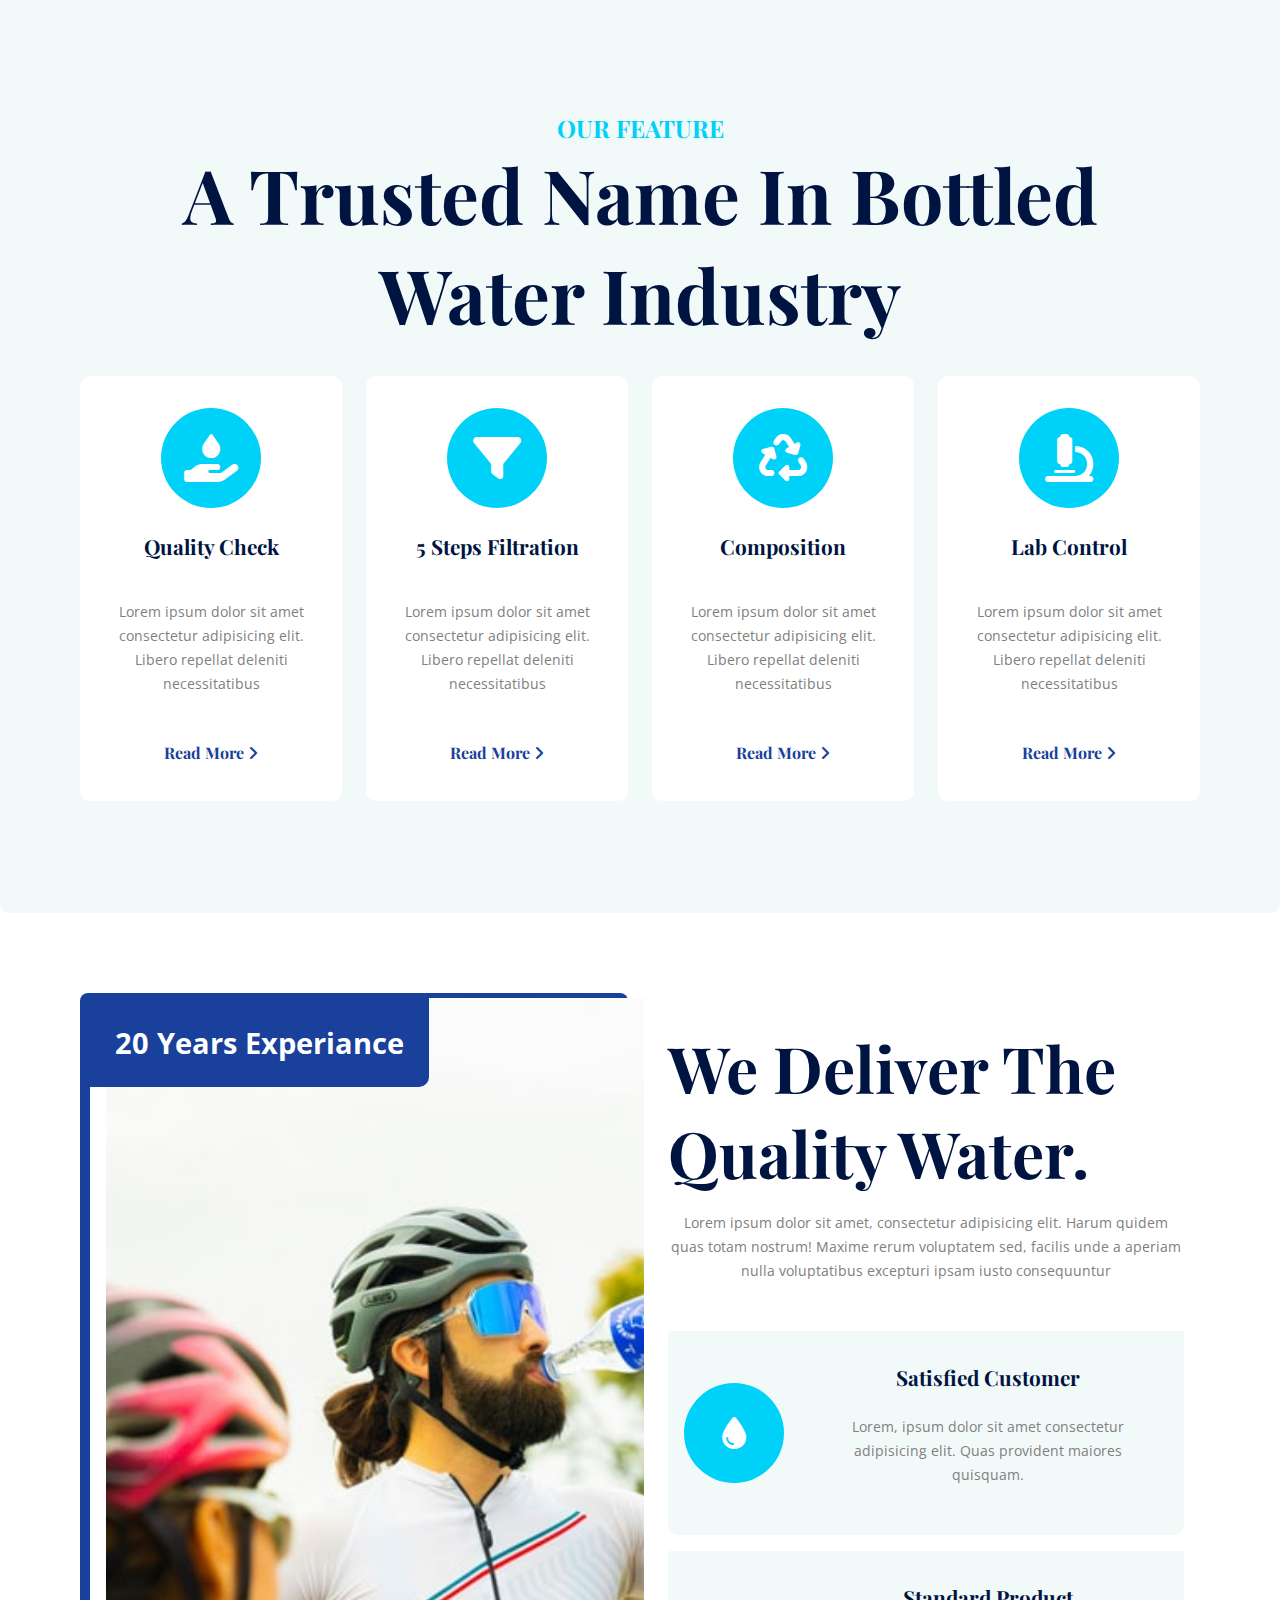
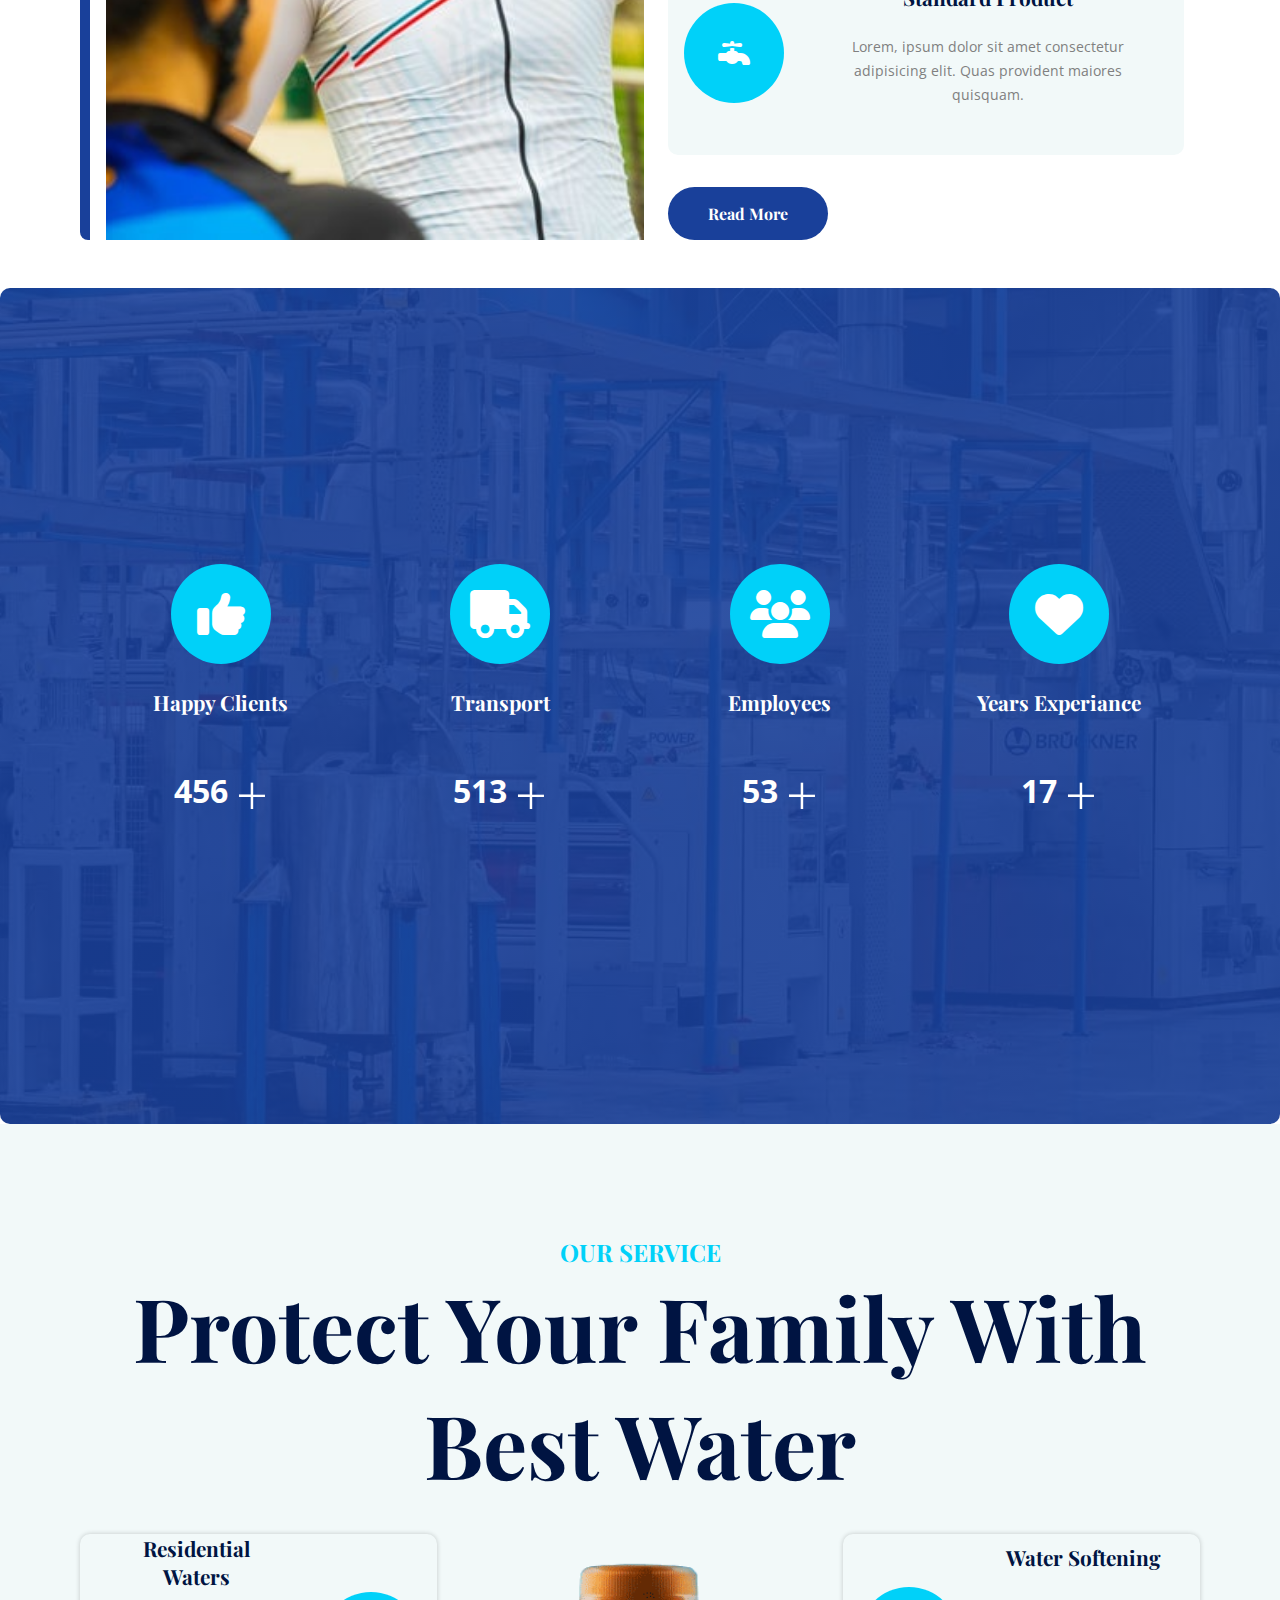
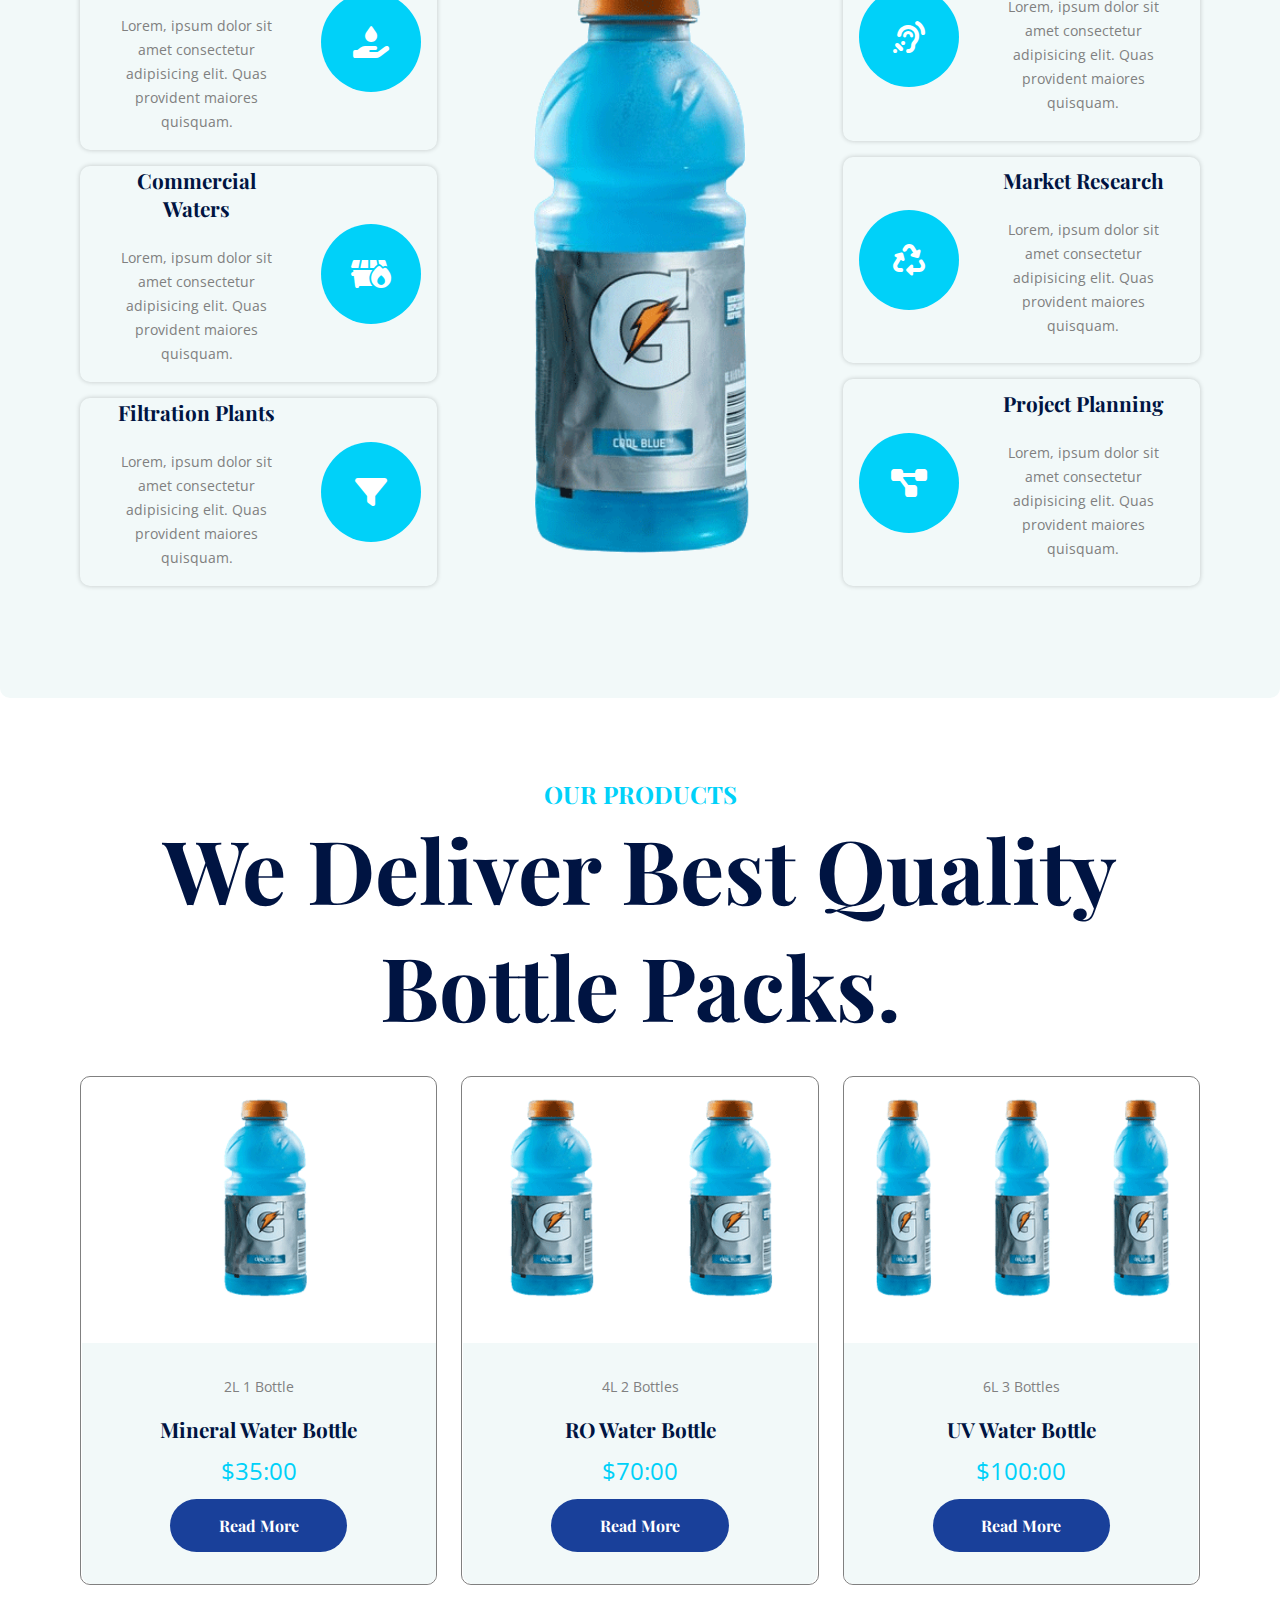
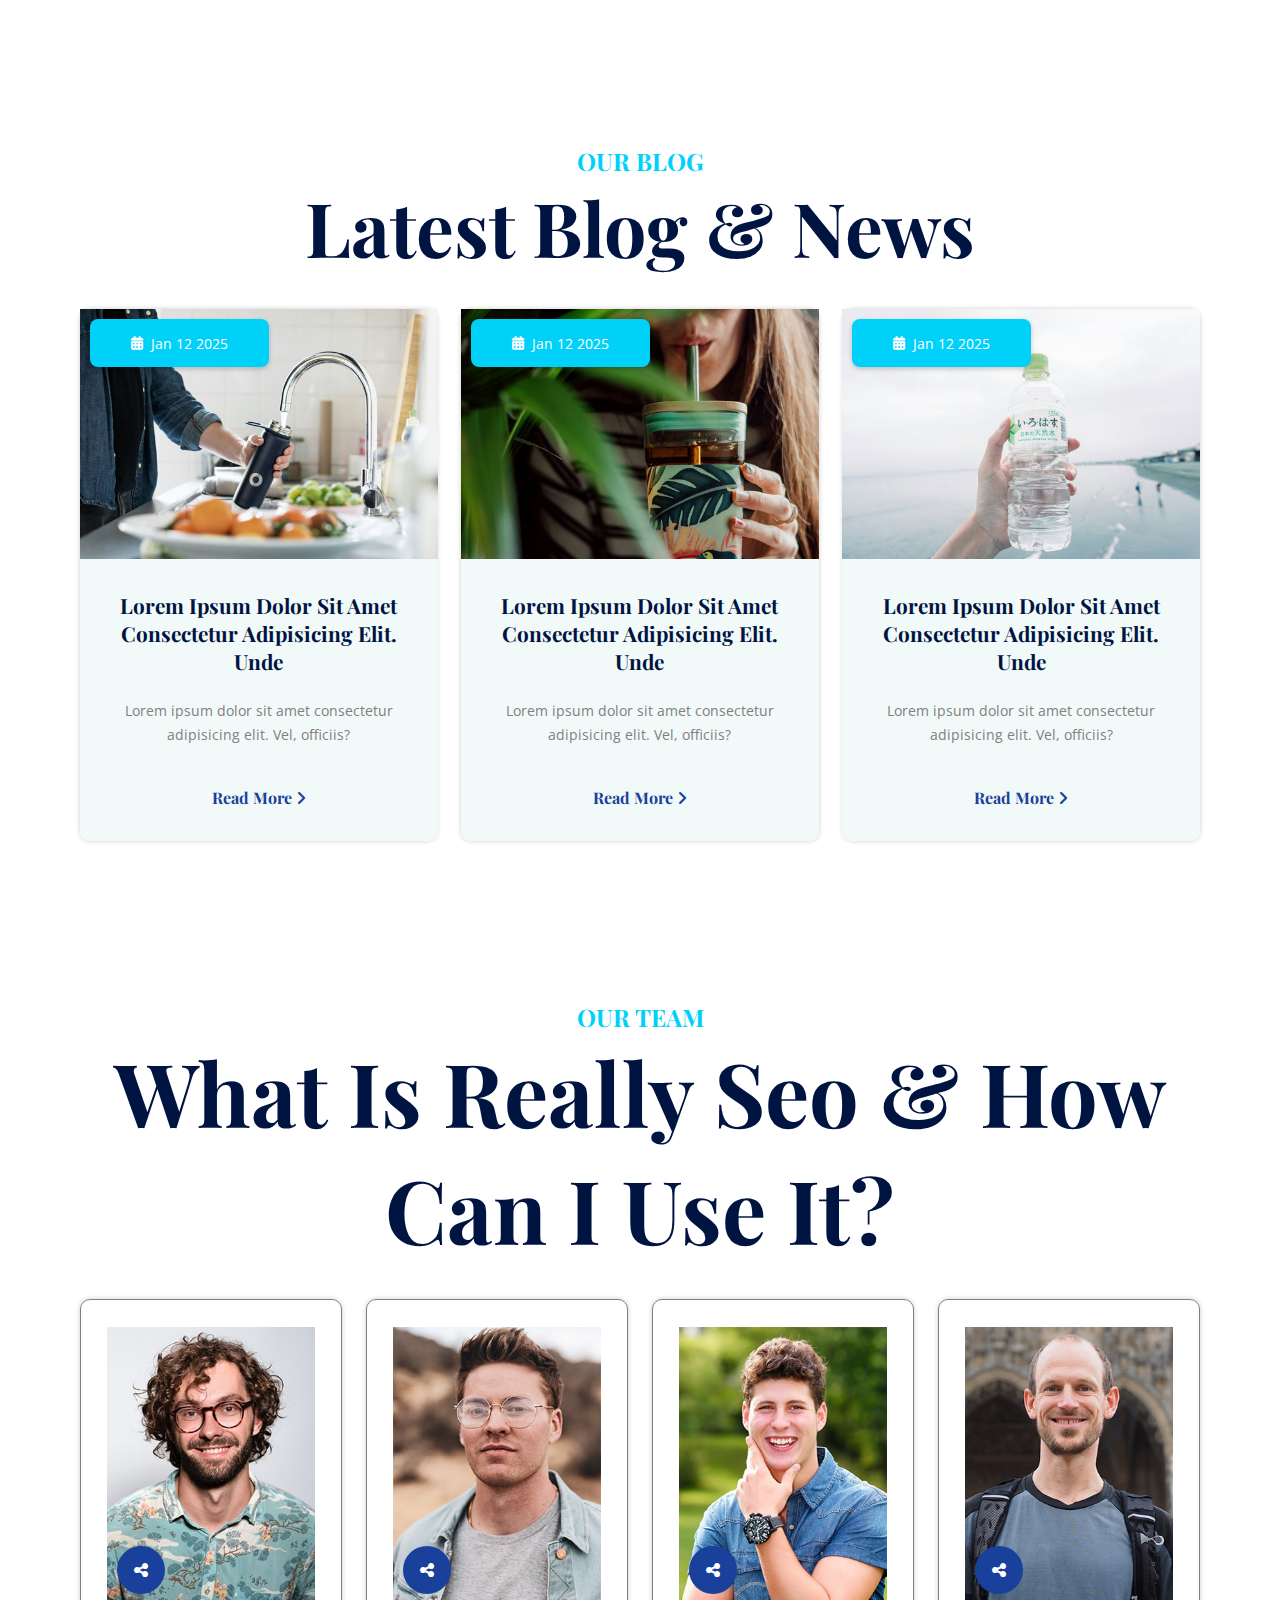
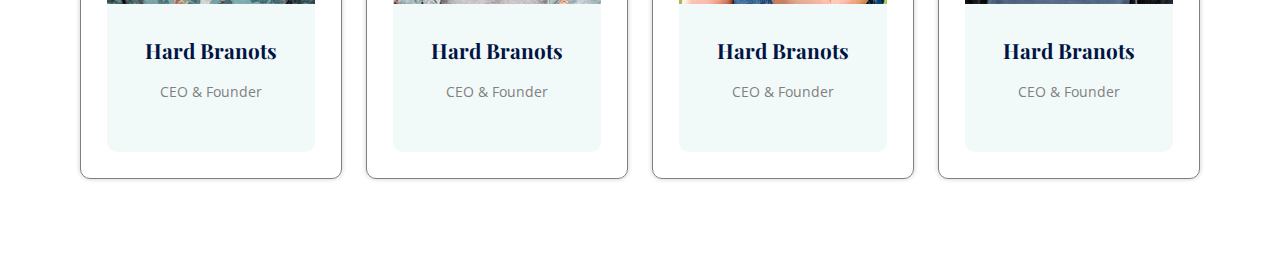
<file: index.html>
<!DOCTYPE html>
<html lang="en">
  <head>
    <meta charset="UTF-8" />
    <meta content="width=device-width, initial-scale=1.0" name="viewport" />
    <meta name="author" content="Engineer Honest" />
    <meta name="description" content="Acuas - Drinking Water Website" />
    <title>Acuas - Home Page</title>

    <!-- Stylesheet -->
    <link rel="stylesheet" href="assets/css/style.css" />

    <!-- Google Web Fonts -->
    <link rel="preconnect" href="https://fonts.googleapis.com" />
    <link rel="preconnect" href="https://fonts.gstatic.com" crossorigin />
    <link
      href="https://fonts.googleapis.com/css2?family=Open+Sans:ital,wdth,wght@0,75..100,300..800;1,75..100,300..800&family=Playfair+Display:ital,wght@0,400..900;1,400..900&display=swap"
      rel="stylesheet"
    />

    <!-- Icons link -->
    <link
      rel="stylesheet"
      href="https://cdnjs.cloudflare.com/ajax/libs/font-awesome/6.7.2/css/all.min.css"
    />
  </head>
  <body>
    <!-- Header -->
    <!-- Hero Section -->

    <!-- Features -->
    <section class="bg-color">
      <div class="container">
        <div class="header">
          <h4>Our Feature</h4>
          <h1>A Trusted Name In Bottled Water Industry</h1>
        </div>

        <!-- Grid 4 Columns -->
        <div class="grid-4-cols">
          <!-- Feature 1 -->
          <div class="flex col bg-white">
            <div class="icon">
              <i class="fas fa-hand-holding-water fa-3x"></i>
            </div>
            <a href="#" class="sub-header">Quality Check</a>
            <p>
              Lorem ipsum dolor sit amet consectetur adipisicing elit. Libero
              repellat deleniti necessitatibus
            </p>
            <a href="#" class="read-more"
              >Read More <i class="fa fa-angle-right"></i
            ></a>
          </div>

          <!-- Feature 2 -->
          <div class="flex col bg-white">
            <div class="icon">
              <i class="fas fa-filter fa-3x"></i>
            </div>
            <a href="#" class="sub-header">5 Steps Filtration</a>
            <p>
              Lorem ipsum dolor sit amet consectetur adipisicing elit. Libero
              repellat deleniti necessitatibus
            </p>
            <a href="#" class="read-more"
              >Read More <i class="fa fa-angle-right"></i
            ></a>
          </div>

          <!-- Feature 3 -->
          <div class="flex col bg-white">
            <div class="icon">
              <i class="fas fa-recycle fa-3x"></i>
            </div>
            <a href="#" class="sub-header">Composition</a>
            <p>
              Lorem ipsum dolor sit amet consectetur adipisicing elit. Libero
              repellat deleniti necessitatibus
            </p>
            <a href="#" class="read-more"
              >Read More <i class="fa fa-angle-right"></i
            ></a>
          </div>

          <!-- Feature 4 -->
          <div class="flex col bg-white">
            <div class="icon">
              <i class="fas fa-microscope fa-3x"></i>
            </div>
            <a href="#" class="sub-header">Lab Control</a>
            <p>
              Lorem ipsum dolor sit amet consectetur adipisicing elit. Libero
              repellat deleniti necessitatibus
            </p>
            <a href="#" class="read-more"
              >Read More <i class="fa fa-angle-right"></i
            ></a>
          </div>
        </div>
      </div>
    </section>

    <!-- About -->
    <div id="about" class="container">
      <div class="grid-2-cols">
        <!-- About Image -->
        <div class="about-img">
          <img src="assets/img/about.jpg" alt="About Image" />
          <div class="about-exp"><span>20 Years Experiance</span></div>
        </div>

        <!-- About Text -->
        <div class="flex col add-gap">
          <div class="header left">
            <h4>About Us</h4>
            <h1>We Deliver The Quality Water.</h1>
          </div>

          <div>
            <p>
              Lorem ipsum dolor sit amet, consectetur adipisicing elit. Harum
              quidem quas totam nostrum! Maxime rerum voluptatem sed, facilis
              unde a aperiam nulla voluptatibus excepturi ipsam iusto
              consequuntur
            </p>
          </div>

          <!-- Grid 1 -->
          <div class="grid-1-col">
            <!-- Item 1 -->
            <div class="bg-color">
              <div class="flex row">
                <div class="icon move">
                  <i class="fas fa-tint fa-2x"></i>
                </div>

                <div class="flex col">
                  <div>
                    <a href="#" class="sub-header">Satisfied Customer</a>
                  </div>
                  <div>
                    <p>
                      Lorem, ipsum dolor sit amet consectetur adipisicing elit.
                      Quas provident maiores quisquam.
                    </p>
                  </div>
                </div>
              </div>
            </div>

            <!-- Item 2 -->
            <div class="bg-color">
              <div class="flex row">
                <div class="icon">
                  <i class="fas fa-faucet fa-2x"></i>
                </div>
                <div class="flex col">
                  <div><a href="#" class="sub-header">Standard Product</a></div>
                  <div>
                    <p>
                      Lorem, ipsum dolor sit amet consectetur adipisicing elit.
                      Quas provident maiores quisquam.
                    </p>
                  </div>
                </div>
              </div>
            </div>
          </div>

          <!-- Read More Button -->
          <a href="#" class="btn">Read More</a>
        </div>
      </div>
    </div>

    <!-- Fact Counter -->
    <div class="bg-image bg-white">
      <div class="container">
        <div class="grid-4-cols">
          <!-- Fact Counter 1 -->
          <div class="flex col">
            <div class="icon">
              <i class="fas fa-thumbs-up fa-3x"></i>
            </div>
            <h4 class="sub-header">Happy Clients</h4>
            <div class="sub-header txt-white">
              456
              <span>+</span>
            </div>
          </div>

          <!-- Fact Counter 2 -->
          <div class="flex col">
            <div class="icon">
              <i class="fas fa-truck fa-3x"></i>
            </div>
            <h4 class="sub-header">Transport</h4>
            <div class="sub-header txt-white">
              513
              <span class="txt-white">+</span>
            </div>
          </div>

          <!-- Fact Counter 3 -->
          <div class="flex col">
            <div class="icon">
              <i class="fas fa-users fa-3x"></i>
            </div>
            <h4 class="sub-header">Employees</h4>
            <div class="sub-header txt-white">
              53
              <span class="txt-white">+</span>
            </div>
          </div>

          <!-- Fact Counter 4 -->
          <div class="flex col">
            <div class="icon">
              <i class="fas fa-heart fa-3x"></i>
            </div>
            <h4 class="sub-header">Years Experiance</h4>
            <div class="sub-header txt-white">
              17
              <span class="txt-white">+</span>
            </div>
          </div>
        </div>
      </div>
    </div>

    <!-- Service Start -->
    <section class="bg-color">
      <div class="container">
        <div class="header size">
          <h4>Our Service</h4>
          <h1>Protect Your Family with Best Water</h1>
        </div>

        <!-- Grid 3 Columns -->
        <div class="grid-3-cols add-gap">
          <div class="grid-1-col add-gap">
            <!-- Service 1 -->
            <div class="flex row shadow">
              <div class="flex col">
                <div>
                  <a href="#" class="sub-header">Residential Waters</a>
                </div>
                <div>
                  <p>
                    Lorem, ipsum dolor sit amet consectetur adipisicing elit.
                    Quas provident maiores quisquam.
                  </p>
                </div>
              </div>
              <div class="icon">
                <i class="fas fa-hand-holding-water fa-2x"></i>
              </div>
            </div>

            <!-- Service 2 -->
            <div class="flex row shadow">
              <div class="flex col">
                <div>
                  <a href="#" class="sub-header">Commercial Waters</a>
                </div>
                <div>
                  <p>
                    Lorem, ipsum dolor sit amet consectetur adipisicing elit.
                    Quas provident maiores quisquam.
                  </p>
                </div>
              </div>
              <div class="icon">
                <i class="fas fa-dumpster-fire fa-2x"></i>
              </div>
            </div>

            <!-- Service 3 -->
            <div class="flex row shadow">
              <div class="flex col">
                <div>
                  <a href="#" class="sub-header">Filtration Plants</a>
                </div>
                <div>
                  <p>
                    Lorem, ipsum dolor sit amet consectetur adipisicing elit.
                    Quas provident maiores quisquam.
                  </p>
                </div>
              </div>

              <div class="icon">
                <i class="fas fa-filter fa-2x"></i>
              </div>
            </div>
          </div>

          <!-- image -->
          <div class="service-img">
            <img src="assets/img/water.png" alt="Water Image" />
          </div>

          <!--  -->
          <div class="grid-1-col add-gap">
            <!-- Service Part 2.1 -->
            <div class="flex row shadow">
              <div class="icon">
                <i class="fas fa-assistive-listening-systems fa-2x"></i>
              </div>

              <div class="flex col">
                <div>
                  <a href="#" class="sub-header">Water Softening</a>
                </div>

                <div>
                  <p>
                    Lorem, ipsum dolor sit amet consectetur adipisicing elit.
                    Quas provident maiores quisquam.
                  </p>
                </div>
              </div>
            </div>

            <!-- Service Part 2.2 -->
            <div class="flex row shadow">
              <div class="icon">
                <i class="fas fa-recycle fa-2x"></i>
              </div>

              <div class="flex col">
                <div><a href="#" class="sub-header">Market Research</a></div>
                <div>
                  <p>
                    Lorem, ipsum dolor sit amet consectetur adipisicing elit.
                    Quas provident maiores quisquam.
                  </p>
                </div>
              </div>
            </div>

            <!-- Service Part 2.3 -->
            <div class="flex row shadow">
              <div class="icon">
                <i class="fas fa-project-diagram fa-2x"></i>
              </div>

              <div class="flex col">
                <div>
                  <a href="#" class="sub-header">Project Planning</a>
                </div>
                <div>
                  <p class="mb-0">
                    Lorem, ipsum dolor sit amet consectetur adipisicing elit.
                    Quas provident maiores quisquam.
                  </p>
                </div>
              </div>
            </div>
          </div>
        </div>
      </div>
    </section>

    <!-- Products Start -->
    <section class="products">
      <div class="container">
        <div class="header size">
          <h4>Our Products</h4>
          <h1>We Deliver Best Quality Bottle Packs.</h1>
        </div>

        <!-- Grid 3 Columns -->
        <div class="grid-3-cols add-gap">
          <!-- Product 3 -->
          <div class="flex col border">
            <div>
              <img src="assets/img/product-3.png" alt="Image" />
            </div>
            <div class="bg-color wid-109">
              <p>2L 1 Bottle</p>
              <a href="#" class="sub-header">Mineral Water Bottle</a>
              <p class="bg-font">$35:00</p>
              <div></div>
              <a href="#" class="btn pro">Read More</a>
            </div>
          </div>

          <!-- Product 2 -->
          <div class="flex col border">
            <div>
              <img
                src="assets/img/product-2.png"
                class="img-fluid w-100 rounded-top"
                alt="Image"
              />
            </div>
            <div class="bg-color wid-109">
              <p>4L 2 Bottles</p>
              <a href="#" class="sub-header">RO Water Bottle</a>
              <p class="bg-font">$70:00</p>
              <a href="#" class="btn pro">Read More</a>
            </div>
          </div>

          <!-- Product 1 -->
          <div class="flex col border">
            <div>
              <img
                src="assets/img/product-1.png"
                class="img-fluid w-100 rounded-top"
                alt="Image"
              />
            </div>
            <div class="bg-color wid-109">
              <p>6L 3 Bottles</p>
              <a href="#" class="sub-header">UV Water Bottle</a>
              <p class="bg-font">$100:00</p>
              <a href="#" class="btn pro">Read More</a>
            </div>
          </div>
        </div>
      </div>
    </section>

    <!-- Blog Start -->
    <section id="blog">
      <div class="container">
        <div class="header">
          <h4>Our Blog</h4>
          <h1>Latest Blog & News</h1>
        </div>

        <!-- Grid 3 Columns -->
        <div class="grid-3-cols add-gap">
          <!-- Blog 1 -->
          <div class="flex col shadow">
            <div class="blog-img-container">
              <img src="assets/img/blog-1.jpg" alt="Blog 1" />
              <div class="icon blog">
                <i class="fa fa-calendar-alt me-1"></i> Jan 12 2025
              </div>
            </div>
            <div class="flex col bg-color wid-110">
              <div>
                <a href="#" class="sub-header"
                  >Lorem ipsum dolor sit amet consectetur adipisicing elit.
                  Unde</a
                >
              </div>

              <div>
                <p>
                  Lorem ipsum dolor sit amet consectetur adipisicing elit. Vel,
                  officiis?
                </p>
              </div>

              <div>
                <a href="#" class="read-more"
                  >Read More <i class="fa fa-angle-right"></i
                ></a>
              </div>
            </div>
          </div>

          <!-- Blog 2 -->
          <div class="flex col shadow">
            <div class="blog-img-container">
              <img src="assets/img/blog-2.jpg" alt="Blog 2" />
              <div class="icon blog">
                <i class="fa fa-calendar-alt me-1"></i> Jan 12 2025
              </div>
            </div>

            <div class="flex col bg-color wid-110">
              <div>
                <a href="#" class="sub-header"
                  >Lorem ipsum dolor sit amet consectetur adipisicing elit.
                  Unde</a
                >
              </div>
              <div>
                <p>
                  Lorem ipsum dolor sit amet consectetur adipisicing elit. Vel,
                  officiis?
                </p>
              </div>
              <div>
                <a href="#" class="read-more"
                  >Read More <i class="fa fa-angle-right"></i
                ></a>
              </div>
            </div>
          </div>

          <!-- Blog 2 -->
          <div class="flex col shadow">
            <div class="blog-img-container">
              <img src="assets/img/blog-3.jpg" alt="Blog 3" />
              <div class="icon blog">
                <i class="fa fa-calendar-alt me-1"></i> Jan 12 2025
              </div>
            </div>
            <div class="flex col bg-color wid-110">
              <div>
                <a href="#" class="sub-header"
                  >Lorem ipsum dolor sit amet consectetur adipisicing elit.
                  Unde</a
                >
              </div>
              <div>
                <p>
                  Lorem ipsum dolor sit amet consectetur adipisicing elit. Vel,
                  officiis?
                </p>
              </div>

              <div>
                <a href="#" class="read-more"
                  >Read More <i class="fa fa-angle-right"></i
                ></a>
              </div>
            </div>
          </div>
        </div>
      </div>
    </section>

    <!-- Our Team -->
    <section id="teams">
      <div class="container">
        <div class="header size">
          <h4 class="text-uppercase text-primary">Our Team</h4>
          <h1 class="display-3 text-capitalize mb-3">
            What is Really seo & How Can I Use It?
          </h1>
        </div>

        <!-- Grid 4 Columns -->
        <div class="grid-4-cols add-gap">
          <!-- Team 1 -->
          <div class="flex col shadow border pad-10">
            <div class="relative">
              <img src="assets/img/team-1.jpg" alt="Image" />
              <!-- Share Icon - always visible -->
              <div class="share-icon-wrapper">
                <a class="icon blue" href="#">
                  <i class="fas fa-share-alt"></i>
                </a>
                <!-- Team icons - appear when hovering the share icon -->
                <div class="team-icon">
                  <a class="icon blue hover" href="#"
                    ><i class="fab fa-facebook-f"></i
                  ></a>
                  <a class="icon blue hover" href="#"
                    ><i class="fab fa-twitter"></i
                  ></a>
                  <a class="icon blue hover" href="#"
                    ><i class="fab fa-linkedin-in"></i
                  ></a>
                  <a class="icon blue hover" href="#"
                    ><i class="fab fa-instagram"></i
                  ></a>
                </div>
              </div>
            </div>
            <div class="bg-color wid-100">
              <h4 class="sub-header txt-black">Hard Branots</h4>
              <p>CEO & Founder</p>
            </div>
          </div>

          <!-- Team 2 -->
          <div class="flex col shadow border pad-10">
            <div class="relative">
              <img src="assets/img/team-2.jpg" alt="Image" />
              <!-- Share Icon - always visible -->
              <div class="share-icon-wrapper">
                <a class="icon blue" href="#">
                  <i class="fas fa-share-alt"></i>
                </a>
                <!-- Team icons - appear when hovering the share icon -->
                <div class="team-icon">
                  <a class="icon blue hover" href="#"
                    ><i class="fab fa-facebook-f"></i
                  ></a>
                  <a class="icon blue hover" href="#"
                    ><i class="fab fa-twitter"></i
                  ></a>
                  <a class="icon blue hover" href="#"
                    ><i class="fab fa-linkedin-in"></i
                  ></a>
                  <a class="icon blue hover" href="#"
                    ><i class="fab fa-instagram"></i
                  ></a>
                </div>
              </div>
            </div>
            <div class="bg-color wid-100">
              <h4 class="sub-header txt-black">Hard Branots</h4>
              <p>CEO & Founder</p>
            </div>
          </div>

          <!-- Team 3 -->
          <div class="flex col shadow border pad-10">
            <div class="relative">
              <img src="assets/img/team-3.jpg" alt="Image" />
              <!-- Share Icon - always visible -->
              <div class="share-icon-wrapper">
                <a class="icon blue" href="#">
                  <i class="fas fa-share-alt"></i>
                </a>
                <!-- Team icons - appear when hovering the share icon -->
                <div class="team-icon">
                  <a class="icon blue hover" href="#"
                    ><i class="fab fa-facebook-f"></i
                  ></a>
                  <a class="icon blue hover" href="#"
                    ><i class="fab fa-twitter"></i
                  ></a>
                  <a class="icon blue hover" href="#"
                    ><i class="fab fa-linkedin-in"></i
                  ></a>
                  <a class="icon blue hover" href="#"
                    ><i class="fab fa-instagram"></i
                  ></a>
                </div>
              </div>
            </div>
            <div class="bg-color wid-100">
              <h4 class="sub-header txt-black">Hard Branots</h4>
              <p>CEO & Founder</p>
            </div>
          </div>

          <!-- Team 4 -->
          <div class="flex col shadow border pad-10">
            <div class="relative">
              <img src="assets/img/team-4.jpg" alt="Image" />
              <!-- Share Icon - always visible -->
              <div class="share-icon-wrapper">
                <a class="icon blue" href="#">
                  <i class="fas fa-share-alt"></i>
                </a>
                <!-- Team icons - appear when hovering the share icon -->
                <div class="team-icon">
                  <a class="icon blue hover" href="#"
                    ><i class="fab fa-facebook-f"></i
                  ></a>
                  <a class="icon blue hover" href="#"
                    ><i class="fab fa-twitter"></i
                  ></a>
                  <a class="icon blue hover" href="#"
                    ><i class="fab fa-linkedin-in"></i
                  ></a>
                  <a class="icon blue hover" href="#"
                    ><i class="fab fa-instagram"></i
                  ></a>
                </div>
              </div>
            </div>
            <div class="bg-color wid-100">
              <h4 class="sub-header txt-black">Hard Branots</h4>
              <p>CEO & Founder</p>
            </div>
          </div>
        </div>
      </div>
    </section>
  </body>
</html>
</file>
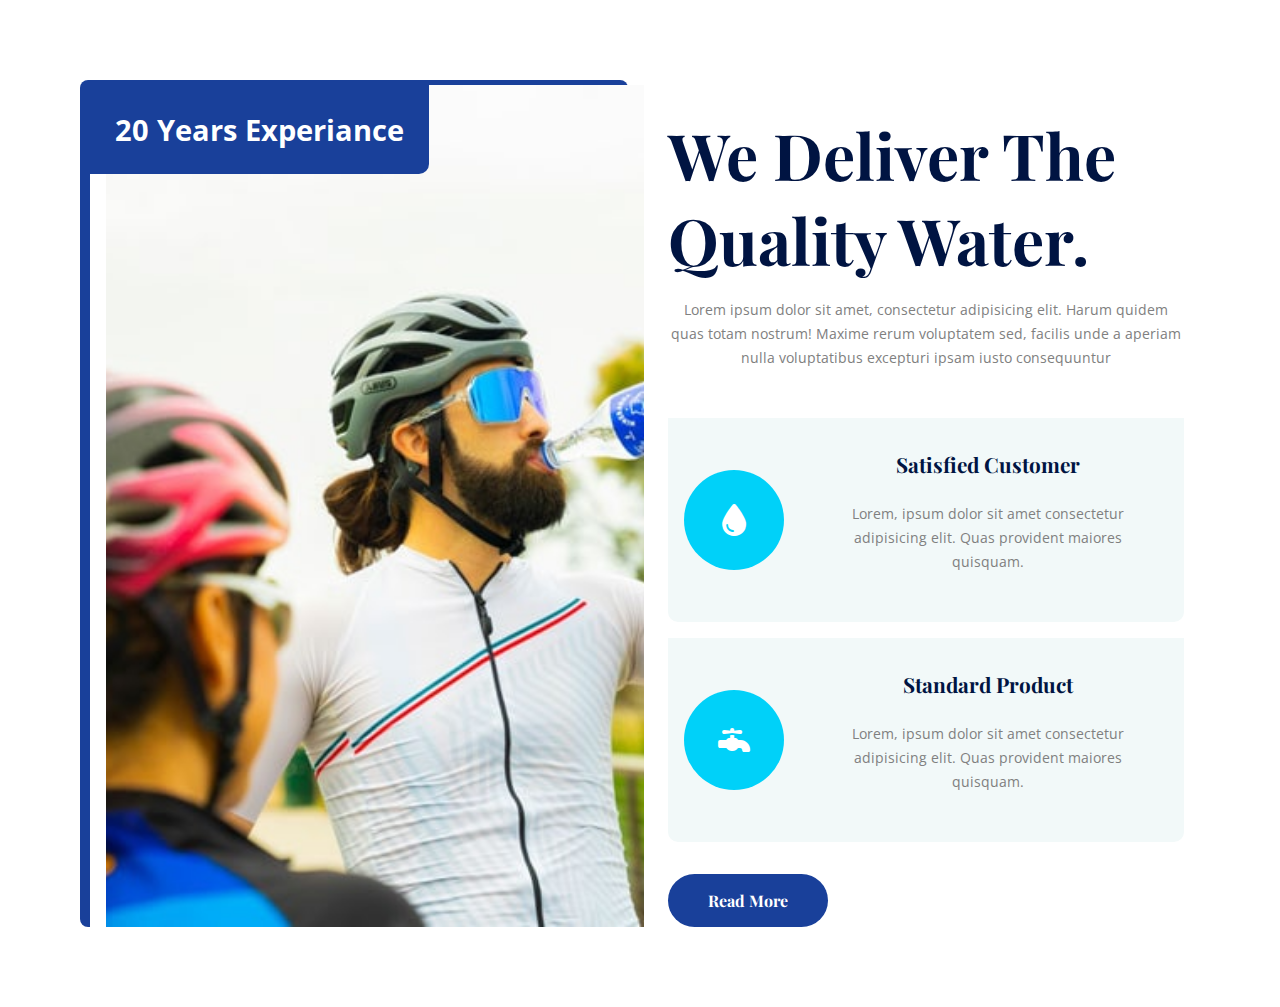
<file: about.html>
<!DOCTYPE html>
<html lang="en">
  <head>
    <meta charset="UTF-8" />
    <meta content="width=device-width, initial-scale=1.0" name="viewport" />
    <meta name="author" content="Engineer Honest" />
    <meta name="description" content="Acuas - Drinking Water Website" />
    <title>Acuas - About Us</title>

    <!-- Stylesheet -->
    <link rel="stylesheet" href="assets/css/style.css" />

    <!-- Google Web Fonts -->
    <link rel="preconnect" href="https://fonts.googleapis.com" />
    <link rel="preconnect" href="https://fonts.gstatic.com" crossorigin />
    <link
      href="https://fonts.googleapis.com/css2?family=Open+Sans:ital,wdth,wght@0,75..100,300..800;1,75..100,300..800&family=Playfair+Display:ital,wght@0,400..900;1,400..900&display=swap"
      rel="stylesheet"
    />

    <!-- Icons link -->
    <link
      rel="stylesheet"
      href="https://cdnjs.cloudflare.com/ajax/libs/font-awesome/6.7.2/css/all.min.css"
    />
  </head>

  <body>
    <!-- About Start -->
    <div class="container">
      <div class="grid-2-cols">
        <!-- About Image -->
        <div class="about-img">
          <img src="assets/img/about.jpg" alt="About Image" />
          <div class="about-exp"><span>20 Years Experiance</span></div>
        </div>

        <!-- About Text -->
        <div class="flex col add-gap">
          <div class="header left">
            <h4>About Us</h4>
            <h1>We Deliver The Quality Water.</h1>
          </div>

          <div>
            <p>
              Lorem ipsum dolor sit amet, consectetur adipisicing elit. Harum
              quidem quas totam nostrum! Maxime rerum voluptatem sed, facilis
              unde a aperiam nulla voluptatibus excepturi ipsam iusto
              consequuntur
            </p>
          </div>

          <!-- Grid 1 -->
          <div class="grid-1-col">
            <!-- Item 1 -->
            <div class="bg-color">
              <div class="flex row">
                <div class="icon move">
                  <i class="fas fa-tint fa-2x"></i>
                </div>

                <div class="flex col">
                  <div>
                    <a href="#" class="sub-header">Satisfied Customer</a>
                  </div>
                  <div>
                    <p>
                      Lorem, ipsum dolor sit amet consectetur adipisicing elit.
                      Quas provident maiores quisquam.
                    </p>
                  </div>
                </div>
              </div>
            </div>

            <!-- Item 2 -->
            <div class="bg-color">
              <div class="flex row">
                <div class="icon">
                  <i class="fas fa-faucet fa-2x"></i>
                </div>
                <div class="flex col">
                  <div><a href="#" class="sub-header">Standard Product</a></div>
                  <div>
                    <p>
                      Lorem, ipsum dolor sit amet consectetur adipisicing elit.
                      Quas provident maiores quisquam.
                    </p>
                  </div>
                </div>
              </div>
            </div>
          </div>

          <!-- Read More Button -->
          <a href="#" class="btn">Read More</a>
        </div>
      </div>
    </div>
  </body>
</html>
</file>
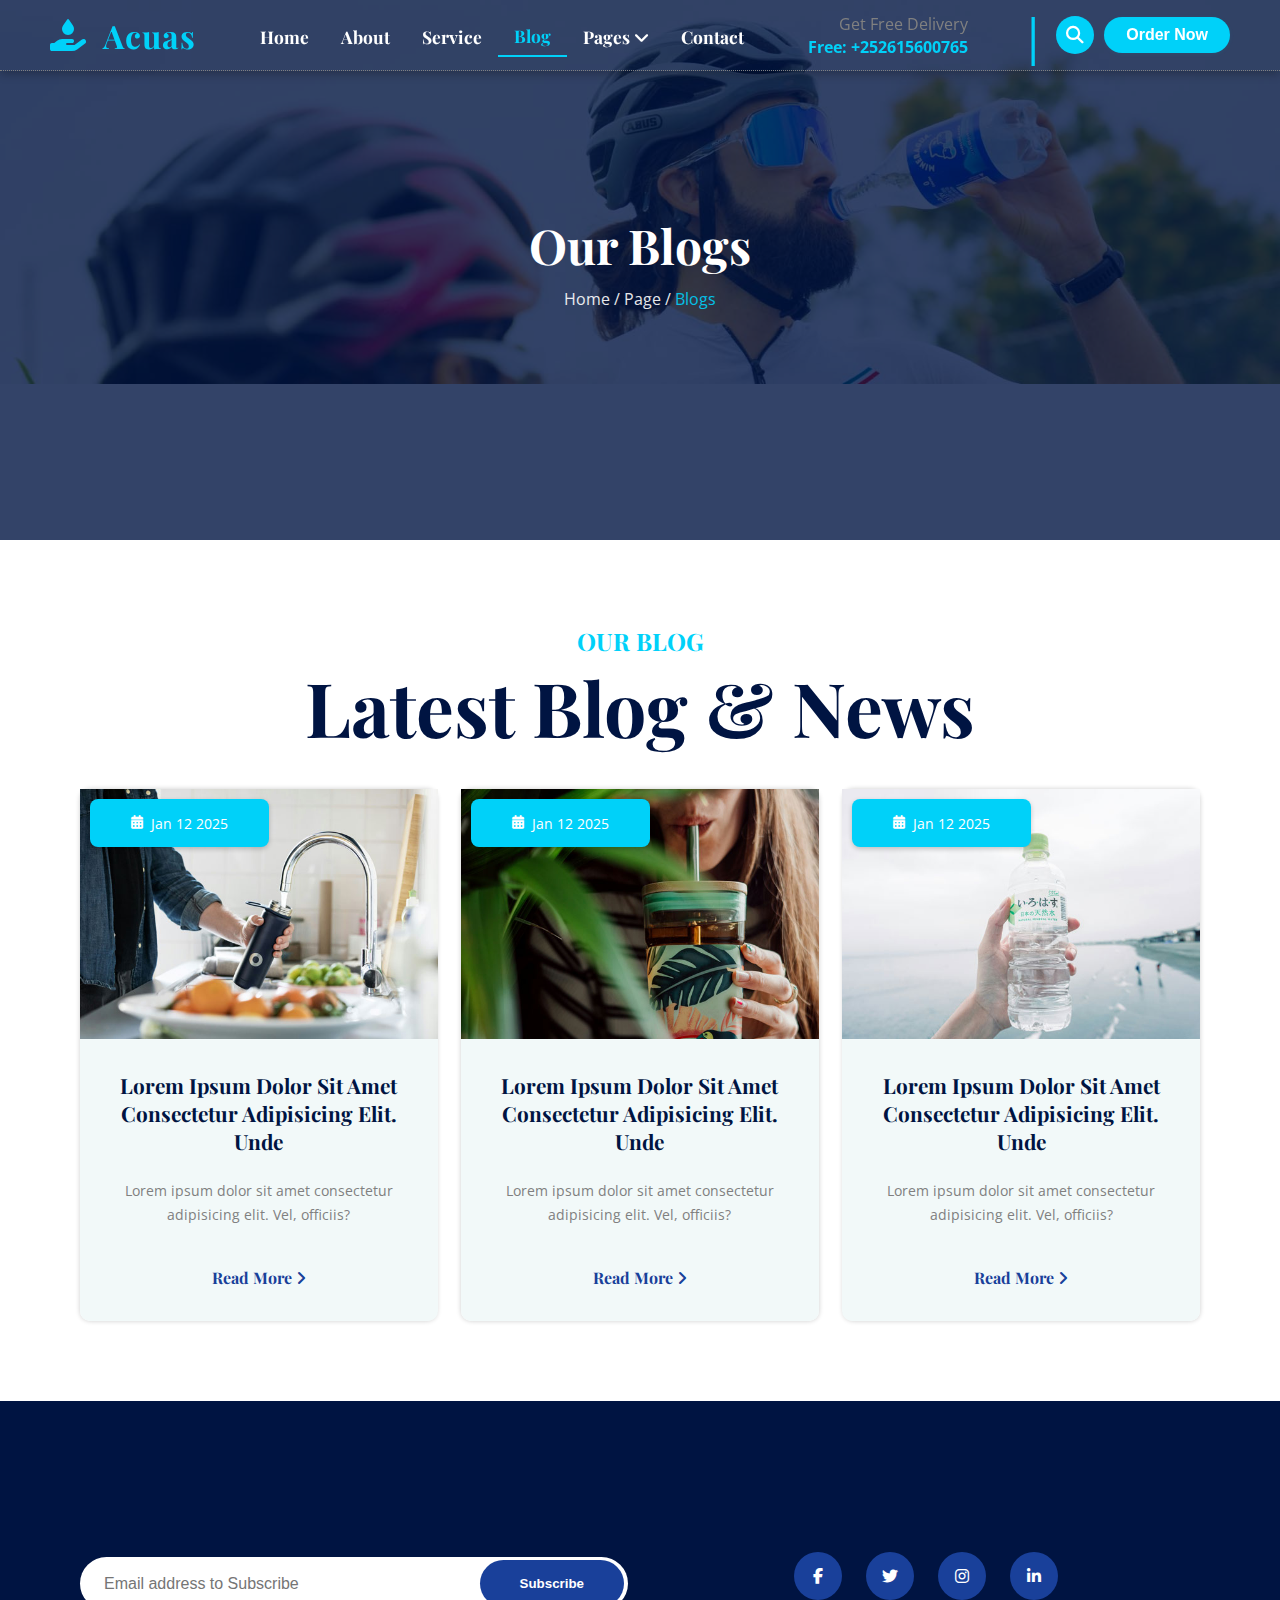
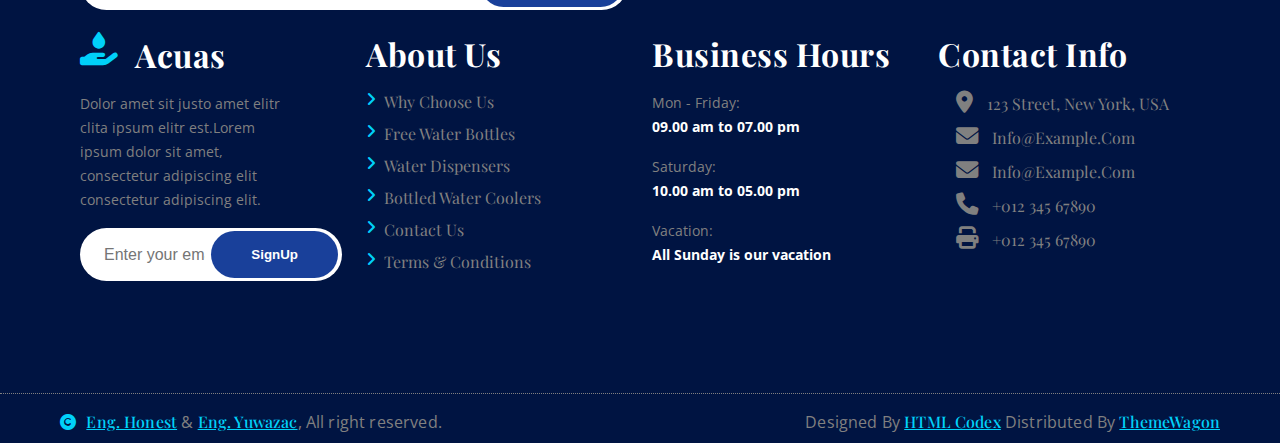
<file: blog.html>
<!DOCTYPE html>
<html lang="en">
  <head>
    <meta charset="UTF-8" />
    <meta content="width=device-width, initial-scale=1.0" name="viewport" />
    <meta name="author" content="Engineer Honest" />
    <meta name="description" content="Acuas - Drinking Water Website" />
    <title>Acuas - Blog Page</title>

    <!-- Stylesheet -->
    <link rel="stylesheet" href="assets/css/style.css" />

    <!-- Google Web Fonts -->
    <link rel="preconnect" href="https://fonts.googleapis.com" />
    <link rel="preconnect" href="https://fonts.gstatic.com" crossorigin />
    <link
      href="https://fonts.googleapis.com/css2?family=Open+Sans:ital,wdth,wght@0,75..100,300..800;1,75..100,300..800&family=Playfair+Display:ital,wght@0,400..900;1,400..900&display=swap"
      rel="stylesheet"
    />

    <!-- Favicon Icon -->
    <link rel="icon" href="assets/img/icon.png" type="image/x-icon" />

    <!-- Icons link -->
    <link
      rel="stylesheet"
      href="https://cdnjs.cloudflare.com/ajax/libs/font-awesome/6.7.2/css/all.min.css"
    />
  </head>

  <body>
    <!-- Header -->
    <header id="navbar" class="navbar">
      <div class="nav-container">
        <!-- Logo -->
        <a href="index.html" class="nav-logo">
          <i class="fas fa-hand-holding-water"></i> Acuas
        </a>
        <!-- Tabs -->
        <nav class="nav-tabs-wrap">
          <ul class="nav-tabs" id="navTabs">
            <li><a href="index.html">Home</a></li>
            <li><a href="about.html">About</a></li>
            <li><a href="service.html">Service</a></li>
            <li class="active"><a href="blog.html">Blog</a></li>
            <li class="dropdown">
              <a href="#" class="dropdown-toggle"
                >Pages <i class="fa fa-angle-down"></i
              ></a>
              <ul class="dropdown-menu">
                <li><a href="feature.html">Our Feature</a></li>
                <li><a href="fact-counter.html">Fact Counter</a></li>
                <li><a href="product.html">Our Product</a></li>
                <li><a href="team.html">Our Team</a></li>
                <li><a href="testimonial.html">Testimonial</a></li>
                <li><a href="404.html">404 Page</a></li>
              </ul>
            </li>
            <li><a href="contact.html">Contact</a></li>
          </ul>
        </nav>
        <!-- Get Free Delivery -->
        <div class="nav-info">
          <span>Get Free Delivery</span>
          <span class="phone">Free: +252615600765</span>
        </div>

        <!-- Bar + Search + Order -->
        <div class="nav-actions">
          <div class="bar">
            <span>|</span>
          </div>
          <button class="search-btn" aria-label="Search">
            <i class="fa fa-search"></i>
          </button>
          <button class="nav-btn primary">Order Now</button>
        </div>
        <!-- Mobile Toggle -->
        <div class="nav-toggle" id="navToggle">
          <i class="fas fa-bars"></i>
        </div>
      </div>
    </header>

    <!-- Hero -->
    <section class="overlay hero-section">
      <img src="assets/img/breadcrumb.jpg" alt="Image 1" />

      <div class="hero-content">
        <h1>Our Blogs</h1>
        <p>
          Home <span>/</span> <span>Page</span> <span>/</span>
          <span class="txt-primary">Blogs</span>
        </p>
      </div>
    </section>

    <!-- Blog Start -->
    <section id="blog">
      <div class="container">
        <div class="header">
          <h4>Our Blog</h4>
          <h1>Latest Blog & News</h1>
        </div>

        <!-- Grid 3 Columns -->
        <div class="grid-3-cols add-gap">
          <!-- Blog 1 -->
          <div class="flex col shadow">
            <div class="blog-img-container">
              <img src="assets/img/blog-1.jpg" alt="Blog 1" />
              <div class="icon blog">
                <i class="fa fa-calendar-alt me-1"></i> Jan 12 2025
              </div>
            </div>
            <div class="flex col bg-color wid-110">
              <div>
                <a href="#" class="sub-header"
                  >Lorem ipsum dolor sit amet consectetur adipisicing elit.
                  Unde</a
                >
              </div>

              <div>
                <p>
                  Lorem ipsum dolor sit amet consectetur adipisicing elit. Vel,
                  officiis?
                </p>
              </div>

              <div>
                <a href="#" class="read-more"
                  >Read More <i class="fa fa-angle-right"></i
                ></a>
              </div>
            </div>
          </div>

          <!-- Blog 2 -->
          <div class="flex col shadow">
            <div class="blog-img-container">
              <img src="assets/img/blog-2.jpg" alt="Blog 2" />
              <div class="icon blog">
                <i class="fa fa-calendar-alt me-1"></i> Jan 12 2025
              </div>
            </div>

            <div class="flex col bg-color wid-110">
              <div>
                <a href="#" class="sub-header"
                  >Lorem ipsum dolor sit amet consectetur adipisicing elit.
                  Unde</a
                >
              </div>
              <div>
                <p>
                  Lorem ipsum dolor sit amet consectetur adipisicing elit. Vel,
                  officiis?
                </p>
              </div>
              <div>
                <a href="#" class="read-more"
                  >Read More <i class="fa fa-angle-right"></i
                ></a>
              </div>
            </div>
          </div>

          <!-- Blog 2 -->
          <div class="flex col shadow">
            <div class="blog-img-container">
              <img src="assets/img/blog-3.jpg" alt="Blog 3" />
              <div class="icon blog">
                <i class="fa fa-calendar-alt me-1"></i> Jan 12 2025
              </div>
            </div>
            <div class="flex col bg-color wid-110">
              <div>
                <a href="#" class="sub-header"
                  >Lorem ipsum dolor sit amet consectetur adipisicing elit.
                  Unde</a
                >
              </div>
              <div>
                <p>
                  Lorem ipsum dolor sit amet consectetur adipisicing elit. Vel,
                  officiis?
                </p>
              </div>

              <div>
                <a href="#" class="read-more"
                  >Read More <i class="fa fa-angle-right"></i
                ></a>
              </div>
            </div>
          </div>
        </div>
      </div>
    </section>

    <!-- Footer Start -->
    <footer class="footer">
      <div class="container">
        <div class="grid-2-cols">
          <!-- Grid Part 2  -->
          <div>
            <form class="footer-signup">
              <input type="text" placeholder="Email address to Subscribe" />
              <button type="submit" class="btn">Subscribe</button>
            </form>
          </div>

          <!-- Grid Part 2  -->
          <div class="footer-socials flex row">
            <a
              class="icon blue hover"
              href="https://www.facebook.com/injineermaxameddaacad"
              target="_blank"
              rel="noopener noreferrer"
              aria-label="Chat with Eng. Honest on Facebook"
              ><i class="fab fa-facebook-f"></i
            ></a>
            <a
              class="icon blue hover"
              href="https://www.x.com/injineerdaacad"
              target="_blank"
              rel="noopener noreferrer"
              aria-label="Chat with Eng. Honest on Twitter"
              ><i class="fab fa-twitter"></i
            ></a>
            <a
              class="icon blue hover"
              href="https://www.instagram.com/injineer.daacad"
              rel="noopener noreferrer"
              aria-label="Chat with Eng. Honest on Instagram"
              target="_blank"
              ><i class="fab fa-instagram"></i
            ></a>
            <a
              class="icon blue hover"
              href="https://www.linkedin.com/in/injineerdaacad"
              rel="noopener noreferrer"
              aria-label="Chat with Eng. Honest on linkedin"
              target="_blank"
              ><i class="fab fa-linkedin-in"></i
            ></a>
          </div>
        </div>

        <br />
        <div class="grid-4-cols add-gap">
          <div class="footer-col">
            <div>
              <h3>
                <i class="fas fa-hand-holding-water txt-primary"></i>
                <span class="sub-header txt-white">Acuas</span>
              </h3>
            </div>

            <div>
              <p>
                Dolor amet sit justo amet elitr <br />
                clita ipsum elitr est.Lorem <br />
                ipsum dolor sit amet, <br />
                consectetur adipiscing elit<br />
                consectetur adipiscing elit.
              </p>
              <form class="footer-signup">
                <input type="text" placeholder="Enter your email" />
                <button type="submit" class="btn">SignUp</button>
              </form>
            </div>
          </div>

          <div class="footer-col free-6">
            <h4 class="sub-header txt-white">About Us</h4>
            <ul>
              <li><a href="#">Why Choose Us</a></li>
              <li><a href="#">Free Water Bottles</a></li>
              <li><a href="#">Water Dispensers</a></li>
              <li><a href="#">Bottled Water Coolers</a></li>
              <li><a href="#">Contact us</a></li>
              <li><a href="#">Terms & Conditions</a></li>
            </ul>
          </div>

          <div class="footer-col">
            <h4 class="sub-header txt-white">Business Hours</h4>
            <p>
              <span>Mon - Friday:</span><br /><b class="txt-white"
                >09.00 am to 07.00 pm</b
              >
            </p>
            <p>
              <span>Saturday:</span><br /><b class="txt-white"
                >10.00 am to 05.00 pm</b
              >
            </p>
            <p>
              <span>Vacation:</span><br /><b class="txt-white"
                >All Sunday is our vacation</b
              >
            </p>
          </div>
          <div class="footer-col">
            <div><h4 class="sub-header txt-white">Contact Info</h4></div>
            <div>
              <ul>
                <li>
                  <a>
                    <i class="fa fa-map-marker-alt"></i> 123 Street, New York,
                    USA
                  </a>
                </li>
                <li>
                  <a><i class="fas fa-envelope"></i> info@example.com</a>
                </li>
                <li>
                  <a><i class="fas fa-envelope"></i> info@example.com</a>
                </li>
                <li>
                  <a><i class="fas fa-phone"></i> +012 345 67890</a>
                </li>
                <li>
                  <a><i class="fas fa-print"></i> +012 345 67890</a>
                </li>
              </ul>
            </div>
          </div>
        </div>
      </div>
    </footer>
    <div class="copyright">
      <div class="copyright-content">
        <span>
          <i class="fa fa-copyright"></i>
          <a
            href="https://wa.me/252615600765"
            target="_blank"
            rel="noopener noreferrer"
            aria-label="Chat with Eng. Honest on WhatsApp"
            >Eng. Honest</a
          >
          <span>& </span>
          <a
            href="https://wa.me/60187679327"
            target="_blank"
            rel="noopener noreferrer"
            aria-label="Chat with Eng. Yuwazac on WhatsApp"
          >
            Eng. Yuwazac</a
          >, All right reserved.
        </span>
        <span>
          Designed By <a href="https://htmlcodex.com">HTML Codex</a> Distributed
          By <a href="https://themewagon.com">ThemeWagon</a>
        </span>
      </div>
    </div>
    <button
      type="button"
      class="back-to-top"
      onclick="scrollToTop()"
      aria-label="Back to top of page"
    >
      <i class="fa fa-arrow-up" aria-hidden="true"></i>
    </button>

    <!-- JS -->
    <script src="assets/js/script.js"></script>
  </body>
</html>
</file>
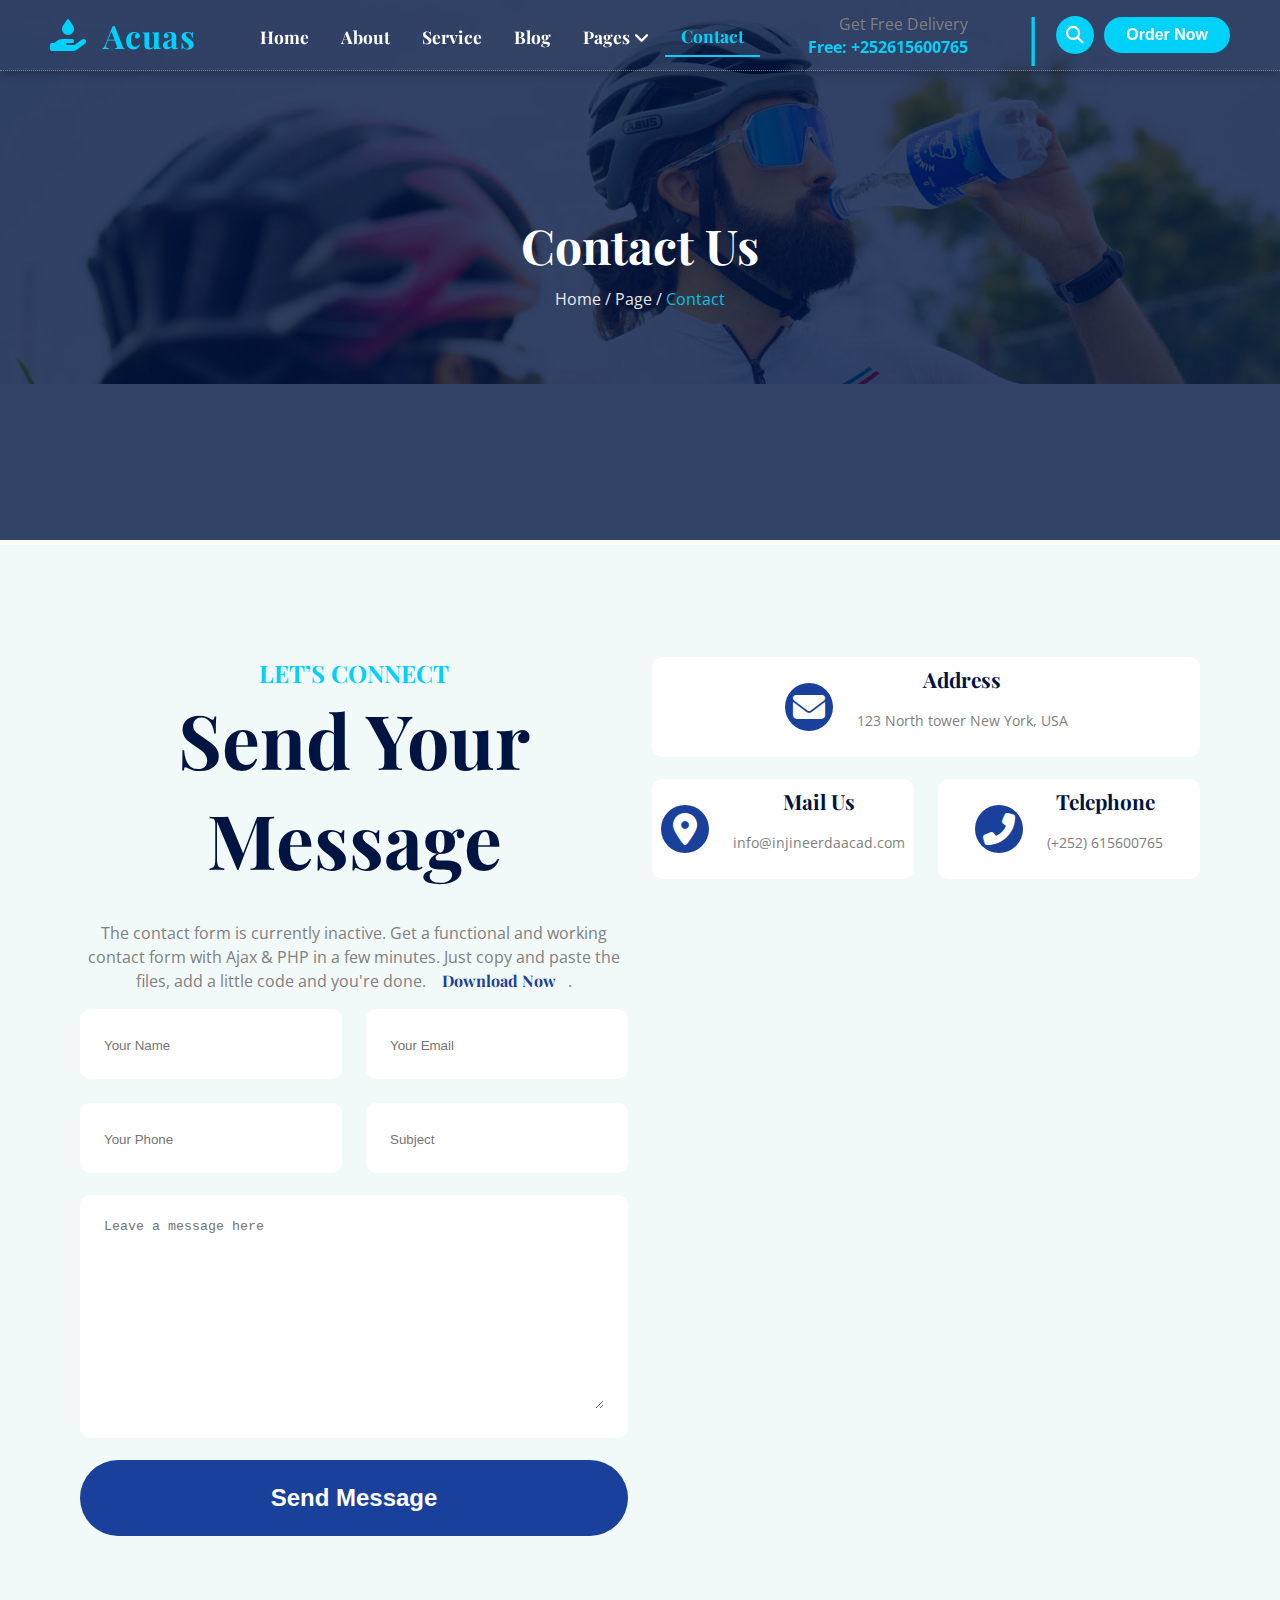
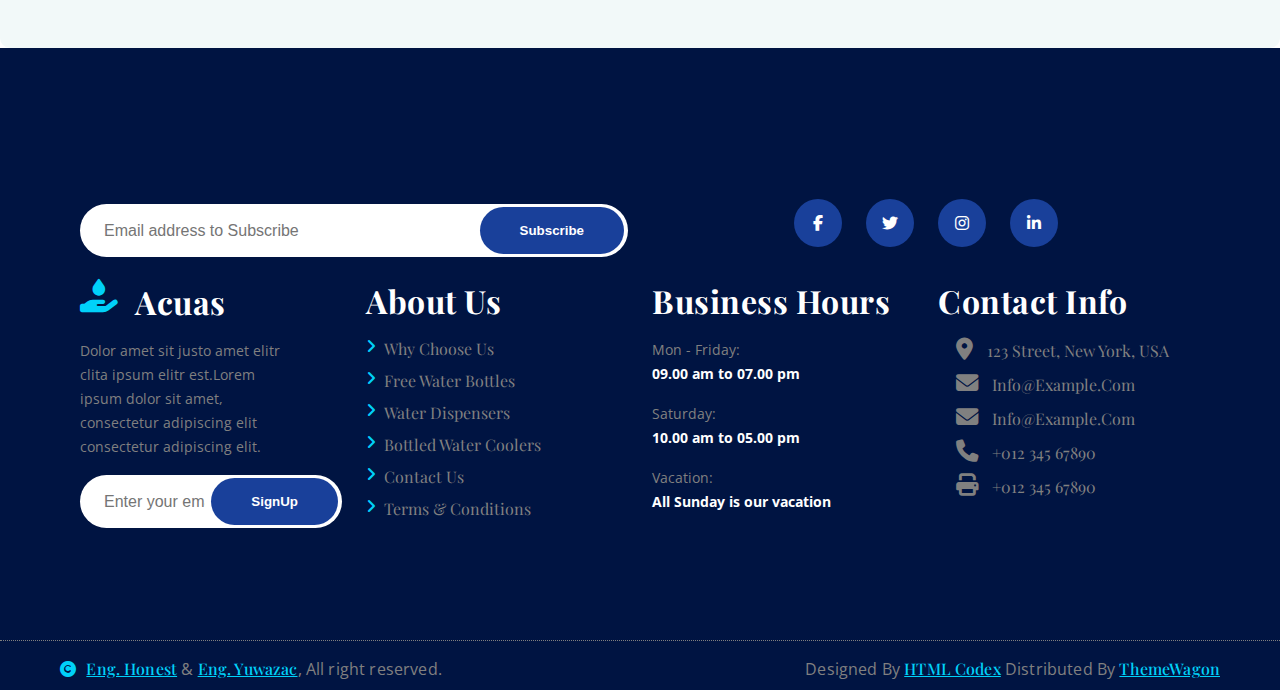
<file: contact.html>
<!DOCTYPE html>
<html lang="en">
  <head>
    <meta charset="UTF-8" />
    <meta content="width=device-width, initial-scale=1.0" name="viewport" />
    <meta name="author" content="Engineer Honest" />
    <meta name="description" content="Acuas - Drinking Water Website" />
    <title>Acuas - Contact Us</title>

    <!-- Stylesheet -->
    <link rel="stylesheet" href="assets/css/style.css" />

    <!-- Google Web Fonts -->
    <link rel="preconnect" href="https://fonts.googleapis.com" />
    <link rel="preconnect" href="https://fonts.gstatic.com" crossorigin />
    <link
      href="https://fonts.googleapis.com/css2?family=Open+Sans:ital,wdth,wght@0,75..100,300..800;1,75..100,300..800&family=Playfair+Display:ital,wght@0,400..900;1,400..900&display=swap"
      rel="stylesheet"
    />

    <!-- Favicon Icon -->
    <link rel="icon" href="assets/img/icon.png" type="image/x-icon" />

    <!-- Icons link -->
    <link
      rel="stylesheet"
      href="https://cdnjs.cloudflare.com/ajax/libs/font-awesome/6.7.2/css/all.min.css"
    />
  </head>

  <body>
    <!-- Header -->
    <header id="navbar" class="navbar">
      <div class="nav-container">
        <!-- Logo -->
        <a href="index.html" class="nav-logo">
          <i class="fas fa-hand-holding-water"></i> Acuas
        </a>
        <!-- Tabs -->
        <nav class="nav-tabs-wrap">
          <ul class="nav-tabs" id="navTabs">
            <li><a href="index.html">Home</a></li>
            <li><a href="about.html">About</a></li>
            <li><a href="service.html">Service</a></li>
            <li><a href="blog.html">Blog</a></li>
            <li class="dropdown">
              <a href="#" class="dropdown-toggle"
                >Pages <i class="fa fa-angle-down"></i
              ></a>
              <ul class="dropdown-menu">
                <li><a href="feature.html">Our Feature</a></li>
                <li><a href="fact-counter.html">Fact Counter</a></li>
                <li><a href="product.html">Our Product</a></li>
                <li><a href="team.html">Our Team</a></li>
                <li><a href="testimonial.html">Testimonial</a></li>
                <li><a href="404.html">404 Page</a></li>
              </ul>
            </li>
            <li class="active"><a href="contact.html">Contact</a></li>
          </ul>
        </nav>
        <!-- Get Free Delivery -->
        <div class="nav-info">
          <span>Get Free Delivery</span>
          <span class="phone">Free: +252615600765</span>
        </div>

        <!-- Bar + Search + Order -->
        <div class="nav-actions">
          <div class="bar">
            <span>|</span>
          </div>
          <button class="search-btn" aria-label="Search">
            <i class="fa fa-search"></i>
          </button>
          <button class="nav-btn primary">Order Now</button>
        </div>
        <!-- Mobile Toggle -->
        <div class="nav-toggle" id="navToggle">
          <i class="fas fa-bars"></i>
        </div>
      </div>
    </header>

    <!-- Hero -->
    <section class="overlay hero-section">
      <img src="assets/img/breadcrumb.jpg" alt="Image 1" />

      <div class="hero-content">
        <h1>Contact Us</h1>
        <p>
          Home <span>/</span> <span>Page</span> <span>/</span>
          <span class="txt-primary">Contact</span>
        </p>
      </div>
    </section>

    <!-- Contact Start -->
    <section id="contact" class="bg-color">
      <div class="container">
        <!-- Grid part 1 -->
        <div class="grid-2-cols add-gap">
          <div>
            <div class="header">
              <h4>Let’s Connect</h4>
              <h1>Send Your Message</h1>
              <p class="size">
                The contact form is currently inactive. Get a functional and
                working contact form with Ajax & PHP in a few minutes. Just copy
                and paste the files, add a little code and you're done.
                <a class="read-more" href="https://htmlcodex.com/contact-form"
                  >Download Now</a
                >.
              </p>
            </div>

            <!-- Form -->
            <div class="form">
              <div class="grid-2-cols">
                <!-- Name -->
                <div class="bg-white input">
                  <input type="text" id="name" placeholder="Your Name" />
                </div>

                <!-- Email -->
                <div class="bg-white input">
                  <input
                    type="email"
                    class="form-control border-0"
                    id="email"
                    placeholder="Your Email"
                  />
                </div>

                <!-- Phone -->
                <div class="bg-white input">
                  <input
                    type="phone"
                    class="form-control border-0"
                    id="phone"
                    placeholder="Your Phone"
                  />
                </div>

                <!-- Subject -->
                <div class="bg-white input">
                  <input
                    type="text"
                    class="form-control border-0"
                    id="subject"
                    placeholder="Subject"
                  />
                </div>
              </div>

              <br />
              <div class="bg-white input">
                <textarea placeholder="Leave a message here"></textarea>
              </div>
              <br />
              <div>
                <button class="btn full-width">Send Message</button>
              </div>
            </div>
          </div>

          <!-- Grid part 2 -->
          <div id="contact-2">
            <!-- Address -->
            <div id="address" class="flex row bg-white pad-half">
              <div class="icon blue"><i class="fas fa-envelope fa-2x"></i></div>
              <div>
                <h4 class="sub-header">Address</h4>
                <p>123 North tower New York, USA</p>
              </div>
            </div>
            <br />
            <div class="grid-2-cols">
              <!-- Mail Us -->
              <div id="mail" class="flex row bg-white pad-half">
                <div class="icon blue">
                  <i class="fas fa-map-marker-alt fa-2x"></i>
                </div>
                <div>
                  <h4 class="sub-header">Mail Us</h4>
                  <p>info@injineerdaacad.com</p>
                </div>
              </div>

              <!-- Telephone -->
              <div id="tel" class="flex row bg-white pad-half">
                <div class="icon blue">
                  <i class="fa fa-phone-alt fa-2x"></i>
                </div>
                <div>
                  <h4 class="sub-header">Telephone</h4>
                  <p>(+252) 615600765</p>
                </div>
              </div>
            </div>
            <br />
            <!-- Map -->
            <div id="map">
              <iframe
                src="https://www.google.com/maps/embed?pb=!1m14!1m12!1m3!1d1726.0916888126637!2d45.312701463234255!3d2.0330982130102955!2m3!1f0!2f0!3f0!3m2!1i1024!2i768!4f13.1!5e1!3m2!1sen!2sso!4v1741973520583!5m2!1sen!2sso"
                style="border: 0"
                allowfullscreen
                loading="lazy"
                referrerpolicy="no-referrer-when-downgrade"
              ></iframe>
            </div>
          </div>
        </div>
      </div>
    </section>

    <!-- Footer Start -->
    <footer class="footer">
      <div class="container">
        <div class="grid-2-cols">
          <!-- Grid Part 2  -->
          <div>
            <form class="footer-signup">
              <input type="text" placeholder="Email address to Subscribe" />
              <button type="submit" class="btn">Subscribe</button>
            </form>
          </div>

          <!-- Grid Part 2  -->
          <div class="footer-socials flex row">
            <a
              class="icon blue hover"
              href="https://www.facebook.com/injineermaxameddaacad"
              target="_blank"
              rel="noopener noreferrer"
              aria-label="Chat with Eng. Honest on Facebook"
              ><i class="fab fa-facebook-f"></i
            ></a>
            <a
              class="icon blue hover"
              href="https://www.x.com/injineerdaacad"
              target="_blank"
              rel="noopener noreferrer"
              aria-label="Chat with Eng. Honest on Twitter"
              ><i class="fab fa-twitter"></i
            ></a>
            <a
              class="icon blue hover"
              href="https://www.instagram.com/injineer.daacad"
              rel="noopener noreferrer"
              aria-label="Chat with Eng. Honest on Instagram"
              target="_blank"
              ><i class="fab fa-instagram"></i
            ></a>
            <a
              class="icon blue hover"
              href="https://www.linkedin.com/in/injineerdaacad"
              rel="noopener noreferrer"
              aria-label="Chat with Eng. Honest on linkedin"
              target="_blank"
              ><i class="fab fa-linkedin-in"></i
            ></a>
          </div>
        </div>

        <br />
        <div class="grid-4-cols add-gap">
          <div class="footer-col">
            <div>
              <h3>
                <i class="fas fa-hand-holding-water txt-primary"></i>
                <span class="sub-header txt-white">Acuas</span>
              </h3>
            </div>

            <div>
              <p>
                Dolor amet sit justo amet elitr <br />
                clita ipsum elitr est.Lorem <br />
                ipsum dolor sit amet, <br />
                consectetur adipiscing elit<br />
                consectetur adipiscing elit.
              </p>
              <form class="footer-signup">
                <input type="text" placeholder="Enter your email" />
                <button type="submit" class="btn">SignUp</button>
              </form>
            </div>
          </div>

          <div class="footer-col free-6">
            <h4 class="sub-header txt-white">About Us</h4>
            <ul>
              <li><a href="#">Why Choose Us</a></li>
              <li><a href="#">Free Water Bottles</a></li>
              <li><a href="#">Water Dispensers</a></li>
              <li><a href="#">Bottled Water Coolers</a></li>
              <li><a href="#">Contact us</a></li>
              <li><a href="#">Terms & Conditions</a></li>
            </ul>
          </div>

          <div class="footer-col">
            <h4 class="sub-header txt-white">Business Hours</h4>
            <p>
              <span>Mon - Friday:</span><br /><b class="txt-white"
                >09.00 am to 07.00 pm</b
              >
            </p>
            <p>
              <span>Saturday:</span><br /><b class="txt-white"
                >10.00 am to 05.00 pm</b
              >
            </p>
            <p>
              <span>Vacation:</span><br /><b class="txt-white"
                >All Sunday is our vacation</b
              >
            </p>
          </div>
          <div class="footer-col">
            <div><h4 class="sub-header txt-white">Contact Info</h4></div>
            <div>
              <ul>
                <li>
                  <a>
                    <i class="fa fa-map-marker-alt"></i> 123 Street, New York,
                    USA
                  </a>
                </li>
                <li>
                  <a><i class="fas fa-envelope"></i> info@example.com</a>
                </li>
                <li>
                  <a><i class="fas fa-envelope"></i> info@example.com</a>
                </li>
                <li>
                  <a><i class="fas fa-phone"></i> +012 345 67890</a>
                </li>
                <li>
                  <a><i class="fas fa-print"></i> +012 345 67890</a>
                </li>
              </ul>
            </div>
          </div>
        </div>
      </div>
    </footer>
    <div class="copyright">
      <div class="copyright-content">
        <span>
          <i class="fa fa-copyright"></i>
          <a
            href="https://wa.me/252615600765"
            target="_blank"
            rel="noopener noreferrer"
            aria-label="Chat with Eng. Honest on WhatsApp"
            >Eng. Honest</a
          >
          <span>& </span>
          <a
            href="https://wa.me/60187679327"
            target="_blank"
            rel="noopener noreferrer"
            aria-label="Chat with Eng. Yuwazac on WhatsApp"
          >
            Eng. Yuwazac</a
          >, All right reserved.
        </span>
        <span>
          Designed By <a href="https://htmlcodex.com">HTML Codex</a> Distributed
          By <a href="https://themewagon.com">ThemeWagon</a>
        </span>
      </div>
    </div>
    <button
      type="button"
      class="back-to-top"
      onclick="scrollToTop()"
      aria-label="Back to top of page"
    >
      <i class="fa fa-arrow-up" aria-hidden="true"></i>
    </button>

    <!-- JS -->
    <script src="assets/js/script.js"></script>
  </body>
</html>
</file>
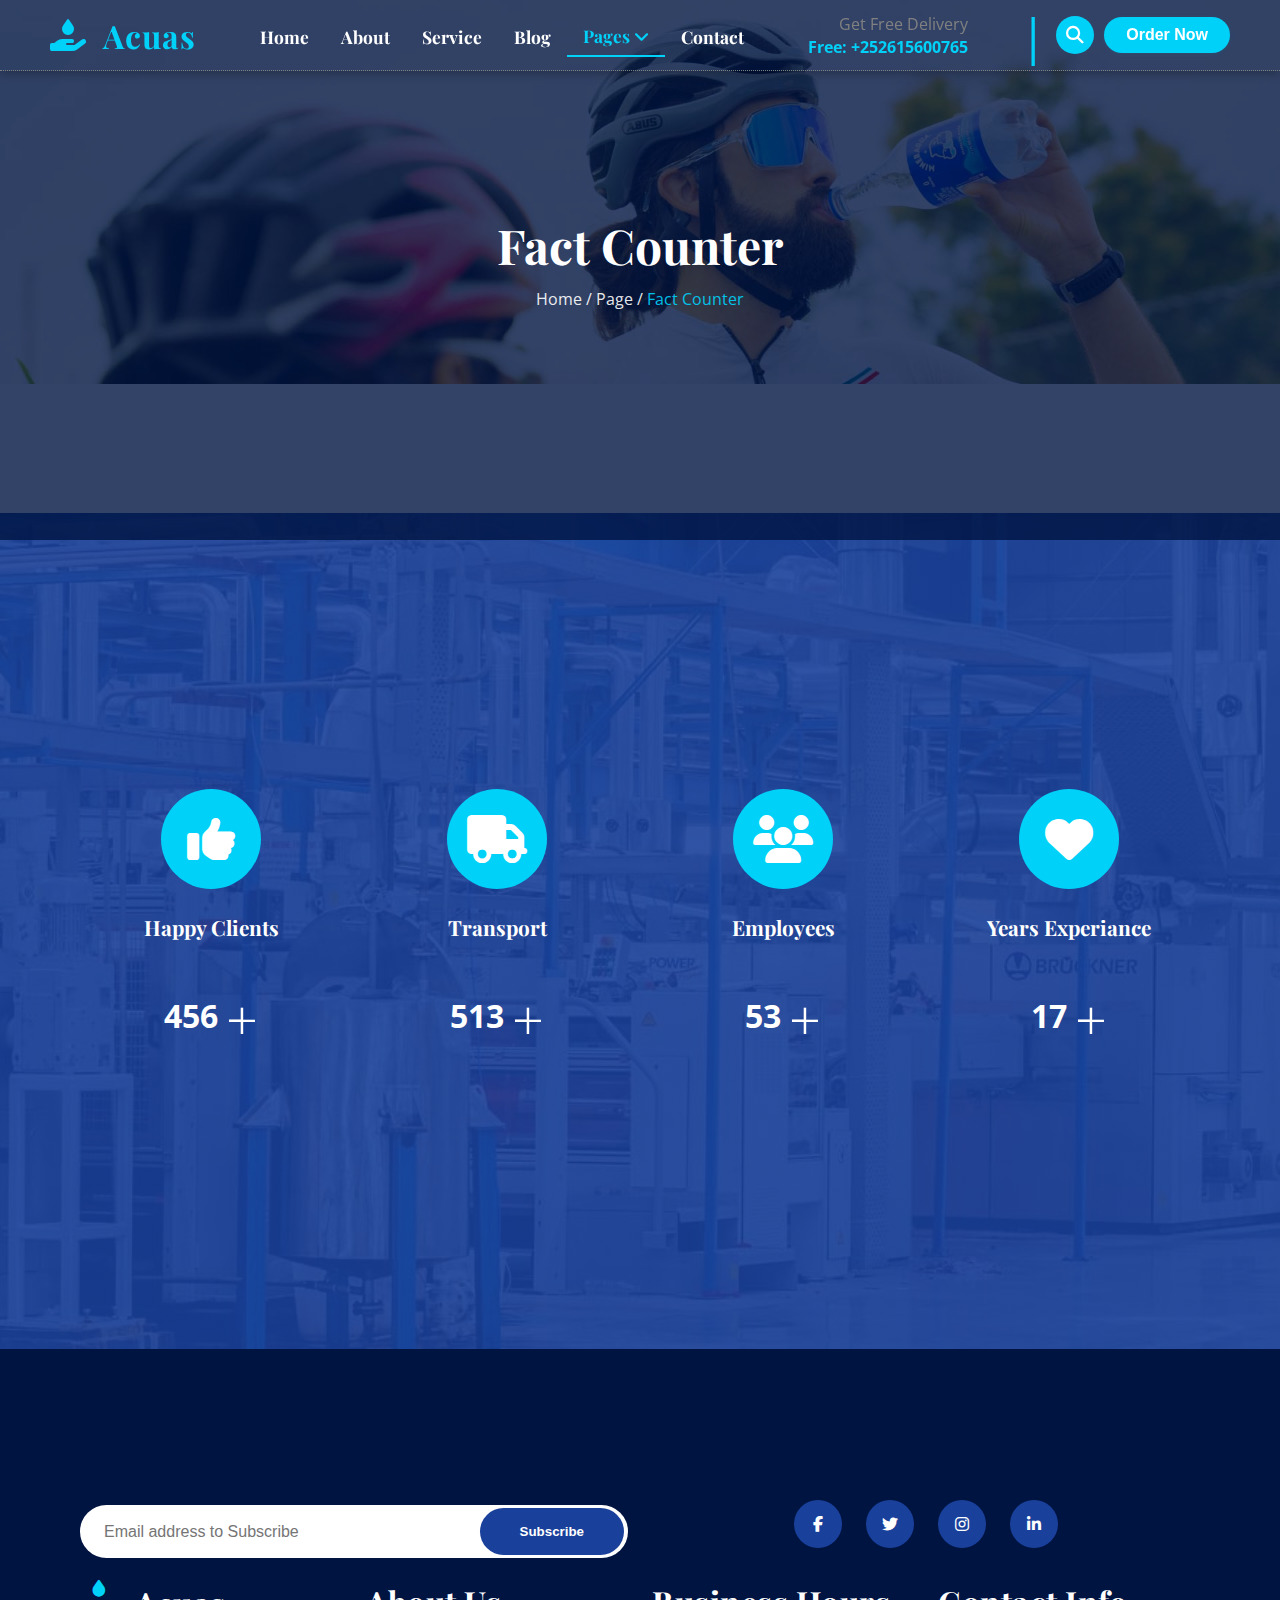
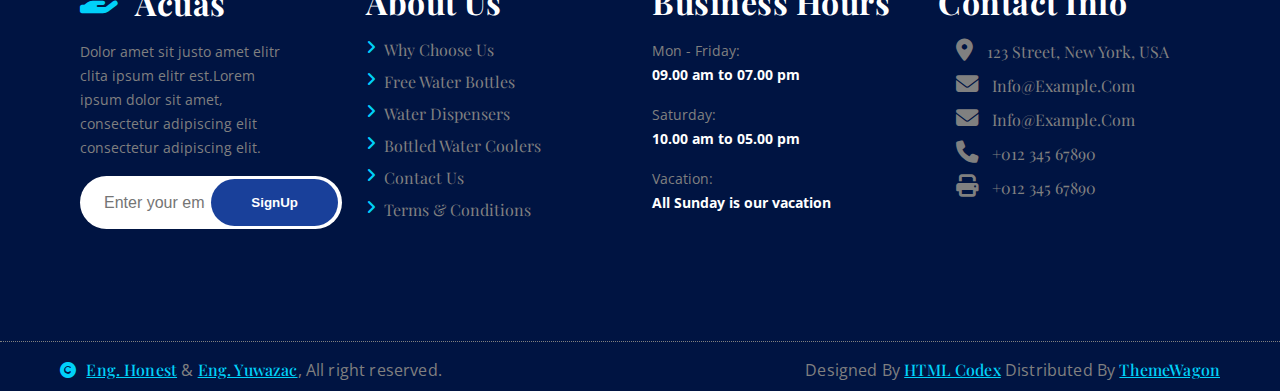
<file: fact-counter.html>
<!DOCTYPE html>
<html lang="en">
  <head>
    <meta charset="UTF-8" />
    <meta content="width=device-width, initial-scale=1.0" name="viewport" />
    <meta name="author" content="Engineer Honest" />
    <meta name="description" content="Acuas - Drinking Water Website" />
    <title>Acuas - Drinking Water Website</title>

    <!-- Stylesheet -->
    <link rel="stylesheet" href="assets/css/style.css" />

    <!-- Google Web Fonts -->
    <link rel="preconnect" href="https://fonts.googleapis.com" />
    <link rel="preconnect" href="https://fonts.gstatic.com" crossorigin />
    <link
      href="https://fonts.googleapis.com/css2?family=Open+Sans:ital,wdth,wght@0,75..100,300..800;1,75..100,300..800&family=Playfair+Display:ital,wght@0,400..900;1,400..900&display=swap"
      rel="stylesheet"
    />

    <!-- Favicon Icon -->
    <link rel="icon" href="assets/img/icon.png" type="image/x-icon" />

    <!-- Icons link -->
    <link
      rel="stylesheet"
      href="https://cdnjs.cloudflare.com/ajax/libs/font-awesome/6.7.2/css/all.min.css"
    />
  </head>

  <body>
    <!-- Header -->
    <header id="navbar" class="navbar">
      <div class="nav-container">
        <!-- Logo -->
        <a href="index.html" class="nav-logo">
          <i class="fas fa-hand-holding-water"></i> Acuas
        </a>
        <!-- Tabs -->
        <nav class="nav-tabs-wrap">
          <ul class="nav-tabs" id="navTabs">
            <li><a href="index.html">Home</a></li>
            <li ><a href="about.html">About</a></li>
            <li><a href="service.html">Service</a></li>
            <li><a href="blog.html">Blog</a></li>
            <li class="dropdown active">
              <a href="#" class="dropdown-toggle"
                >Pages <i class="fa fa-angle-down"></i
              ></a>
              <ul class="dropdown-menu">
                <li><a href="feature.html">Our Feature</a></li>
                <li><a href="fact-counter.html">Fact Counter</a></li>
                <li><a href="product.html">Our Product</a></li>
                <li><a href="team.html">Our Team</a></li>
                <li><a href="testimonial.html">Testimonial</a></li>
                <li><a href="404.html">404 Page</a></li>
              </ul>
            </li>
            <li><a href="contact.html">Contact</a></li>
          </ul>
        </nav>
        <!-- Get Free Delivery -->
        <div class="nav-info">
          <span>Get Free Delivery</span>
          <span class="phone">Free: +252615600765</span>
        </div>

        <!-- Bar + Search + Order -->
        <div class="nav-actions">
          <div class="bar">
            <span>|</span>
          </div>
          <button class="search-btn" aria-label="Search">
            <i class="fa fa-search"></i>
          </button>
          <button class="nav-btn primary">Order Now</button>
        </div>
        <!-- Mobile Toggle -->
        <div class="nav-toggle" id="navToggle">
          <i class="fas fa-bars"></i>
        </div>
      </div>
    </header>

    <!-- Hero -->
    <section class="overlay hero-section">
      <img src="assets/img/breadcrumb.jpg" alt="Image 1" />

      <div class="hero-content">
        <h1>Fact Counter</h1>
        <p>
          Home <span>/</span> <span>Page</span> <span>/</span>
          <span class="txt-primary">Fact Counter</span>
        </p>
      </div>
    </section>

    <!-- Fact Counter -->
    <div class="bg-image">
      <div class="container">
        <div class="grid-4-cols">
          <!-- Fact Counter 1 -->
          <div class="flex col">
            <div class="icon">
              <i class="fas fa-thumbs-up fa-3x"></i>
            </div>
            <h4 class="sub-header">Happy Clients</h4>
            <div class="sub-header txt-white">
              456
              <span>+</span>
            </div>
          </div>

          <!-- Fact Counter 2 -->
          <div class="flex col">
            <div class="icon">
              <i class="fas fa-truck fa-3x"></i>
            </div>
            <h4 class="sub-header">Transport</h4>
            <div class="sub-header txt-white">
              513
              <span class="txt-white">+</span>
            </div>
          </div>

          <!-- Fact Counter 3 -->
          <div class="flex col">
            <div class="icon">
              <i class="fas fa-users fa-3x"></i>
            </div>
            <h4 class="sub-header">Employees</h4>
            <div class="sub-header txt-white">
              53
              <span class="txt-white">+</span>
            </div>
          </div>

          <!-- Fact Counter 4 -->
          <div class="flex col">
            <div class="icon">
              <i class="fas fa-heart fa-3x"></i>
            </div>
            <h4 class="sub-header">Years Experiance</h4>
            <div class="sub-header txt-white">
              17
              <span class="txt-white">+</span>
            </div>
          </div>
        </div>
      </div>
    </div>

    <!-- Footer Start -->
    <footer class="footer">
      <div class="container">
        <div class="grid-2-cols">
          <!-- Grid Part 2  -->
          <div>
            <form class="footer-signup">
              <input type="text" placeholder="Email address to Subscribe" />
              <button type="submit" class="btn">Subscribe</button>
            </form>
          </div>

          <!-- Grid Part 2  -->
          <div class="footer-socials flex row">
            <a
              class="icon blue hover"
              href="https://www.facebook.com/injineermaxameddaacad"
              target="_blank"
              rel="noopener noreferrer"
              aria-label="Chat with Eng. Honest on Facebook"
              ><i class="fab fa-facebook-f"></i
            ></a>
            <a
              class="icon blue hover"
              href="https://www.x.com/injineerdaacad"
              target="_blank"
              rel="noopener noreferrer"
              aria-label="Chat with Eng. Honest on Twitter"
              ><i class="fab fa-twitter"></i
            ></a>
            <a
              class="icon blue hover"
              href="https://www.instagram.com/injineer.daacad"
              rel="noopener noreferrer"
              aria-label="Chat with Eng. Honest on Instagram"
              target="_blank"
              ><i class="fab fa-instagram"></i
            ></a>
            <a
              class="icon blue hover"
              href="https://www.linkedin.com/in/injineerdaacad"
              rel="noopener noreferrer"
              aria-label="Chat with Eng. Honest on linkedin"
              target="_blank"
              ><i class="fab fa-linkedin-in"></i
            ></a>
          </div>
        </div>

        <br />
        <div class="grid-4-cols add-gap">
          <div class="footer-col">
            <div>
              <h3>
                <i class="fas fa-hand-holding-water txt-primary"></i>
                <span class="sub-header txt-white">Acuas</span>
              </h3>
            </div>

            <div>
              <p>
                Dolor amet sit justo amet elitr <br />
                clita ipsum elitr est.Lorem <br />
                ipsum dolor sit amet, <br />
                consectetur adipiscing elit<br />
                consectetur adipiscing elit.
              </p>
              <form class="footer-signup">
                <input type="text" placeholder="Enter your email" />
                <button type="submit" class="btn">SignUp</button>
              </form>
            </div>
          </div>

          <div class="footer-col free-6">
            <h4 class="sub-header txt-white">About Us</h4>
            <ul>
              <li><a href="#">Why Choose Us</a></li>
              <li><a href="#">Free Water Bottles</a></li>
              <li><a href="#">Water Dispensers</a></li>
              <li><a href="#">Bottled Water Coolers</a></li>
              <li><a href="#">Contact us</a></li>
              <li><a href="#">Terms & Conditions</a></li>
            </ul>
          </div>

          <div class="footer-col">
            <h4 class="sub-header txt-white">Business Hours</h4>
            <p>
              <span>Mon - Friday:</span><br /><b class="txt-white"
                >09.00 am to 07.00 pm</b
              >
            </p>
            <p>
              <span>Saturday:</span><br /><b class="txt-white"
                >10.00 am to 05.00 pm</b
              >
            </p>
            <p>
              <span>Vacation:</span><br /><b class="txt-white"
                >All Sunday is our vacation</b
              >
            </p>
          </div>
          <div class="footer-col">
            <div><h4 class="sub-header txt-white">Contact Info</h4></div>
            <div>
              <ul>
                <li>
                  <a>
                    <i class="fa fa-map-marker-alt"></i> 123 Street, New York,
                    USA
                  </a>
                </li>
                <li>
                  <a><i class="fas fa-envelope"></i> info@example.com</a>
                </li>
                <li>
                  <a><i class="fas fa-envelope"></i> info@example.com</a>
                </li>
                <li>
                  <a><i class="fas fa-phone"></i> +012 345 67890</a>
                </li>
                <li>
                  <a><i class="fas fa-print"></i> +012 345 67890</a>
                </li>
              </ul>
            </div>
          </div>
        </div>
      </div>
    </footer>
    <div class="copyright">
      <div class="copyright-content">
        <span>
          <i class="fa fa-copyright"></i>
          <a
            href="https://wa.me/252615600765"
            target="_blank"
            rel="noopener noreferrer"
            aria-label="Chat with Eng. Honest on WhatsApp"
            >Eng. Honest</a
          >
          <span>& </span>
          <a
            href="https://wa.me/60187679327"
            target="_blank"
            rel="noopener noreferrer"
            aria-label="Chat with Eng. Yuwazac on WhatsApp"
          >
            Eng. Yuwazac</a
          >, All right reserved.
        </span>
        <span>
          Designed By <a href="https://htmlcodex.com">HTML Codex</a> Distributed
          By <a href="https://themewagon.com">ThemeWagon</a>
        </span>
      </div>
    </div>
    <button
      type="button"
      class="back-to-top"
      onclick="scrollToTop()"
      aria-label="Back to top of page"
    >
      <i class="fa fa-arrow-up" aria-hidden="true"></i>
    </button>

    <!-- JS -->
    <script src="assets/js/script.js"></script>
  </body>
</html>
</file>
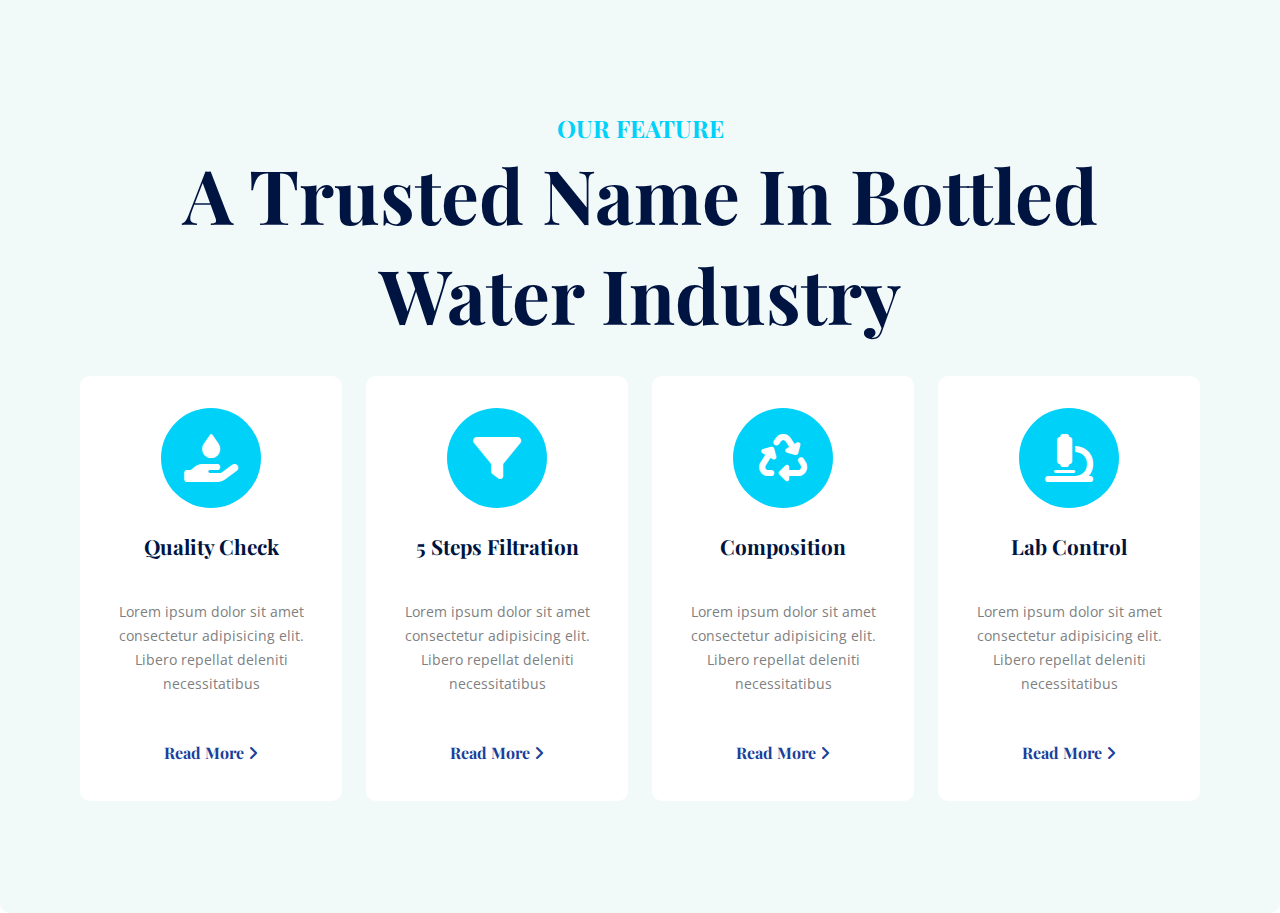
<file: feature.html>
<!DOCTYPE html>
<html lang="en">
  <head>
    <meta charset="UTF-8" />
    <meta content="width=device-width, initial-scale=1.0" name="viewport" />
    <meta name="author" content="Engineer Honest" />
    <meta name="description" content="Acuas - Drinking Water Website" />
    <title>Acuas - Our Features</title>

    <!-- Stylesheet -->
    <link rel="stylesheet" href="assets/css/style.css" />

    <!-- Google Web Fonts -->
    <link rel="preconnect" href="https://fonts.googleapis.com" />
    <link rel="preconnect" href="https://fonts.gstatic.com" crossorigin />
    <link
      href="https://fonts.googleapis.com/css2?family=Open+Sans:ital,wdth,wght@0,75..100,300..800;1,75..100,300..800&family=Playfair+Display:ital,wght@0,400..900;1,400..900&display=swap"
      rel="stylesheet"
    />

    <!-- Icons link -->
    <link
      rel="stylesheet"
      href="https://cdnjs.cloudflare.com/ajax/libs/font-awesome/6.7.2/css/all.min.css"
    />
  </head>

  <body>
    <!-- Features -->
    <section class="bg-color">
      <div class="container">
        <div class="header">
          <h4>Our Feature</h4>
          <h1>A Trusted Name In Bottled Water Industry</h1>
        </div>

        <!-- Grid 4 Columns -->
        <div class="grid-4-cols">
          <!-- Feature 1 -->
          <div class="flex col bg-white">
            <div class="icon">
              <i class="fas fa-hand-holding-water fa-3x"></i>
            </div>
            <a href="#" class="sub-header">Quality Check</a>
            <p>
              Lorem ipsum dolor sit amet consectetur adipisicing elit. Libero
              repellat deleniti necessitatibus
            </p>
            <a href="#" class="read-more"
              >Read More <i class="fa fa-angle-right"></i
            ></a>
          </div>

          <!-- Feature 2 -->
          <div class="flex col bg-white">
            <div class="icon">
              <i class="fas fa-filter fa-3x"></i>
            </div>
            <a href="#" class="sub-header">5 Steps Filtration</a>
            <p>
              Lorem ipsum dolor sit amet consectetur adipisicing elit. Libero
              repellat deleniti necessitatibus
            </p>
            <a href="#" class="read-more"
              >Read More <i class="fa fa-angle-right"></i
            ></a>
          </div>

          <!-- Feature 3 -->
          <div class="flex col bg-white">
            <div class="icon">
              <i class="fas fa-recycle fa-3x"></i>
            </div>
            <a href="#" class="sub-header">Composition</a>
            <p>
              Lorem ipsum dolor sit amet consectetur adipisicing elit. Libero
              repellat deleniti necessitatibus
            </p>
            <a href="#" class="read-more"
              >Read More <i class="fa fa-angle-right"></i
            ></a>
          </div>

          <!-- Feature 4 -->
          <div class="flex col bg-white">
            <div class="icon">
              <i class="fas fa-microscope fa-3x"></i>
            </div>
            <a href="#" class="sub-header">Lab Control</a>
            <p>
              Lorem ipsum dolor sit amet consectetur adipisicing elit. Libero
              repellat deleniti necessitatibus
            </p>
            <a href="#" class="read-more"
              >Read More <i class="fa fa-angle-right"></i
            ></a>
          </div>
        </div>
      </div>
    </section>
  </body>
</html>
</file>
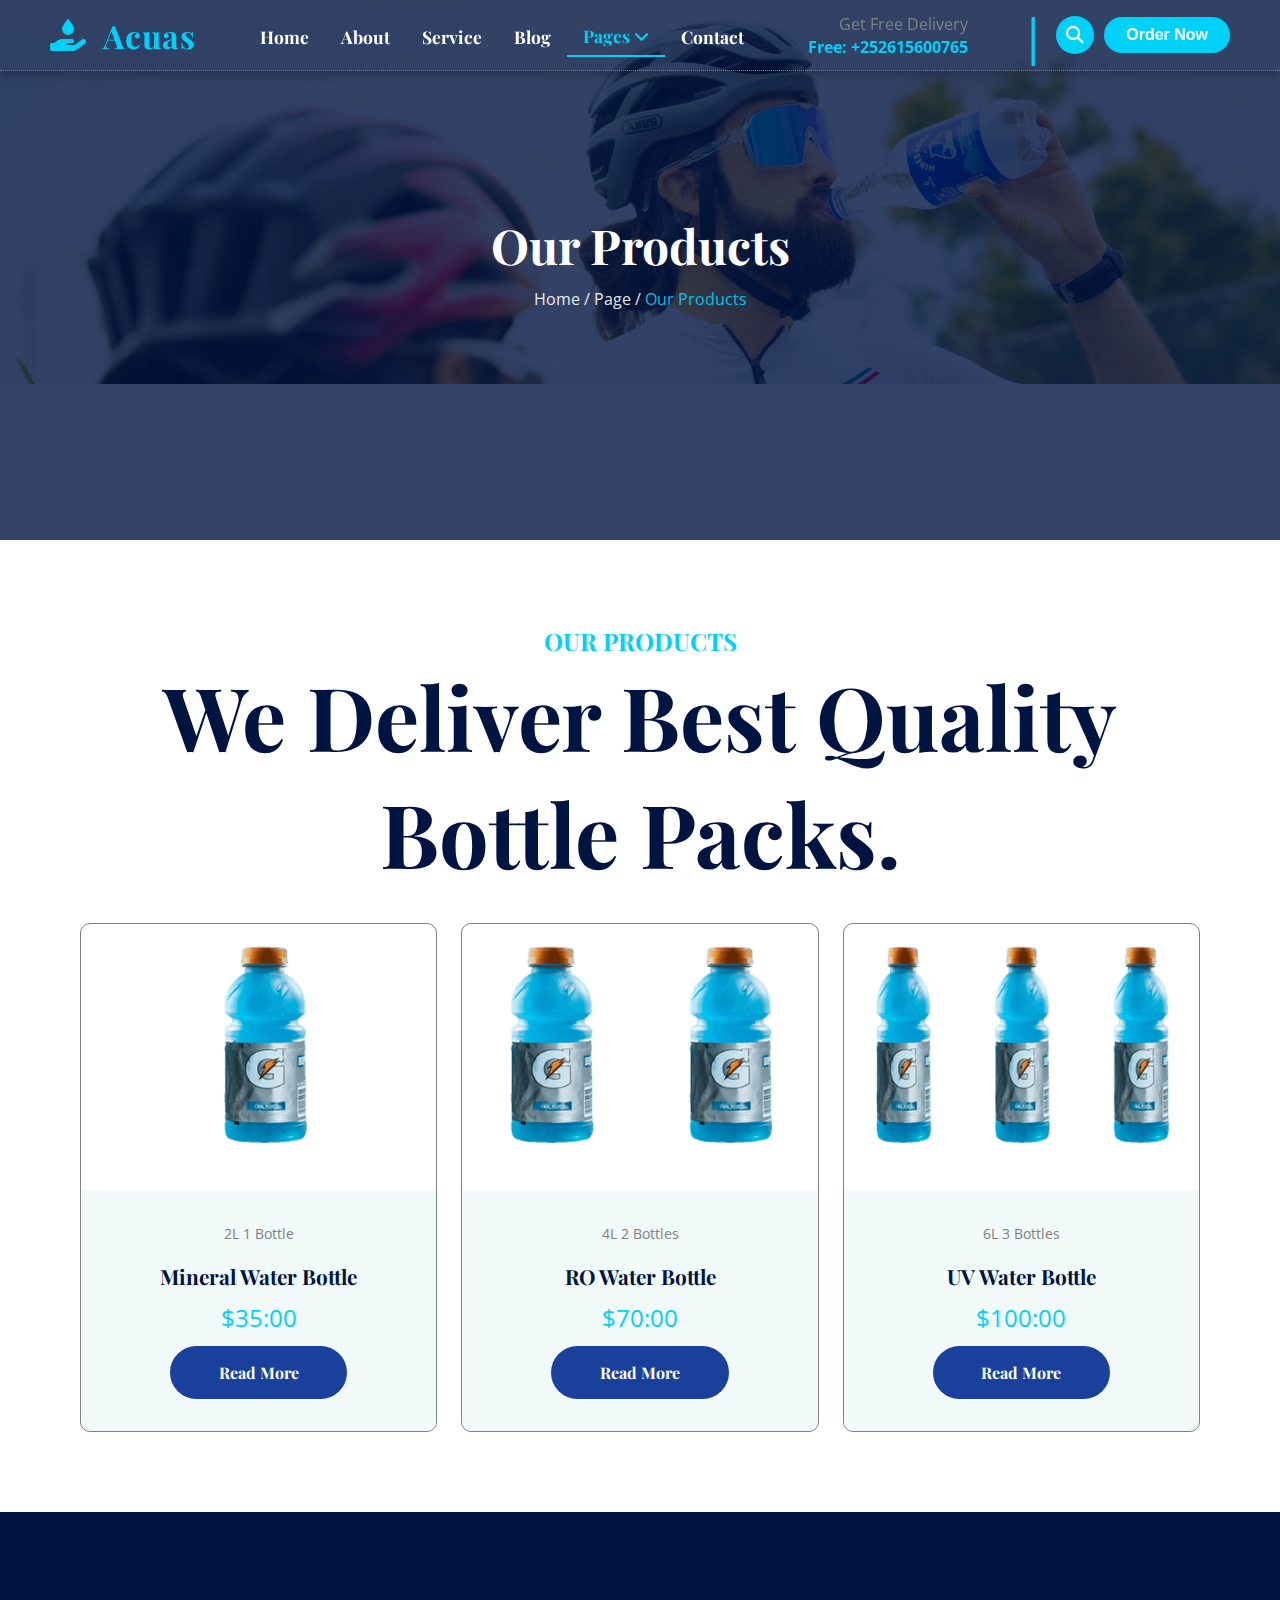
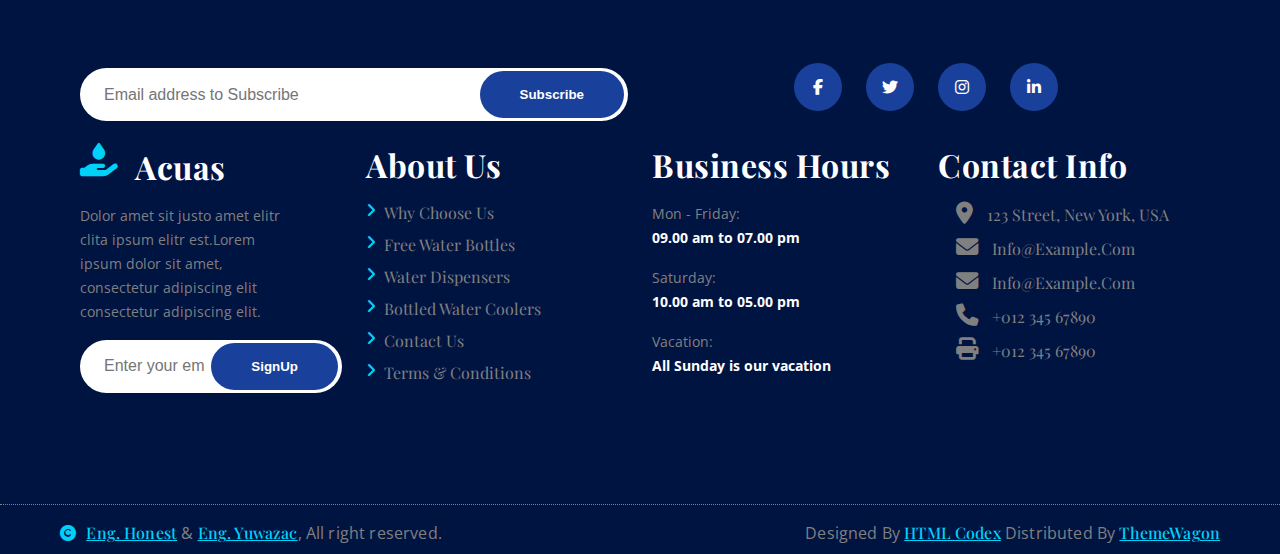
<file: product.html>
<!DOCTYPE html>
<html lang="en">
  <head>
    <meta charset="UTF-8" />
    <meta content="width=device-width, initial-scale=1.0" name="viewport" />
    <meta name="author" content="Engineer Honest" />
    <meta name="description" content="Acuas - Drinking Water Website" />
    <title>Acuas - Our Products</title>

    <!-- Stylesheet -->
    <link rel="stylesheet" href="assets/css/style.css" />

    <!-- Google Web Fonts -->
    <link rel="preconnect" href="https://fonts.googleapis.com" />
    <link rel="preconnect" href="https://fonts.gstatic.com" crossorigin />
    <link
      href="https://fonts.googleapis.com/css2?family=Open+Sans:ital,wdth,wght@0,75..100,300..800;1,75..100,300..800&family=Playfair+Display:ital,wght@0,400..900;1,400..900&display=swap"
      rel="stylesheet"
    />

    <!-- Favicon Icon -->
    <link rel="icon" href="assets/img/icon.png" type="image/x-icon" />

    <!-- Icons link -->
    <link
      rel="stylesheet"
      href="https://cdnjs.cloudflare.com/ajax/libs/font-awesome/6.7.2/css/all.min.css"
    />
  </head>

  <body>
    <!-- Header -->
    <header id="navbar" class="navbar">
      <div class="nav-container">
        <!-- Logo -->
        <a href="index.html" class="nav-logo">
          <i class="fas fa-hand-holding-water"></i> Acuas
        </a>
        <!-- Tabs -->
        <nav class="nav-tabs-wrap">
          <ul class="nav-tabs" id="navTabs">
            <li><a href="index.html">Home</a></li>
            <li ><a href="about.html">About</a></li>
            <li><a href="service.html">Service</a></li>
            <li><a href="blog.html">Blog</a></li>
            <li class="dropdown active">
              <a href="#" class="dropdown-toggle"
                >Pages <i class="fa fa-angle-down"></i
              ></a>
              <ul class="dropdown-menu">
                <li><a href="feature.html">Our Feature</a></li>
                <li><a href="fact-counter.html">Fact Counter</a></li>
                <li><a href="product.html">Our Product</a></li>
                <li><a href="team.html">Our Team</a></li>
                <li><a href="testimonial.html">Testimonial</a></li>
                <li><a href="404.html">404 Page</a></li>
              </ul>
            </li>
            <li><a href="contact.html">Contact</a></li>
          </ul>
        </nav>
        <!-- Get Free Delivery -->
        <div class="nav-info">
          <span>Get Free Delivery</span>
          <span class="phone">Free: +252615600765</span>
        </div>

        <!-- Bar + Search + Order -->
        <div class="nav-actions">
          <div class="bar">
            <span>|</span>
          </div>
          <button class="search-btn" aria-label="Search">
            <i class="fa fa-search"></i>
          </button>
          <button class="nav-btn primary">Order Now</button>
        </div>
        <!-- Mobile Toggle -->
        <div class="nav-toggle" id="navToggle">
          <i class="fas fa-bars"></i>
        </div>
      </div>
    </header>

    <!-- Hero -->
    <section class="overlay hero-section">
      <img src="assets/img/breadcrumb.jpg" alt="Image 1" />

      <div class="hero-content">
        <h1>Our Products</h1>
        <p>
          Home <span>/</span> <span>Page</span> <span>/</span>
          <span class="txt-primary">Our Products</span>
        </p>
      </div>
    </section>

    <!-- Products Start -->
    <section class="products">
      <div class="container">
        <div class="header size">
          <h4>Our Products</h4>
          <h1>We Deliver Best Quality Bottle Packs.</h1>
        </div>

        <!-- Grid 3 Columns -->
        <div class="grid-3-cols add-gap">
          <!-- Product 3 -->
          <div class="flex col border">
            <div>
              <img src="assets/img/product-3.png" alt="Image" />
            </div>
            <div class="bg-color wid-109">
              <p>2L 1 Bottle</p>
              <a href="#" class="sub-header">Mineral Water Bottle</a>
              <p class="bg-font">$35:00</p>
              <div></div>
              <a href="#" class="btn pro">Read More</a>
            </div>
          </div>

          <!-- Product 2 -->
          <div class="flex col border">
            <div>
              <img
                src="assets/img/product-2.png"
                class="img-fluid w-100 rounded-top"
                alt="Image"
              />
            </div>
            <div class="bg-color wid-109">
              <p>4L 2 Bottles</p>
              <a href="#" class="sub-header">RO Water Bottle</a>
              <p class="bg-font">$70:00</p>
              <a href="#" class="btn pro">Read More</a>
            </div>
          </div>

          <!-- Product 1 -->
          <div class="flex col border">
            <div>
              <img
                src="assets/img/product-1.png"
                class="img-fluid w-100 rounded-top"
                alt="Image"
              />
            </div>
            <div class="bg-color wid-109">
              <p>6L 3 Bottles</p>
              <a href="#" class="sub-header">UV Water Bottle</a>
              <p class="bg-font">$100:00</p>
              <a href="#" class="btn pro">Read More</a>
            </div>
          </div>
        </div>
      </div>
    </section>

    <!-- Footer Start -->
    <footer class="footer">
      <div class="container">
        <div class="grid-2-cols">
          <!-- Grid Part 2  -->
          <div>
            <form class="footer-signup">
              <input type="text" placeholder="Email address to Subscribe" />
              <button type="submit" class="btn">Subscribe</button>
            </form>
          </div>

          <!-- Grid Part 2  -->
          <div class="footer-socials flex row">
            <a
              class="icon blue hover"
              href="https://www.facebook.com/injineermaxameddaacad"
              target="_blank"
              rel="noopener noreferrer"
              aria-label="Chat with Eng. Honest on Facebook"
              ><i class="fab fa-facebook-f"></i
            ></a>
            <a
              class="icon blue hover"
              href="https://www.x.com/injineerdaacad"
              target="_blank"
              rel="noopener noreferrer"
              aria-label="Chat with Eng. Honest on Twitter"
              ><i class="fab fa-twitter"></i
            ></a>
            <a
              class="icon blue hover"
              href="https://www.instagram.com/injineer.daacad"
              rel="noopener noreferrer"
              aria-label="Chat with Eng. Honest on Instagram"
              target="_blank"
              ><i class="fab fa-instagram"></i
            ></a>
            <a
              class="icon blue hover"
              href="https://www.linkedin.com/in/injineerdaacad"
              rel="noopener noreferrer"
              aria-label="Chat with Eng. Honest on linkedin"
              target="_blank"
              ><i class="fab fa-linkedin-in"></i
            ></a>
          </div>
        </div>

        <br />
        <div class="grid-4-cols add-gap">
          <div class="footer-col">
            <div>
              <h3>
                <i class="fas fa-hand-holding-water txt-primary"></i>
                <span class="sub-header txt-white">Acuas</span>
              </h3>
            </div>

            <div>
              <p>
                Dolor amet sit justo amet elitr <br />
                clita ipsum elitr est.Lorem <br />
                ipsum dolor sit amet, <br />
                consectetur adipiscing elit<br />
                consectetur adipiscing elit.
              </p>
              <form class="footer-signup">
                <input type="text" placeholder="Enter your email" />
                <button type="submit" class="btn">SignUp</button>
              </form>
            </div>
          </div>

          <div class="footer-col free-6">
            <h4 class="sub-header txt-white">About Us</h4>
            <ul>
              <li><a href="#">Why Choose Us</a></li>
              <li><a href="#">Free Water Bottles</a></li>
              <li><a href="#">Water Dispensers</a></li>
              <li><a href="#">Bottled Water Coolers</a></li>
              <li><a href="#">Contact us</a></li>
              <li><a href="#">Terms & Conditions</a></li>
            </ul>
          </div>

          <div class="footer-col">
            <h4 class="sub-header txt-white">Business Hours</h4>
            <p>
              <span>Mon - Friday:</span><br /><b class="txt-white"
                >09.00 am to 07.00 pm</b
              >
            </p>
            <p>
              <span>Saturday:</span><br /><b class="txt-white"
                >10.00 am to 05.00 pm</b
              >
            </p>
            <p>
              <span>Vacation:</span><br /><b class="txt-white"
                >All Sunday is our vacation</b
              >
            </p>
          </div>
          <div class="footer-col">
            <div><h4 class="sub-header txt-white">Contact Info</h4></div>
            <div>
              <ul>
                <li>
                  <a>
                    <i class="fa fa-map-marker-alt"></i> 123 Street, New York,
                    USA
                  </a>
                </li>
                <li>
                  <a><i class="fas fa-envelope"></i> info@example.com</a>
                </li>
                <li>
                  <a><i class="fas fa-envelope"></i> info@example.com</a>
                </li>
                <li>
                  <a><i class="fas fa-phone"></i> +012 345 67890</a>
                </li>
                <li>
                  <a><i class="fas fa-print"></i> +012 345 67890</a>
                </li>
              </ul>
            </div>
          </div>
        </div>
      </div>
    </footer>
    <div class="copyright">
      <div class="copyright-content">
        <span>
          <i class="fa fa-copyright"></i>
          <a
            href="https://wa.me/252615600765"
            target="_blank"
            rel="noopener noreferrer"
            aria-label="Chat with Eng. Honest on WhatsApp"
            >Eng. Honest</a
          >
          <span>& </span>
          <a
            href="https://wa.me/60187679327"
            target="_blank"
            rel="noopener noreferrer"
            aria-label="Chat with Eng. Yuwazac on WhatsApp"
          >
            Eng. Yuwazac</a
          >, All right reserved.
        </span>
        <span>
          Designed By <a href="https://htmlcodex.com">HTML Codex</a> Distributed
          By <a href="https://themewagon.com">ThemeWagon</a>
        </span>
      </div>
    </div>
    <button
      type="button"
      class="back-to-top"
      onclick="scrollToTop()"
      aria-label="Back to top of page"
    >
      <i class="fa fa-arrow-up" aria-hidden="true"></i>
    </button>

    <!-- JS -->
    <script src="assets/js/script.js"></script>
  </body>
</html>
</file>
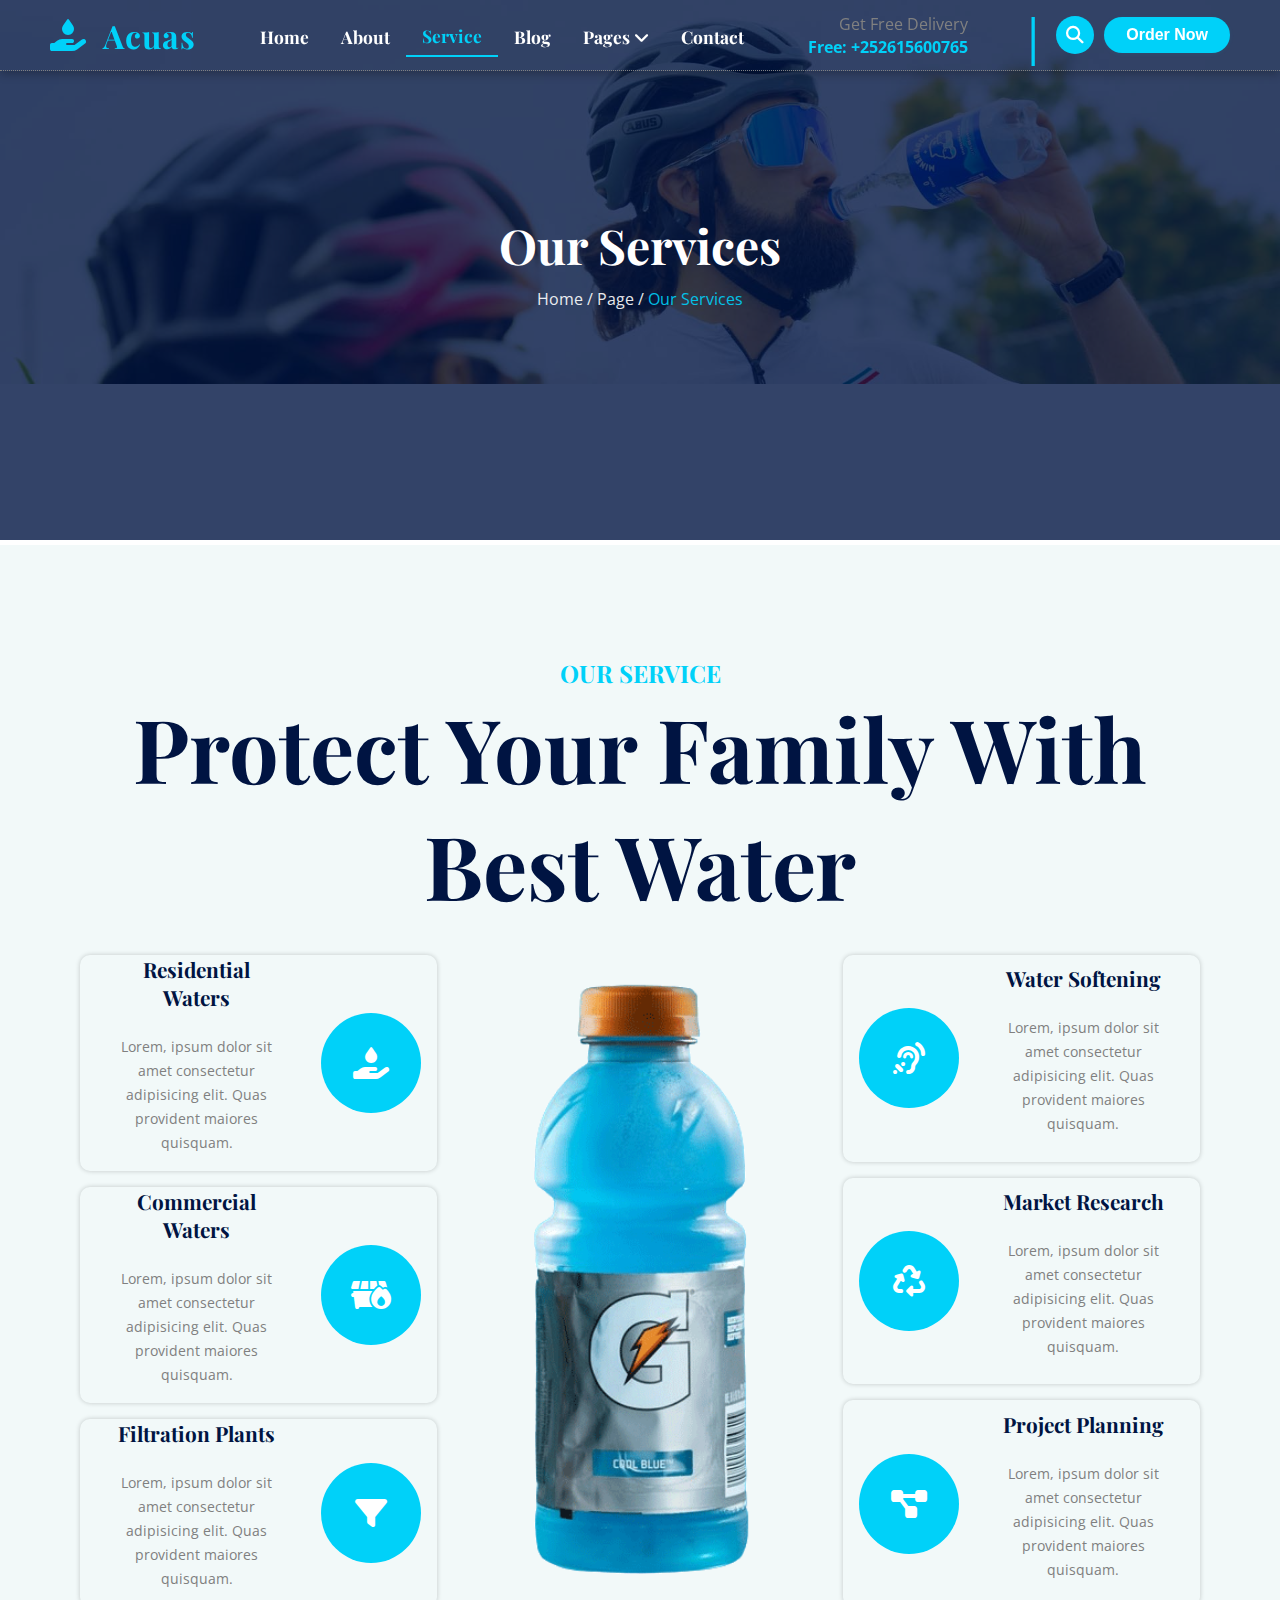
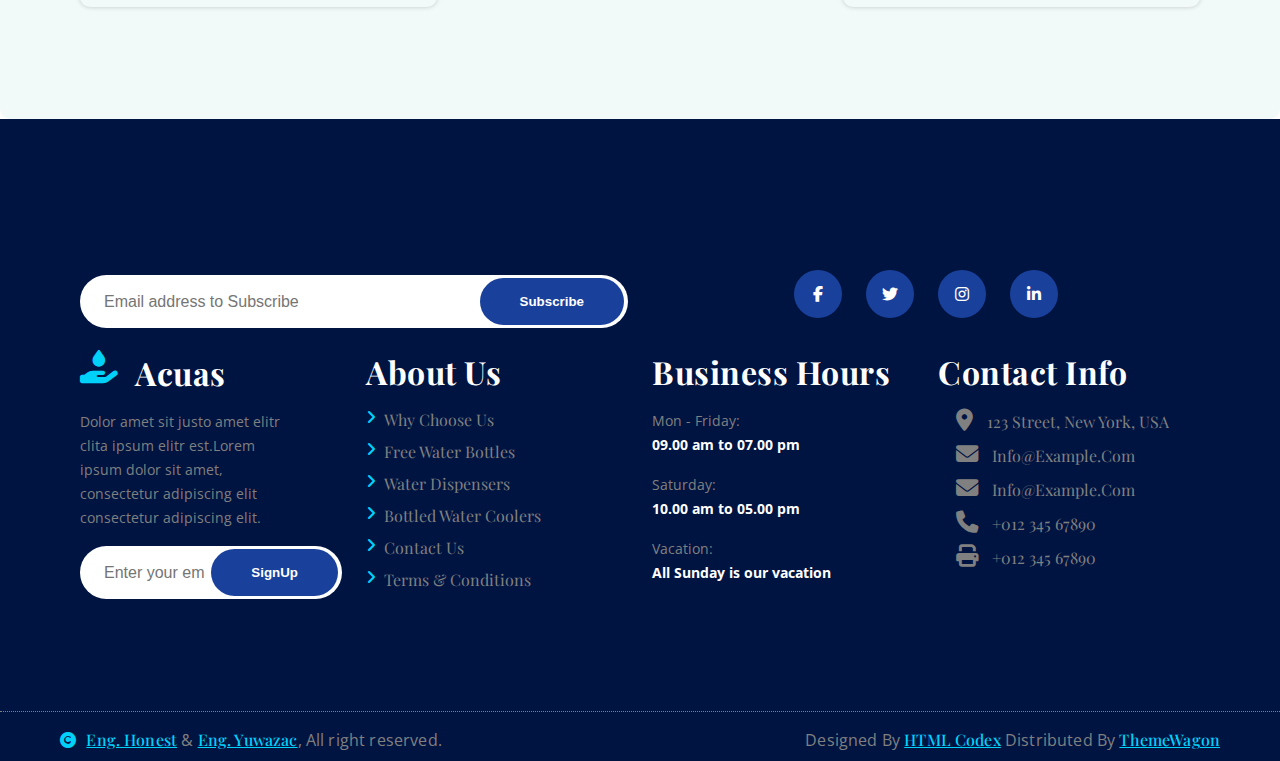
<file: service.html>
<!DOCTYPE html>
<html lang="en">
  <head>
    <meta charset="UTF-8" />
    <meta content="width=device-width, initial-scale=1.0" name="viewport" />
    <meta name="author" content="Engineer Honest" />
    <meta name="description" content="Acuas - Drinking Water Website" />
    <title>Acuas - Our Services</title>

    <!-- Stylesheet -->
    <link rel="stylesheet" href="assets/css/style.css" />

    <!-- Google Web Fonts -->
    <link rel="preconnect" href="https://fonts.googleapis.com" />
    <link rel="preconnect" href="https://fonts.gstatic.com" crossorigin />
    <link
      href="https://fonts.googleapis.com/css2?family=Open+Sans:ital,wdth,wght@0,75..100,300..800;1,75..100,300..800&family=Playfair+Display:ital,wght@0,400..900;1,400..900&display=swap"
      rel="stylesheet"
    />

    <!-- Favicon Icon -->
    <link rel="icon" href="assets/img/icon.png" type="image/x-icon" />

    <!-- Icons link -->
    <link
      rel="stylesheet"
      href="https://cdnjs.cloudflare.com/ajax/libs/font-awesome/6.7.2/css/all.min.css"
    />
  </head>

  <body>
    <!-- Header -->
    <header id="navbar" class="navbar">
      <div class="nav-container">
        <!-- Logo -->
        <a href="index.html" class="nav-logo">
          <i class="fas fa-hand-holding-water"></i> Acuas
        </a>
        <!-- Tabs -->
        <nav class="nav-tabs-wrap">
          <ul class="nav-tabs" id="navTabs">
            <li><a href="index.html">Home</a></li>
            <li><a href="about.html">About</a></li>
            <li class="active"><a href="service.html">Service</a></li>
            <li><a href="blog.html">Blog</a></li>
            <li class="dropdown">
              <a href="#" class="dropdown-toggle"
                >Pages <i class="fa fa-angle-down"></i
              ></a>
              <ul class="dropdown-menu">
                <li><a href="feature.html">Our Feature</a></li>
                <li><a href="fact-counter.html">Fact Counter</a></li>
                <li><a href="product.html">Our Product</a></li>
                <li><a href="team.html">Our Team</a></li>
                <li><a href="testimonial.html">Testimonial</a></li>
                <li><a href="404.html">404 Page</a></li>
              </ul>
            </li>
            <li><a href="contact.html">Contact</a></li>
          </ul>
        </nav>
        <!-- Get Free Delivery -->
        <div class="nav-info">
          <span>Get Free Delivery</span>
          <span class="phone">Free: +252615600765</span>
        </div>

        <!-- Bar + Search + Order -->
        <div class="nav-actions">
          <div class="bar">
            <span>|</span>
          </div>
          <button class="search-btn" aria-label="Search">
            <i class="fa fa-search"></i>
          </button>
          <button class="nav-btn primary">Order Now</button>
        </div>
        <!-- Mobile Toggle -->
        <div class="nav-toggle" id="navToggle">
          <i class="fas fa-bars"></i>
        </div>
      </div>
    </header>

    <!-- Hero -->
    <section class="overlay hero-section">
      <img src="assets/img/breadcrumb.jpg" alt="Image 1" />

      <div class="hero-content">
        <h1>Our Services</h1>
        <p>
          Home <span>/</span> <span>Page</span> <span>/</span>
          <span class="txt-primary">Our Services</span>
        </p>
      </div>
    </section>

    <!-- Service Start -->
    <section class="bg-color">
      <div class="container">
        <div class="header size">
          <h4>Our Service</h4>
          <h1>Protect Your Family with Best Water</h1>
        </div>

        <!-- Grid 3 Columns -->
        <div class="grid-3-cols add-gap">
          <div class="grid-1-col add-gap">
            <!-- Service 1 -->
            <div class="flex row shadow">
              <div class="flex col">
                <div>
                  <a href="#" class="sub-header">Residential Waters</a>
                </div>
                <div>
                  <p>
                    Lorem, ipsum dolor sit amet consectetur adipisicing elit.
                    Quas provident maiores quisquam.
                  </p>
                </div>
              </div>
              <div class="icon">
                <i class="fas fa-hand-holding-water fa-2x"></i>
              </div>
            </div>

            <!-- Service 2 -->
            <div class="flex row shadow">
              <div class="flex col">
                <div>
                  <a href="#" class="sub-header">Commercial Waters</a>
                </div>
                <div>
                  <p>
                    Lorem, ipsum dolor sit amet consectetur adipisicing elit.
                    Quas provident maiores quisquam.
                  </p>
                </div>
              </div>
              <div class="icon">
                <i class="fas fa-dumpster-fire fa-2x"></i>
              </div>
            </div>

            <!-- Service 3 -->
            <div class="flex row shadow">
              <div class="flex col">
                <div>
                  <a href="#" class="sub-header">Filtration Plants</a>
                </div>
                <div>
                  <p>
                    Lorem, ipsum dolor sit amet consectetur adipisicing elit.
                    Quas provident maiores quisquam.
                  </p>
                </div>
              </div>

              <div class="icon">
                <i class="fas fa-filter fa-2x"></i>
              </div>
            </div>
          </div>

          <!-- image -->
          <div class="service-img">
            <img src="assets/img/water.png" alt="Water Image" />
          </div>

          <!--  -->
          <div class="grid-1-col add-gap">
            <!-- Service Part 2.1 -->
            <div class="flex row shadow">
              <div class="icon">
                <i class="fas fa-assistive-listening-systems fa-2x"></i>
              </div>

              <div class="flex col">
                <div>
                  <a href="#" class="sub-header">Water Softening</a>
                </div>

                <div>
                  <p>
                    Lorem, ipsum dolor sit amet consectetur adipisicing elit.
                    Quas provident maiores quisquam.
                  </p>
                </div>
              </div>
            </div>

            <!-- Service Part 2.2 -->
            <div class="flex row shadow">
              <div class="icon">
                <i class="fas fa-recycle fa-2x"></i>
              </div>

              <div class="flex col">
                <div><a href="#" class="sub-header">Market Research</a></div>
                <div>
                  <p>
                    Lorem, ipsum dolor sit amet consectetur adipisicing elit.
                    Quas provident maiores quisquam.
                  </p>
                </div>
              </div>
            </div>

            <!-- Service Part 2.3 -->
            <div class="flex row shadow">
              <div class="icon">
                <i class="fas fa-project-diagram fa-2x"></i>
              </div>

              <div class="flex col">
                <div>
                  <a href="#" class="sub-header">Project Planning</a>
                </div>
                <div>
                  <p class="mb-0">
                    Lorem, ipsum dolor sit amet consectetur adipisicing elit.
                    Quas provident maiores quisquam.
                  </p>
                </div>
              </div>
            </div>
          </div>
        </div>
      </div>
    </section>

    <!-- Footer Start -->
    <footer class="footer">
      <div class="container">
        <div class="grid-2-cols">
          <!-- Grid Part 2  -->
          <div>
            <form class="footer-signup">
              <input type="text" placeholder="Email address to Subscribe" />
              <button type="submit" class="btn">Subscribe</button>
            </form>
          </div>

          <!-- Grid Part 2  -->
          <div class="footer-socials flex row">
            <a
              class="icon blue hover"
              href="https://www.facebook.com/injineermaxameddaacad"
              target="_blank"
              rel="noopener noreferrer"
              aria-label="Chat with Eng. Honest on Facebook"
              ><i class="fab fa-facebook-f"></i
            ></a>
            <a
              class="icon blue hover"
              href="https://www.x.com/injineerdaacad"
              target="_blank"
              rel="noopener noreferrer"
              aria-label="Chat with Eng. Honest on Twitter"
              ><i class="fab fa-twitter"></i
            ></a>
            <a
              class="icon blue hover"
              href="https://www.instagram.com/injineer.daacad"
              rel="noopener noreferrer"
              aria-label="Chat with Eng. Honest on Instagram"
              target="_blank"
              ><i class="fab fa-instagram"></i
            ></a>
            <a
              class="icon blue hover"
              href="https://www.linkedin.com/in/injineerdaacad"
              rel="noopener noreferrer"
              aria-label="Chat with Eng. Honest on linkedin"
              target="_blank"
              ><i class="fab fa-linkedin-in"></i
            ></a>
          </div>
        </div>

        <br />
        <div class="grid-4-cols add-gap">
          <div class="footer-col">
            <div>
              <h3>
                <i class="fas fa-hand-holding-water txt-primary"></i>
                <span class="sub-header txt-white">Acuas</span>
              </h3>
            </div>

            <div>
              <p>
                Dolor amet sit justo amet elitr <br />
                clita ipsum elitr est.Lorem <br />
                ipsum dolor sit amet, <br />
                consectetur adipiscing elit<br />
                consectetur adipiscing elit.
              </p>
              <form class="footer-signup">
                <input type="text" placeholder="Enter your email" />
                <button type="submit" class="btn">SignUp</button>
              </form>
            </div>
          </div>

          <div class="footer-col free-6">
            <h4 class="sub-header txt-white">About Us</h4>
            <ul>
              <li><a href="#">Why Choose Us</a></li>
              <li><a href="#">Free Water Bottles</a></li>
              <li><a href="#">Water Dispensers</a></li>
              <li><a href="#">Bottled Water Coolers</a></li>
              <li><a href="#">Contact us</a></li>
              <li><a href="#">Terms & Conditions</a></li>
            </ul>
          </div>

          <div class="footer-col">
            <h4 class="sub-header txt-white">Business Hours</h4>
            <p>
              <span>Mon - Friday:</span><br /><b class="txt-white"
                >09.00 am to 07.00 pm</b
              >
            </p>
            <p>
              <span>Saturday:</span><br /><b class="txt-white"
                >10.00 am to 05.00 pm</b
              >
            </p>
            <p>
              <span>Vacation:</span><br /><b class="txt-white"
                >All Sunday is our vacation</b
              >
            </p>
          </div>
          <div class="footer-col">
            <div><h4 class="sub-header txt-white">Contact Info</h4></div>
            <div>
              <ul>
                <li>
                  <a>
                    <i class="fa fa-map-marker-alt"></i> 123 Street, New York,
                    USA
                  </a>
                </li>
                <li>
                  <a><i class="fas fa-envelope"></i> info@example.com</a>
                </li>
                <li>
                  <a><i class="fas fa-envelope"></i> info@example.com</a>
                </li>
                <li>
                  <a><i class="fas fa-phone"></i> +012 345 67890</a>
                </li>
                <li>
                  <a><i class="fas fa-print"></i> +012 345 67890</a>
                </li>
              </ul>
            </div>
          </div>
        </div>
      </div>
    </footer>
    <div class="copyright">
      <div class="copyright-content">
        <span>
          <i class="fa fa-copyright"></i>
          <a
            href="https://wa.me/252615600765"
            target="_blank"
            rel="noopener noreferrer"
            aria-label="Chat with Eng. Honest on WhatsApp"
            >Eng. Honest</a
          >
          <span>& </span>
          <a
            href="https://wa.me/60187679327"
            target="_blank"
            rel="noopener noreferrer"
            aria-label="Chat with Eng. Yuwazac on WhatsApp"
          >
            Eng. Yuwazac</a
          >, All right reserved.
        </span>
        <span>
          Designed By <a href="https://htmlcodex.com">HTML Codex</a> Distributed
          By <a href="https://themewagon.com">ThemeWagon</a>
        </span>
      </div>
    </div>
    <button
      type="button"
      class="back-to-top"
      onclick="scrollToTop()"
      aria-label="Back to top of page"
    >
      <i class="fa fa-arrow-up" aria-hidden="true"></i>
    </button>

    <!-- JS -->
    <script src="assets/js/script.js"></script>
  </body>
</html>
</file>
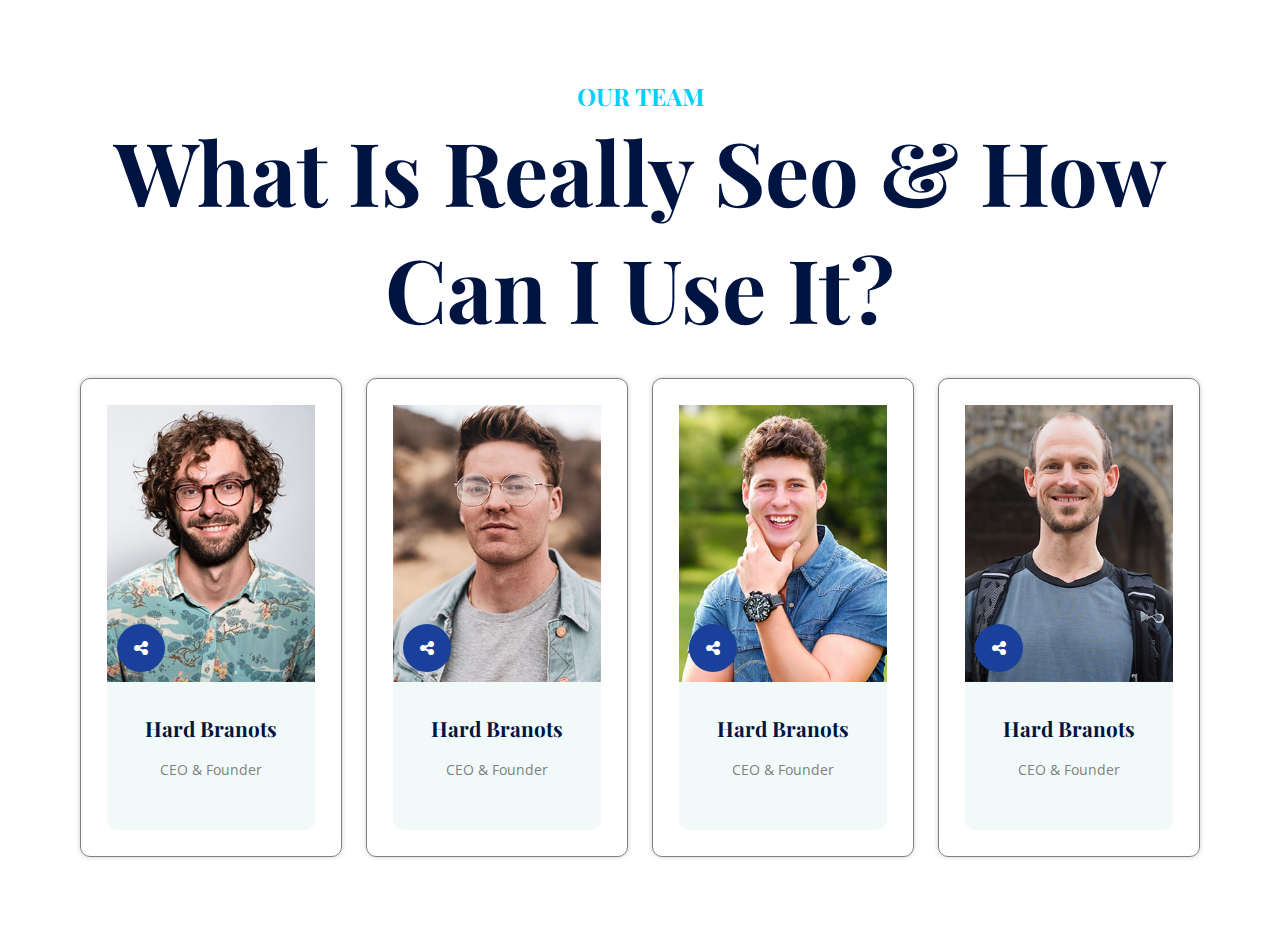
<file: team.html>
<!DOCTYPE html>
<html lang="en">
  <head>
    <meta charset="UTF-8" />
    <meta content="width=device-width, initial-scale=1.0" name="viewport" />
    <meta name="author" content="Engineer Honest" />
    <meta name="description" content="Acuas - Drinking Water Website" />
    <title>Acuas - Our Teams</title>

    <!-- Stylesheet -->
    <link rel="stylesheet" href="assets/css/style.css" />

    <!-- Google Web Fonts -->
    <link rel="preconnect" href="https://fonts.googleapis.com" />
    <link rel="preconnect" href="https://fonts.gstatic.com" crossorigin />
    <link
      href="https://fonts.googleapis.com/css2?family=Open+Sans:ital,wdth,wght@0,75..100,300..800;1,75..100,300..800&family=Playfair+Display:ital,wght@0,400..900;1,400..900&display=swap"
      rel="stylesheet"
    />

    <!-- Icons link -->
    <link
      rel="stylesheet"
      href="https://cdnjs.cloudflare.com/ajax/libs/font-awesome/6.7.2/css/all.min.css"
    />
  </head>

  <body>
    <!-- Our Team -->
    <section id="teams">
      <div class="container">
        <div class="header size">
          <h4 class="text-uppercase text-primary">Our Team</h4>
          <h1 class="display-3 text-capitalize mb-3">
            What is Really seo & How Can I Use It?
          </h1>
        </div>

        <!-- Grid 4 Columns -->
        <div class="grid-4-cols add-gap">
          <!-- Team 1 -->
          <div class="flex col shadow border pad-10">
            <div class="relative">
              <img src="assets/img/team-1.jpg" alt="Image" />
              <!-- Share Icon - always visible -->
              <div class="share-icon-wrapper">
                <a class="icon blue" href="#">
                  <i class="fas fa-share-alt"></i>
                </a>
                <!-- Team icons - appear when hovering the share icon -->
                <div class="team-icon">
                  <a class="icon blue hover" href="#"
                    ><i class="fab fa-facebook-f"></i
                  ></a>
                  <a class="icon blue hover" href="#"
                    ><i class="fab fa-twitter"></i
                  ></a>
                  <a class="icon blue hover" href="#"
                    ><i class="fab fa-linkedin-in"></i
                  ></a>
                  <a class="icon blue hover" href="#"
                    ><i class="fab fa-instagram"></i
                  ></a>
                </div>
              </div>
            </div>
            <div class="bg-color wid-100">
              <h4 class="sub-header txt-black">Hard Branots</h4>
              <p>CEO & Founder</p>
            </div>
          </div>

          <!-- Team 2 -->
          <div class="flex col shadow border pad-10">
            <div class="relative">
              <img src="assets/img/team-2.jpg" alt="Image" />
              <!-- Share Icon - always visible -->
              <div class="share-icon-wrapper">
                <a class="icon blue" href="#">
                  <i class="fas fa-share-alt"></i>
                </a>
                <!-- Team icons - appear when hovering the share icon -->
                <div class="team-icon">
                  <a class="icon blue hover" href="#"
                    ><i class="fab fa-facebook-f"></i
                  ></a>
                  <a class="icon blue hover" href="#"
                    ><i class="fab fa-twitter"></i
                  ></a>
                  <a class="icon blue hover" href="#"
                    ><i class="fab fa-linkedin-in"></i
                  ></a>
                  <a class="icon blue hover" href="#"
                    ><i class="fab fa-instagram"></i
                  ></a>
                </div>
              </div>
            </div>
            <div class="bg-color wid-100">
              <h4 class="sub-header txt-black">Hard Branots</h4>
              <p>CEO & Founder</p>
            </div>
          </div>

          <!-- Team 3 -->
          <div class="flex col shadow border pad-10">
            <div class="relative">
              <img src="assets/img/team-3.jpg" alt="Image" />
              <!-- Share Icon - always visible -->
              <div class="share-icon-wrapper">
                <a class="icon blue" href="#">
                  <i class="fas fa-share-alt"></i>
                </a>
                <!-- Team icons - appear when hovering the share icon -->
                <div class="team-icon">
                  <a class="icon blue hover" href="#"
                    ><i class="fab fa-facebook-f"></i
                  ></a>
                  <a class="icon blue hover" href="#"
                    ><i class="fab fa-twitter"></i
                  ></a>
                  <a class="icon blue hover" href="#"
                    ><i class="fab fa-linkedin-in"></i
                  ></a>
                  <a class="icon blue hover" href="#"
                    ><i class="fab fa-instagram"></i
                  ></a>
                </div>
              </div>
            </div>
            <div class="bg-color wid-100">
              <h4 class="sub-header txt-black">Hard Branots</h4>
              <p>CEO & Founder</p>
            </div>
          </div>

          <!-- Team 4 -->
          <div class="flex col shadow border pad-10">
            <div class="relative">
              <img src="assets/img/team-4.jpg" alt="Image" />
              <!-- Share Icon - always visible -->
              <div class="share-icon-wrapper">
                <a class="icon blue" href="#">
                  <i class="fas fa-share-alt"></i>
                </a>
                <!-- Team icons - appear when hovering the share icon -->
                <div class="team-icon">
                  <a class="icon blue hover" href="#"
                    ><i class="fab fa-facebook-f"></i
                  ></a>
                  <a class="icon blue hover" href="#"
                    ><i class="fab fa-twitter"></i
                  ></a>
                  <a class="icon blue hover" href="#"
                    ><i class="fab fa-linkedin-in"></i
                  ></a>
                  <a class="icon blue hover" href="#"
                    ><i class="fab fa-instagram"></i
                  ></a>
                </div>
              </div>
            </div>
            <div class="bg-color wid-100">
              <h4 class="sub-header txt-black">Hard Branots</h4>
              <p>CEO & Founder</p>
            </div>
          </div>
        </div>
      </div>
    </section>
  </body>
</html>
</file>
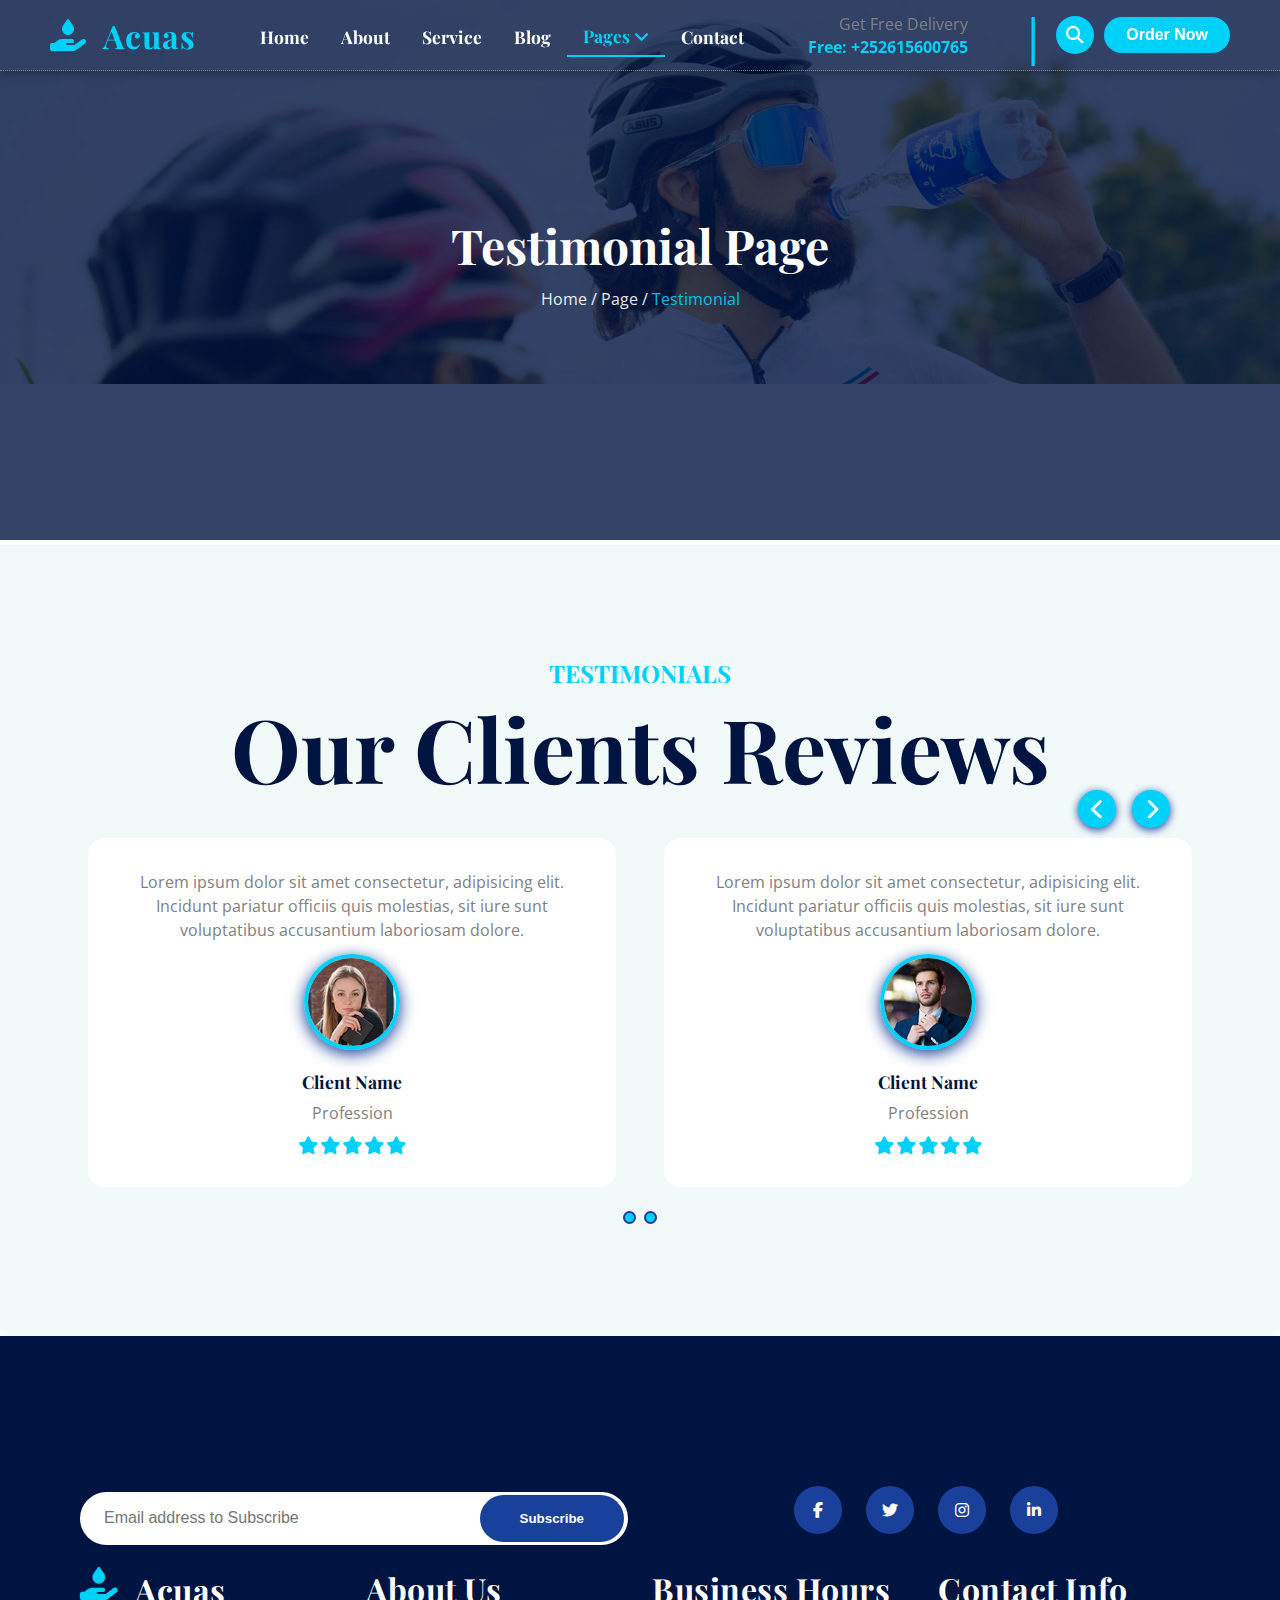
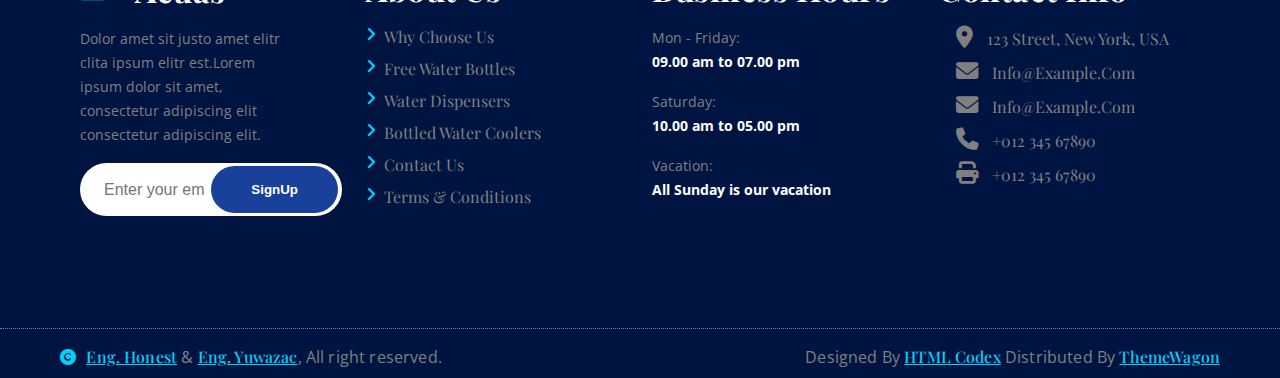
<file: testimonial.html>
<!DOCTYPE html>
<html lang="en">
  <head>
    <meta charset="UTF-8" />
    <meta content="width=device-width, initial-scale=1.0" name="viewport" />
    <meta name="author" content="Engineer Honest" />
    <meta name="description" content="Acuas - Drinking Water Website" />
    <title>Acuas - Testimonial Page</title>

    <!-- Stylesheet -->
    <link rel="stylesheet" href="assets/css/style.css" />

    <!-- Google Web Fonts -->
    <link rel="preconnect" href="https://fonts.googleapis.com" />
    <link rel="preconnect" href="https://fonts.gstatic.com" crossorigin />
    <link
      href="https://fonts.googleapis.com/css2?family=Open+Sans:ital,wdth,wght@0,75..100,300..800;1,75..100,300..800&family=Playfair+Display:ital,wght@0,400..900;1,400..900&display=swap"
      rel="stylesheet"
    />

    <!-- Favicon Icon -->
    <link rel="icon" href="assets/img/icon.png" type="image/x-icon" />

    <!-- Icons link -->
    <link
      rel="stylesheet"
      href="https://cdnjs.cloudflare.com/ajax/libs/font-awesome/6.7.2/css/all.min.css"
    />
  </head>

  <body>
    <!-- Header -->
    <header id="navbar" class="navbar">
      <div class="nav-container">
        <!-- Logo -->
        <a href="index.html" class="nav-logo">
          <i class="fas fa-hand-holding-water"></i> Acuas
        </a>
        <!-- Tabs -->
        <nav class="nav-tabs-wrap">
          <ul class="nav-tabs" id="navTabs">
            <li><a href="index.html">Home</a></li>
            <li><a href="about.html">About</a></li>
            <li><a href="service.html">Service</a></li>
            <li><a href="blog.html">Blog</a></li>
            <li class="dropdown active">
              <a href="#" class="dropdown-toggle"
                >Pages <i class="fa fa-angle-down"></i
              ></a>
              <ul class="dropdown-menu">
                <li><a href="feature.html">Our Feature</a></li>
                <li><a href="fact-counter.html">Fact Counter</a></li>
                <li><a href="product.html">Our Product</a></li>
                <li><a href="team.html">Our Team</a></li>
                <li><a href="testimonial.html">Testimonial</a></li>
                <li><a href="404.html">404 Page</a></li>
              </ul>
            </li>
            <li><a href="contact.html">Contact</a></li>
          </ul>
        </nav>
        <!-- Get Free Delivery -->
        <div class="nav-info">
          <span>Get Free Delivery</span>
          <span class="phone">Free: +252615600765</span>
        </div>

        <!-- Bar + Search + Order -->
        <div class="nav-actions">
          <div class="bar">
            <span>|</span>
          </div>
          <button class="search-btn" aria-label="Search">
            <i class="fa fa-search"></i>
          </button>
          <button class="nav-btn primary">Order Now</button>
        </div>
        <!-- Mobile Toggle -->
        <div class="nav-toggle" id="navToggle">
          <i class="fas fa-bars"></i>
        </div>
      </div>
    </header>

    <!-- Hero -->
    <section class="overlay hero-section">
      <img src="assets/img/breadcrumb.jpg" alt="Image 1" />

      <div class="hero-content">
        <h1>Testimonial Page</h1>
        <p>
          Home <span>/</span> <span>Page</span> <span>/</span>
          <span class="txt-primary">Testimonial</span>
        </p>
      </div>
    </section>

    <!-- Testimonial -->
    <section class="bg-color">
      <div class="container">
        <div class="header size">
          <h4>Testimonials</h4>
          <h1>Our Clients Reviews</h1>
        </div>

        <div class="testimonial-carousel">
          <div class="testimonial-controls">
            <button
              class="testimonial-btn"
              id="prevTestimonial"
              aria-label="Previous"
            >
              <i class="fas fa-chevron-left"></i>
            </button>
            <button
              class="testimonial-btn"
              id="nextTestimonial"
              aria-label="Next"
            >
              <i class="fas fa-chevron-right"></i>
            </button>
          </div>

          <!-- Slides group -->
          <div class="testimonial-track" id="testimonialTrack">
            <!-- Slides are injected by JS -->
          </div>
          <div class="testimonial-indicators" id="testimonialIndicators"></div>
        </div>
      </div>
    </section>

    <!-- Footer Start -->
    <footer class="footer">
      <div class="container">
        <div class="grid-2-cols">
          <!-- Grid Part 2  -->
          <div>
            <form class="footer-signup">
              <input type="text" placeholder="Email address to Subscribe" />
              <button type="submit" class="btn">Subscribe</button>
            </form>
          </div>

          <!-- Grid Part 2  -->
          <div class="footer-socials flex row">
            <a
              class="icon blue hover"
              href="https://www.facebook.com/injineermaxameddaacad"
              target="_blank"
              rel="noopener noreferrer"
              aria-label="Chat with Eng. Honest on Facebook"
              ><i class="fab fa-facebook-f"></i
            ></a>
            <a
              class="icon blue hover"
              href="https://www.x.com/injineerdaacad"
              target="_blank"
              rel="noopener noreferrer"
              aria-label="Chat with Eng. Honest on Twitter"
              ><i class="fab fa-twitter"></i
            ></a>
            <a
              class="icon blue hover"
              href="https://www.instagram.com/injineer.daacad"
              rel="noopener noreferrer"
              aria-label="Chat with Eng. Honest on Instagram"
              target="_blank"
              ><i class="fab fa-instagram"></i
            ></a>
            <a
              class="icon blue hover"
              href="https://www.linkedin.com/in/injineerdaacad"
              rel="noopener noreferrer"
              aria-label="Chat with Eng. Honest on linkedin"
              target="_blank"
              ><i class="fab fa-linkedin-in"></i
            ></a>
          </div>
        </div>

        <br />
        <div class="grid-4-cols add-gap">
          <div class="footer-col">
            <div>
              <h3>
                <i class="fas fa-hand-holding-water txt-primary"></i>
                <span class="sub-header txt-white">Acuas</span>
              </h3>
            </div>

            <div>
              <p>
                Dolor amet sit justo amet elitr <br />
                clita ipsum elitr est.Lorem <br />
                ipsum dolor sit amet, <br />
                consectetur adipiscing elit<br />
                consectetur adipiscing elit.
              </p>
              <form class="footer-signup">
                <input type="text" placeholder="Enter your email" />
                <button type="submit" class="btn">SignUp</button>
              </form>
            </div>
          </div>

          <div class="footer-col free-6">
            <h4 class="sub-header txt-white">About Us</h4>
            <ul>
              <li><a href="#">Why Choose Us</a></li>
              <li><a href="#">Free Water Bottles</a></li>
              <li><a href="#">Water Dispensers</a></li>
              <li><a href="#">Bottled Water Coolers</a></li>
              <li><a href="#">Contact us</a></li>
              <li><a href="#">Terms & Conditions</a></li>
            </ul>
          </div>

          <div class="footer-col">
            <h4 class="sub-header txt-white">Business Hours</h4>
            <p>
              <span>Mon - Friday:</span><br /><b class="txt-white"
                >09.00 am to 07.00 pm</b
              >
            </p>
            <p>
              <span>Saturday:</span><br /><b class="txt-white"
                >10.00 am to 05.00 pm</b
              >
            </p>
            <p>
              <span>Vacation:</span><br /><b class="txt-white"
                >All Sunday is our vacation</b
              >
            </p>
          </div>
          <div class="footer-col">
            <div><h4 class="sub-header txt-white">Contact Info</h4></div>
            <div>
              <ul>
                <li>
                  <a>
                    <i class="fa fa-map-marker-alt"></i> 123 Street, New York,
                    USA
                  </a>
                </li>
                <li>
                  <a><i class="fas fa-envelope"></i> info@example.com</a>
                </li>
                <li>
                  <a><i class="fas fa-envelope"></i> info@example.com</a>
                </li>
                <li>
                  <a><i class="fas fa-phone"></i> +012 345 67890</a>
                </li>
                <li>
                  <a><i class="fas fa-print"></i> +012 345 67890</a>
                </li>
              </ul>
            </div>
          </div>
        </div>
      </div>
    </footer>
    <div class="copyright">
      <div class="copyright-content">
        <span>
          <i class="fa fa-copyright"></i>
          <a
            href="https://wa.me/252615600765"
            target="_blank"
            rel="noopener noreferrer"
            aria-label="Chat with Eng. Honest on WhatsApp"
            >Eng. Honest</a
          >
          <span>& </span>
          <a
            href="https://wa.me/60187679327"
            target="_blank"
            rel="noopener noreferrer"
            aria-label="Chat with Eng. Yuwazac on WhatsApp"
          >
            Eng. Yuwazac</a
          >, All right reserved.
        </span>
        <span>
          Designed By <a href="https://htmlcodex.com">HTML Codex</a> Distributed
          By <a href="https://themewagon.com">ThemeWagon</a>
        </span>
      </div>
    </div>
    <button
      type="button"
      class="back-to-top"
      onclick="scrollToTop()"
      aria-label="Back to top of page"
    >
      <i class="fa fa-arrow-up" aria-hidden="true"></i>
    </button>

    <!-- JS -->
    <script src="assets/js/script.js"></script>
  </body>
</html>
</file>
<file: assets/css/style.css>
/* Colors waaye */
:root {
  --primary-color: #00d1f9;
  --secondary-color: #19409a;
  --font-black-color: #001442;
  --font-gray-color: #808080;
  --bg-color: #f2f9f9;
  --navbar-height: 70px;
}

/* Habeenta guud */
* {
  box-sizing: border-box;
  margin: 0;
  padding: 0;
}

html,
body {
  font-family: "Open Sans", sans-serif;
  width: 100%;
  overflow-x: hidden;
}

h1,
h2,
h3,
h4,
h5,
h6,
a {
  text-transform: capitalize;
  font-family: "Playfair Display", serif;
}

a {
  text-decoration: none;
}

nav ul li {
  list-style: none;
}

p {
  font-size: 0.85rem;
  line-height: 1.5rem;
  margin: 0px 0px 16px;
  color: var(--font-gray-color);
}

img,
iframe {
  width: 100%;
  height: 100%;
  object-fit: cover;
  display: block;
}

/* Habeenta Spinner-ka */
#spinner {
  position: fixed;
  background: #fff;
  width: 100vw;
  height: 100vh;
  z-index: 9999;
  display: flex;
  align-items: center;
  justify-content: center;
  transition: opacity 0.4s ease, visibility 0.4s;
}

#spinner.hidden {
  opacity: 0;
  visibility: hidden;
}

.loader {
  border: 8px solid var(--bg-color);
  border-top: 8px solid var(--primary-color);
  border-radius: 50%;
  width: 60px;
  height: 60px;
  animation: spin 1s linear infinite;
}

.spinner-content {
  display: flex;
  flex-direction: column;
  align-items: center;
  gap: 10px;
}

@keyframes spin {
  to {
    transform: rotate(360deg);
  }
}

/* Habeenta Navbar-ka */
.navbar {
  position: fixed;
  top: 0;
  width: 100vw;
  z-index: 999;
  background: transparent;
  transition: background 0.4s, box-shadow 0.4s, border-bottom 0.4s;
  color: var(--font-black-color);
  padding: 0;
  box-shadow: 0 2px 10px rgba(0, 0, 0, 0.3);
  border-bottom: 1px dotted var(--font-gray-color);
}

.navbar.scrolled {
  background: var(--bg-color);
  box-shadow: 0 2px 10px rgba(0, 0, 0, 0.3);
  border-bottom: none;
}

.nav-container {
  display: flex;
  justify-content: space-between;
  align-items: center;
  padding: 0 10px;
  max-width: 1200px;
  margin: auto;
  height: var(--navbar-height);
  gap: 3rem;
}

.nav-logo {
  font-size: 2rem;
  font-weight: bold;
  color: var(--primary-color);
  letter-spacing: 1px;
  display: flex;
  align-items: center;
  text-decoration: none;
  gap: 1rem;
  white-space: nowrap;
}

/* Habeenta Tabs-ka */
.nav-tabs-wrap {
  flex: 1 1 auto;
  min-width: 0;
}

.nav-tabs {
  display: flex;
  align-items: center;
  gap: 0;
  background: transparent;
  border-radius: 6px;
  min-width: 0;
  flex-wrap: wrap;
  margin: 0;
  padding: 0;
  list-style: none;
}

.nav-tabs li {
  position: relative;
}

.nav-tabs li a,
.nav-tabs .dropdown > a {
  text-decoration: none;
  color: #fff;
  font-size: 1.09rem;
  padding: 0.7rem 1rem 0.5rem 1rem;
  transition: color 0.2s, background 0.2s;
  border-bottom: 1px solid transparent;
  font-weight: 700;
  cursor: pointer;
  display: block;
  background: transparent;
}

.navbar.scrolled .nav-tabs li a,
.navbar.scrolled .nav-tabs .dropdown > a {
  color: var(--font-black-color);
}

.nav-tabs li.active > a,
.nav-tabs li a:hover,
.nav-tabs .dropdown.open > a {
  color: var(--primary-color);
  background: transparent;
  border-bottom: 2px solid var(--primary-color);
  font-weight: bold;
}

/* Habeenta Dropdown menu-ga */
.dropdown-menu {
  display: none;
  position: absolute;
  background: #fff;
  min-width: 170px;
  box-shadow: 0 3px 12px rgba(0, 0, 0, 0.3);
  border-radius: 6px;
  z-index: 9999;
  top: 2.5rem;
  left: -40px;
  padding: 9px 0;
  list-style: none;
}

.dropdown.open .dropdown-menu {
  display: block;
}

.dropdown-menu li a {
  color: var(--font-black-color);
  padding: 10px 22px;
  text-decoration: none;
  display: block;
  font-size: 1rem;
  border-bottom: 1px solid var(--bg-color);
  transition: background 0.2s, color 0.2s;
  background: #fff;
  border-radius: 0;
}

.dropdown-menu li:last-child a {
  border-bottom: none;
}

/* Habeenta Free delivery */
.nav-info {
  font-size: 0.98rem;
  color: var(--font-gray-color);
  display: flex;
  flex-direction: column;
  align-items: flex-end;
  gap: 1px;
  min-width: 120px;
}

.nav-info .phone {
  color: var(--primary-color);
  font-weight: bold;
  font-size: 1rem;
}

/* Habeenta Bar-ka + Search-ka + Order-ka */
.nav-actions {
  display: flex;
  align-items: center;
  gap: 10px;
  margin-left: 4px;
}

.bar span {
  font-size: 3rem;
  color: var(--primary-color);
}

.search-btn {
  background: var(--primary-color);
  border: none;
  border-radius: 50%;
  width: 38px;
  height: 38px;
  display: flex;
  align-items: center;
  justify-content: center;
  cursor: pointer;
  outline: none;
  transition: background 0.2s;
  font-size: 1.1rem;
  color: #fff;
}

.search-btn:hover {
  background: var(--secondary-color);
}

.nav-btn.primary {
  background: var(--primary-color);
  color: #fff;
  border: none;
  border-radius: 24px;
  font-size: 1rem;
  font-weight: bold;
  cursor: pointer;
  transition: background 0.2s;
  box-shadow: 0 1px 4px rgba(20, 185, 213, 0.09);
  padding: 9px 22px;
}

.nav-btn.primary:hover {
  background: var(--secondary-color);
}

.nav-toggle {
  display: none;
  font-size: 2rem;
  cursor: pointer;
  color: var(--primary-color);
}

/* Habeenta Carousel/Hero */
.carousel {
  position: relative;
  width: 100vw;
  height: 100vh;
  overflow: hidden;
}

.carousel-slide {
  position: absolute;
  width: 100vw;
  height: 100vh;
  opacity: 0;
  transition: opacity 1s ease;
  top: 0%;
  left: 0;
}

.carousel-slide.active {
  opacity: 1;
  z-index: 1;
}

.carousel-slide img {
  width: 100vw;
  height: 100vh;
  object-fit: cover;
}

.carousel-caption {
  position: absolute;
  top: 60%;
  right: 0;
  transform: translate(-50%, -50%);
  text-align: center;
  color: #fff;
  padding: 40px 35px 30px 35px;
  border-radius: 12px;
  max-width: 700px;
  width: 95%;
  background: rgba(30, 34, 46, 0.15);
}

.carousel-caption h4 {
  font-size: 1.1rem;
  margin-bottom: 0.7rem;
  text-transform: uppercase;
  letter-spacing: 2px;
  color: var(--primary-color);
  font-weight: 700;
}

.carousel-caption h1 {
  font-size: 3rem;
  font-weight: 900;
  margin-bottom: 1rem;
  color: #fff;
  line-height: 1.1;
}

.carousel-caption p {
  font-size: 1.12rem;
  margin-bottom: 1.3rem;
  color: #fff;
}

.carousel-btns {
  display: flex;
  justify-content: center;
  gap: 18px;
  margin-top: 15px;
}

.carousel-btn {
  padding: 12px 32px;
  border-radius: 30px;
  font-size: 1.1rem;
  border: none;
  font-weight: 700;
  cursor: pointer;
  transition: background 0.2s;
  outline: none;
}

.carousel-btn.primary {
  background: var(--primary-color);
  color: #fff;
}

.carousel-btn.primary:hover {
  background: var(--secondary-color);
}

.carousel-btn.secondary {
  background: var(--secondary-color);
  color: #fff;
}

.carousel-btn.secondary:hover {
  background: var(--primary-color);
}

/* Habeenta Carousel arrows */
.carousel-control {
  position: absolute;
  top: 50%;
  transform: translateY(-50%);
  font-size: 2rem;
  color: #fff;
  background: var(--primary-color);
  cursor: pointer;
  z-index: 2;
  border: none;
  transition: background 0.2s;
}

.carousel-control:hover {
  background: var(--secondary-color);
}

.carousel-control.prev {
  left: 0;
  padding-right: 20px;
  border-top-right-radius: 50%;
  border-bottom-right-radius: 50%;
}

.carousel-control.prev i {
  font-size: 3rem;
  font-weight: bold;
  padding-left: 1rem;
}

.carousel-control.next {
  right: 1.3rem;
  padding-left: 20px;
  border-top-left-radius: 50%;
  border-bottom-left-radius: 50%;
}

.carousel-control.next i {
  font-size: 3rem;
  font-weight: bold;
  padding-right: 1rem;
}

/* Habeenta Hero animation-ka */
.hero-animate-right {
  opacity: 0;
  transform: translateX(120px) translateY(-50%);
  animation: slideInRight 1s ease-in-out 0.2s forwards;
}

@keyframes slideInRight {
  from {
    opacity: 0;
    transform: translateX(120px) translateY(-50%);
  }
  to {
    opacity: 1;
    transform: translateX(0) translateY(-50%);
  }
}

.hero-animate-left {
  opacity: 0;
  transform: translateX(-120px) translateY(-50%);
  animation: slideInLeft 1s ease-in-out 0.2s forwards;
}

@keyframes slideInLeft {
  from {
    opacity: 0;
    transform: translateX(-120px) translateY(-50%);
  }
  to {
    opacity: 1;
    transform: translateX(0) translateY(-50%);
  }
}

.overlay {
  position: relative;
  display: inline-block;
}

.overlay img {
  display: block;
  width: 100%;
  height: auto;
}

.overlay::after {
  content: "";
  position: absolute;
  top: 0;
  left: 0;
  width: 100%;
  height: 100%;
  background-color: rgba(0, 20, 66, 0.8);
  z-index: 1;
}

.overlay > * {
  position: relative;
  z-index: 1;
}

/* Qoraalka kore */
.hero-content {
  position: absolute;
  top: 50%;
  left: 50%;
  transform: translate(-50%, -50%);
  text-align: center;
  color: #fff;
  z-index: 2;
}

.hero-content h1 {
  font-size: 3rem;
  font-weight: bold;
  margin-bottom: 10px;
}

.hero-content p {
  font-size: 1rem;
  opacity: 0.9;
  color: #fff;
}

.txt-primary {
  color: var(--primary-color);
}

.hero-section {
  height: 60vh;
  min-height: 300px;
  overflow: hidden;
}

/* Habeenta container-ka guud */
.container {
  width: min(90%, 1120px);
  padding-block: 5rem;
  margin-inline: auto;
}

/* Habeenta BG-ga */
.bg-color {
  background-color: var(--bg-color);
  border-bottom-left-radius: 0.625rem;
  border-bottom-right-radius: 0.625rem;
  padding-block: 2rem;
}

.bg-white {
  background-color: #fff;
  border-radius: 0.625rem;
  padding: 2rem;
}

/* Habeenta grid-ka 1 cols-ka */
.grid-1-col {
  display: grid;
  grid-template-columns: 1fr;
  gap: 1rem;
}

.grid-2-cols,
.grid-3-cols,
.grid-4-cols {
  display: grid;
  gap: 1.5rem;
}

/* Habeenta Flex-ka */
.flex {
  display: flex;
  flex-direction: column;
  gap: 1.5rem;
  justify-content: center;
  align-items: center;
  text-align: center;
  padding-inline: 1rem;
}

.col {
  flex-direction: column;
}

.row {
  flex-direction: row;
}

/* Habeenta Features-ka */
.header {
  text-align: center;
  margin: 0px 0px 8px;
}

.header h4 {
  font-size: 1.5rem;
  color: var(--primary-color);
  text-transform: uppercase;
}

.header h1 {
  font-size: 4.7rem;
  color: var(--font-black-color);
  margin: 0px 0px 16px;
  padding-bottom: 1rem;
}

.icon {
  width: 6.25rem;
  height: 6.25rem;
  display: flex;
  align-items: center;
  justify-content: center;
  border-radius: 3.125rem;
  background: var(--primary-color);
  color: #fff;
  padding: 3rem;
}

.icon.blue {
  width: 3rem;
  height: 3rem;
  display: flex;
  background: var(--secondary-color);
  color: #fff;
  padding: 1rem;
}

.sub-header {
  font-size: 1.3rem;
  font-weight: bold;
  color: var(--font-black-color);
  margin: 0px 0px 16px;
}

a.sub-header:hover,
a.read-more:hover {
  color: var(--primary-color);
}

.read-more {
  font-size: 1rem;
  font-weight: bold;
  color: var(--secondary-color);
  padding: 6px 12px;
}

/* Habeenta About Us */
.about-img img {
  margin-left: 1rem;
}

.about-img {
  position: relative;
  border-top: 5px solid var(--secondary-color);
  border-left: 10px solid var(--secondary-color);
  border-radius: 8px;
}

.about-exp {
  position: absolute;
  top: 0;
  left: 0;
  background-color: var(--secondary-color);
  color: #fff;
  font-weight: bold;
  padding: 25px;
  border-radius: 0 0 10px 0;
  font-size: 1.8rem;
}

/* Text */
.header.left {
  text-align: left;
}

.header.left h1 {
  font-size: 4rem;
  margin: 0px 0px -40px;
}

.btn {
  font-weight: bold;
  background-color: var(--secondary-color);
  color: #fff;
  padding: 16px 40px;
  border: none;
  outline: none;
  border-radius: 6.25rem;
  display: block;
  margin-left: 0;
  margin-right: auto;
}

.btn:hover {
  background-color: var(--primary-color);
}

/* Habeenta Fact Counter-ka */
.bg-image {
  background: linear-gradient(rgba(25, 64, 154, 0.9), rgba(25, 64, 154, 0.9)),
    url("../img/fact-bg.jpg") center center / cover no-repeat;
  display: flex;
  align-items: center;
  justify-content: center;
  height: calc(100vh - 4rem);
  margin-top: -2rem;
}

.flex.col h4,
.txt-white {
  color: #fff;
}

.sub-header.txt-white {
  font-size: 2rem;
}

.sub-header.txt-white span {
  font-size: 3.5rem;
  font-weight: 100;
  vertical-align: middle;
}

/* Habeenta Services-ka */
.size h1 {
  font-size: 5.5rem;
}

.shadow {
  box-shadow: 0px 0px 0.3125rem rgba(0, 0, 0, 0.2);
  border-radius: 0.625rem;
}

.flex.row.shadow:hover {
  background-color: var(--primary-color);
}

.flex.row.shadow:hover a {
  color: black;
}

.flex.row.shadow:hover p {
  color: #fff;
}

.flex.row.shadow:hover .icon {
  background-color: var(--bg-color);
  color: var(--primary-color);
  border-radius: 50%;
}

/* Habeenta Products */
.flex.col.border {
  border: 0.5px solid var(--font-gray-color);
  border-radius: 10px;
}

.bg-color.wid-109 {
  width: 109.5%;
}

.bg-color.wid-109 .bg-font {
  display: flex;
  flex-direction: column;
  font-size: 1.5rem;
  padding-top: 1rem;
}

.bg-font {
  color: var(--primary-color);
}

.btn.pro {
  display: inline-block;
  width: 50%;
}

/* Habeenta Blogs-ka */
.flex.col.shadow {
  transition: transform 0.3s ease-in-out;
}

.flex.col.shadow:hover {
  transform: scale(1.05);
  box-shadow: 0 5px 10px rgba(0, 0, 0, 0.5);
}

.blog-img-container {
  position: relative;
  width: 110%;
  height: 50vh;
  max-height: 250px;
}

/* Habeenta Calendar icon-ka */
.icon.blog {
  width: 50%;
  height: 3rem;
  position: absolute;
  top: 10px;
  left: 10px;
  background: var(--primary-color);
  color: #fff;
  padding: 6px 14px;
  border-radius: 8px;
  font-size: 0.85rem;
  box-shadow: 0 2px 5px rgba(0, 0, 0, 0.2);
  gap: 0.5rem;
  z-index: 1;
}

.bg-color.wid-110 {
  margin-top: -1.5rem;
  width: 110%;
}

.add-gap {
  gap: 2rem;
}

/* Habeenta Teams-ka */
.border.pad-10 {
  padding: 10%;
}

.bg-color.wid-100 {
  margin-top: -1.5rem;
  width: 100%;
}

.bg-color .sub-header.txt-black {
  color: var(--font-black-color);
}

.relative {
  position: relative;
}

.share-icon-wrapper {
  position: absolute;
  bottom: 0.625rem;
  left: 0.625rem;
}

.team-icon {
  position: absolute;
  top: 50%;
  left: -2.25rem;
  display: flex;
  gap: 5px;
  padding: 0.625rem;
  background-color: rgba(0, 136, 204, 0.95);
  transform: translateY(-50%);
  border-top-right-radius: 3.125rem;
  border-bottom-right-radius: 3.125rem;
  opacity: 0;
  visibility: hidden;
  transition: all 0.3s ease;
  z-index: 1;
}

.share-icon-wrapper:hover .team-icon {
  opacity: 1;
  visibility: visible;
}

.team-icon a {
  color: #fff;
  font-size: 0.9rem;
}

.icon.blue.hover:hover {
  background-color: var(--primary-color);
}

/* Habeenta Contact Us-ka */
.size {
  font-size: 1rem;
}

.bg-white.input {
  padding: 0.5rem;
}

.bg-white.input input,
.bg-white.input textarea {
  width: 100%;
  border: none;
  outline: none;
  background-color: transparent;
}

.bg-white.input textarea {
  padding-bottom: 10rem;
}

.btn.full-width {
  width: 100%;
  border: none;
}

.bg-white.pad-half {
  padding: 0.5rem;
}

#map {
  height: 68%;
}

/* Habeenta Page Not Fonud */
.icon.not-found {
  background-color: var(--bg-color);
  color: var(--primary-color);
  font-size: 5rem;
}

.font-not-found p {
  font-size: 1.5rem;
}

/* === RESPONSIVE === */
.grid-1-col {
  display: grid;
  grid-template-columns: 1fr;
  gap: 1rem;
}

.grid-2-cols,
.grid-3-cols,
.grid-4-cols {
  display: grid;
  gap: 1.5rem;
}

/* Habeenta Contacts-ka */
.bg-white.input {
  width: 100%;
  padding: 1.5rem;
}

.btn.full-width {
  font-size: 1.5rem;
  padding: 1.5rem;
}

#address,
#mail,
#tel {
  width: 100%;
}

/* Habeenta Testimonial */
.testimonial-carousel {
  position: relative;
  width: 100%;
}

.testimonial-track {
  display: flex;
  transition: opacity 0.7s;
  opacity: 1;
  gap: 2rem;
}

.testimonial-slide {
  flex: 1 1 0;
  background: #fff;
  border-radius: 1rem;
  padding: 24px 22px 32px 22px;
  margin: 0 8px;
  display: flex;
  flex-direction: column;
  align-items: center;
  min-width: 0;
}

.testimonial-img {
  width: 96px;
  height: 96px;
  border-radius: 50%;
  border: 4px solid var(--primary-color);
  object-fit: cover;
  margin-bottom: 12px;
  margin-top: 12px;
  box-shadow: 0 4px 16px var(--secondary-color);
}

.testimonial-slide h4 {
  margin: 8px 0 0 0;
  color: var(--font-black-color);
  font-size: 1.1rem;
  font-weight: 700;
  text-align: center;
}

.testimonial-slide p {
  margin: 8px 0 0 0;
  font-size: 0.98rem;
  text-align: center;
}

.testimonial-stars {
  margin: 12px 0 0 0;
  display: flex;
  justify-content: center;
  gap: 2px;
}

.testimonial-stars i {
  color: var(--primary-color);
  font-size: 1.12rem;
}

.testimonial-controls {
  display: flex;
  gap: 1rem;
  position: absolute;
  right: 30px;
  top: -48px;
  z-index: 3;
}

.testimonial-btn {
  background: var(--primary-color);
  border: none;
  color: #fff;
  width: 38px;
  height: 38px;
  border-radius: 50%;
  font-size: 1.3rem;
  display: flex;
  align-items: center;
  justify-content: center;
  cursor: pointer;
  transition: background 0.2s;
  box-shadow: 0 2px 8px var(--secondary-color);
}

.testimonial-btn:active,
.testimonial-btn:focus {
  background: var(--primary-color);
  outline: none;
}

.testimonial-indicators {
  display: flex;
  justify-content: center;
  margin-top: 1.5rem;
  gap: 8px;
}

.testimonial-indicator {
  width: 13px;
  height: 13px;
  background: var(--primary-color);
  border-radius: 50%;
  cursor: pointer;
  border: 2px solid var(--secondary-color);
  transition: background 0.22s;
}
.testimonial-indicator.active {
  background: var(--primary-color);
}

/* Habeenta Footer-ka */
.footer {
  background: var(--font-black-color);
  color: #fff;
  padding: 60px 0 30px 0;
}

.footer-col {
  flex: 1 1 220px;
  min-width: 220px;
}

.footer-col h3,
.footer-col h4 {
  color: #fff;
  font-weight: 700;
  margin-bottom: 1rem;
  font-size: 1.5rem;
  letter-spacing: 0.5px;
}

.footer-col i {
  margin-right: 10px;
  font-size: 1.4em;
}

.footer-col h3 span {
  vertical-align: middle;
}

.footer-col ul {
  list-style: none;
  padding: 0;
}

.footer-col ul li {
  margin-bottom: 10px;
  position: relative;
  padding-left: 18px;
}

.footer-col.free-6 ul li::before {
  content: "\f105";
  font-family: "Font Awesome 6 Free";
}

.footer-col ul li::before {
  font-weight: 900;
  position: absolute;
  left: 0;
  color: var(--primary-color);
  font-size: 1rem;
}

.footer-col ul li a {
  color: var(--font-gray-color);
  text-decoration: none;
  transition: color 0.2s;
  cursor: pointer;
}

.footer-col ul li a:hover {
  color: var(--primary-color);
}

.footer-signup {
  display: flex;
  align-items: center;
  margin-top: 1rem;
  background: #fff;
  border-radius: 2rem;
  padding: 3px 4px 3px 18px;
  max-width: 100%;
}

.footer-signup input {
  border: none;
  outline: none;
  background: transparent;
  border-radius: 2rem;
  padding: 8px 6px;
  min-width: 0;
  flex: 1;
  font-size: 1rem;
}

.copyright {
  background: var(--font-black-color);
  color: var(--font-gray-color);
  font-size: 1rem;
  text-align: center;
  padding: 17px 0 10px 0;
  letter-spacing: 0.01em;
  border-top: 0.5px dotted var(--font-gray-color);
}

.copyright-content {
  display: flex;
  justify-content: space-between;
  align-items: center;
  max-width: 1200px;
  margin: auto;
  padding: 0 20px;
  flex-wrap: wrap;
  gap: 1rem;
}

.copyright i {
  margin-right: 6px;
  color: var(--primary-color);
}

.copyright a {
  color: var(--primary-color);
  text-decoration: underline;
  font-weight: 500;
}

.back-to-top {
  position: fixed;
  bottom: 22px;
  right: 22px;
  background: var(--primary-color);
  color: #fff;
  border: none;
  border-radius: 50%;
  padding: 16px;
  box-shadow: 0 2px 10px rgba(0, 0, 0, 0.09);
  cursor: pointer;
  display: none;
  z-index: 99;
  font-size: 18px;
  transition: background 0.2s;
}
.back-to-top:hover {
  background: var(--secondary-color);
}

/* ==== Habeenta Responive-ka Portrait Phones-ka yar yar  ==== */
@media only screen and (max-width: 480px) {
  .nav-tabs-wrap,
  .nav-btn.primary,
  .search-btn,
  .nav-info {
    display: none;
  }

  .nav-toggle {
    display: block;
    margin-right: 20%;
  }

  .nav-tabs-wrap.show {
    display: block;
    position: absolute;
    left: 0;
    top: 70px;
    background: var(--bg-color);
    width: 100vw;
    z-index: 1000;
  }

  .nav-tabs {
    flex-direction: column;
    width: 100vw;
    padding: 10px 0 20px 0;
  }

  .nav-tabs li {
    text-align: center;
  }

  .nav-tabs li a,
  .nav-tabs .dropdown > a {
    color: var(--font-black-color);
  }

  .bar {
    margin-left: 30%;
  }

  .nav-logo {
    font-size: 3rem;
    margin-left: 10%;
  }

  .header h1 {
    font-size: 2.7rem;
  }

  .carousel-control.next {
    right: 0.1rem;
  }

  .carousel-caption h1 {
    font-size: 1.5rem;
  }

  .carousel-caption {
    padding: 19px 7px 12px 7px;
  }

  .grid-2-cols,
  .grid-3-cols,
  .grid-4-cols {
    grid-template-columns: 1fr;
    justify-items: center;
    gap: 1.5rem;
  }

  /* Fact Counter */
  .bg-image {
    height: calc(100% - 4%);
    margin-block: 2%;
    padding-block: 2%;
  }

  /* Habeenta Products */
  .bg-color.wid-109 {
    width: 105.5%;
  }

  /* Habeenta Contacts-ka */
  #contact {
    padding-bottom: 50%;
  }

  .bg-white.input {
    width: 100%;
    padding: 1.5rem;
  }

  .btn.full-width {
    font-size: 1.5rem;
    padding: 1.5rem;
  }
  #contact-2 {
    width: 100%;
    height: 150%;
  }
}

/* ==== Habeenta Responive-ka Phones-ka iyo Tablets-ka yar yar ==== */
@media only screen and (max-width: 768px) {
  .nav-tabs-wrap,
  .nav-info {
    display: none;
  }

  .nav-toggle {
    display: block;
    margin-right: 10%;
  }

  .nav-tabs-wrap.show {
    display: block;
    position: absolute;
    left: 0;
    top: 70px;
    background: var(--bg-color);
    width: 100vw;
    z-index: 1000;
  }

  .nav-tabs {
    flex-direction: column;
    width: 100vw;
    padding: 10px 0 20px 0;
  }

  .nav-tabs li {
    text-align: center;
  }

  .nav-tabs li a,
  .nav-tabs .dropdown > a {
    color: var(--font-black-color);
  }

  .nav-logo {
    font-size: 2rem;
    margin-left: 5%;
    margin-right: -5%;
  }

  .bar {
    margin-left: -10%;
  }

  .nav-btn.primary {
    font-size: 0.7rem;
  }

  .header h1 {
    font-size: 2.7rem;
  }

  .carousel-control.next {
    right: 0.1rem;
  }

  .carousel-caption h1 {
    font-size: 1.5rem;
  }

  .carousel-caption {
    padding: 19px 7px 12px 7px;
  }

  .grid-2-cols,
  .grid-3-cols,
  .grid-4-cols {
    grid-template-columns: 1fr;
    justify-items: center;
    gap: 1.5rem;
  }

  /* Fact Counter */
  .bg-image {
    height: calc(100% - 4%);
    margin-block: 2%;
    padding-block: 2%;
  }

  /* Habeenta Products */
  .bg-color.wid-109 {
    width: 105.5%;
  }

  /* Habeenta Contacts */
  #contact {
    padding-bottom: 50%;
  }

  #contact-2 {
    width: 100%;
    height: 150%;
  }

  .testimonial-track {
    flex-direction: column;
    gap: 20px;
  }
  .testimonial-slide {
    width: 100%;
    margin: 0 auto;
  }
  .testimonial-controls {
    right: 18px;
    top: -43px;
  }
}

/* ==== Habeenta Responive-ka Tablets iyo Laptops-ka yar yar  ==== */
@media only screen and (min-width: 769px) and (max-width: 1024px) {
  .nav-tabs-wrap,
  .nav-btn.primary {
    display: none;
  }

  .nav-toggle {
    display: block;
    margin-right: 5%;
  }

  .nav-tabs-wrap.show {
    display: block;
    position: absolute;
    left: 0;
    top: 70px;
    background: var(--bg-color);
    width: 100vw;
    z-index: 1000;
  }

  .nav-tabs {
    flex-direction: column;
    width: 100vw;
    padding: 10px 0 20px 0;
  }

  .nav-tabs li {
    text-align: center;
  }

  .nav-tabs li a,
  .nav-tabs .dropdown > a {
    color: var(--font-black-color);
  }

  .bar {
    margin-left: 30%;
  }

  .nav-logo {
    font-size: 3rem;
    margin-left: 10%;
  }

  .carousel-control.next {
    right: 0.1rem;
  }

  .carousel-caption h1 {
    font-size: 1.5rem;
  }

  .carousel-caption {
    padding: 19px 7px 12px 7px;
  }

  .grid-2-cols {
    grid-template-columns: repeat(2, 1fr);
  }

  .grid-3-cols,
  .grid-4-cols {
    grid-template-columns: repeat(2, 1fr);
  }

  /* Dhexda Geey Hadii hal grid soo hara */
  .grid-3-cols > *:nth-last-child(1):nth-child(odd),
  .grid-4-cols > *:nth-last-child(1):nth-child(odd) {
    grid-column: 1 / -1;
    justify-self: center;
    width: 60%;
  }

  /* Habeenta Products */
  .bg-color.wid-109 {
    width: 105.5%;
  }

  .testimonial-track {
    gap: 1rem;
  }

  .footer-content {
    flex-direction: column;
    gap: 30px;
  }
  .copyright-content {
    flex-direction: column;
    gap: 8px;
    font-size: 14px;
  }
  .footer-col {
    min-width: 0;
  }
}

/* ==== Habeenta Responive-ka Desktop-ka ==== */
@media only screen and (min-width: 1025px) {
  .carousel-control.next {
    right: 0.8rem;
  }

  .grid-2-cols {
    grid-template-columns: repeat(2, 1fr);
  }

  .grid-3-cols {
    grid-template-columns: repeat(3, 1fr);
  }

  .grid-4-cols {
    grid-template-columns: repeat(4, 1fr);
  }
}

/* ==== Habeenta Responive-ka Shaashadaha waa wayn ==== */
@media only screen and (min-width: 1441px) {
  .grid-3-cols {
    grid-template-columns: repeat(3, 1fr);
    column-gap: 2rem;
  }

  .grid-4-cols {
    grid-template-columns: repeat(4, 1fr);
    column-gap: 2rem;
  }
}
</file>
